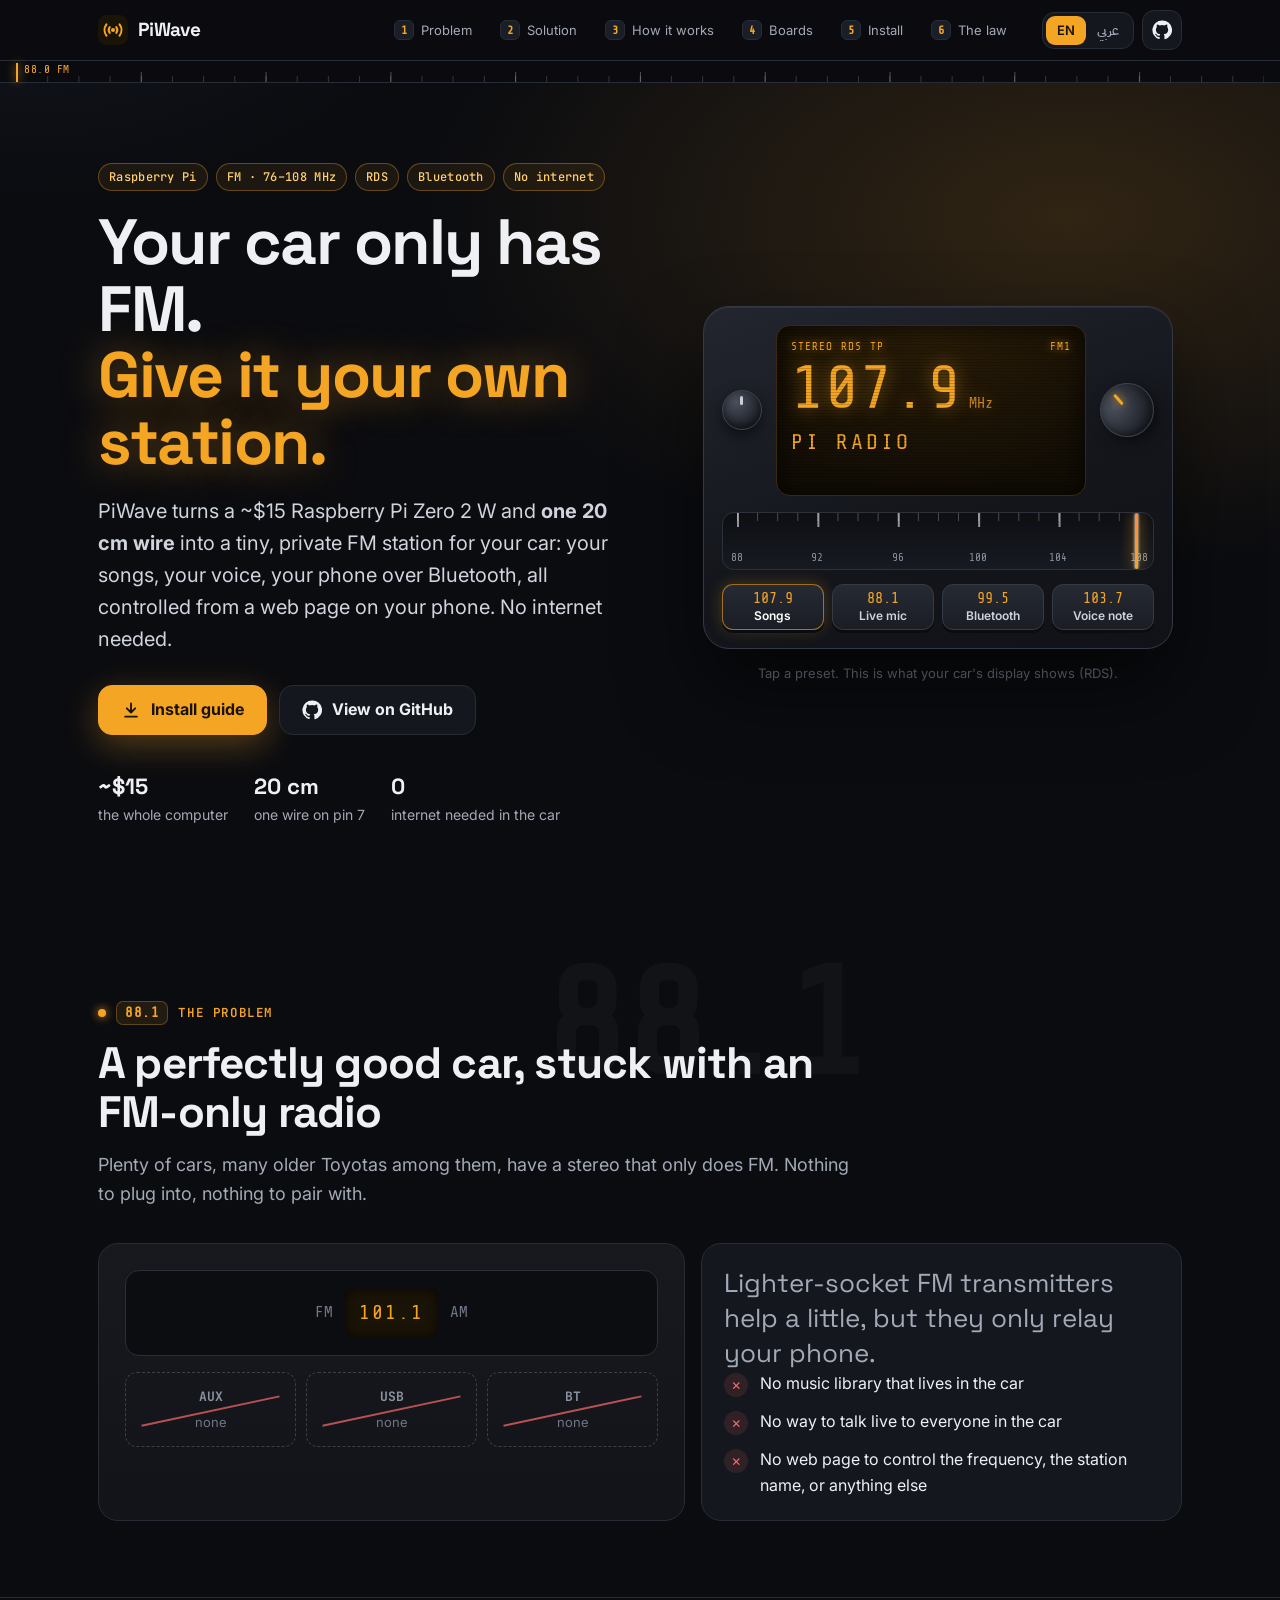
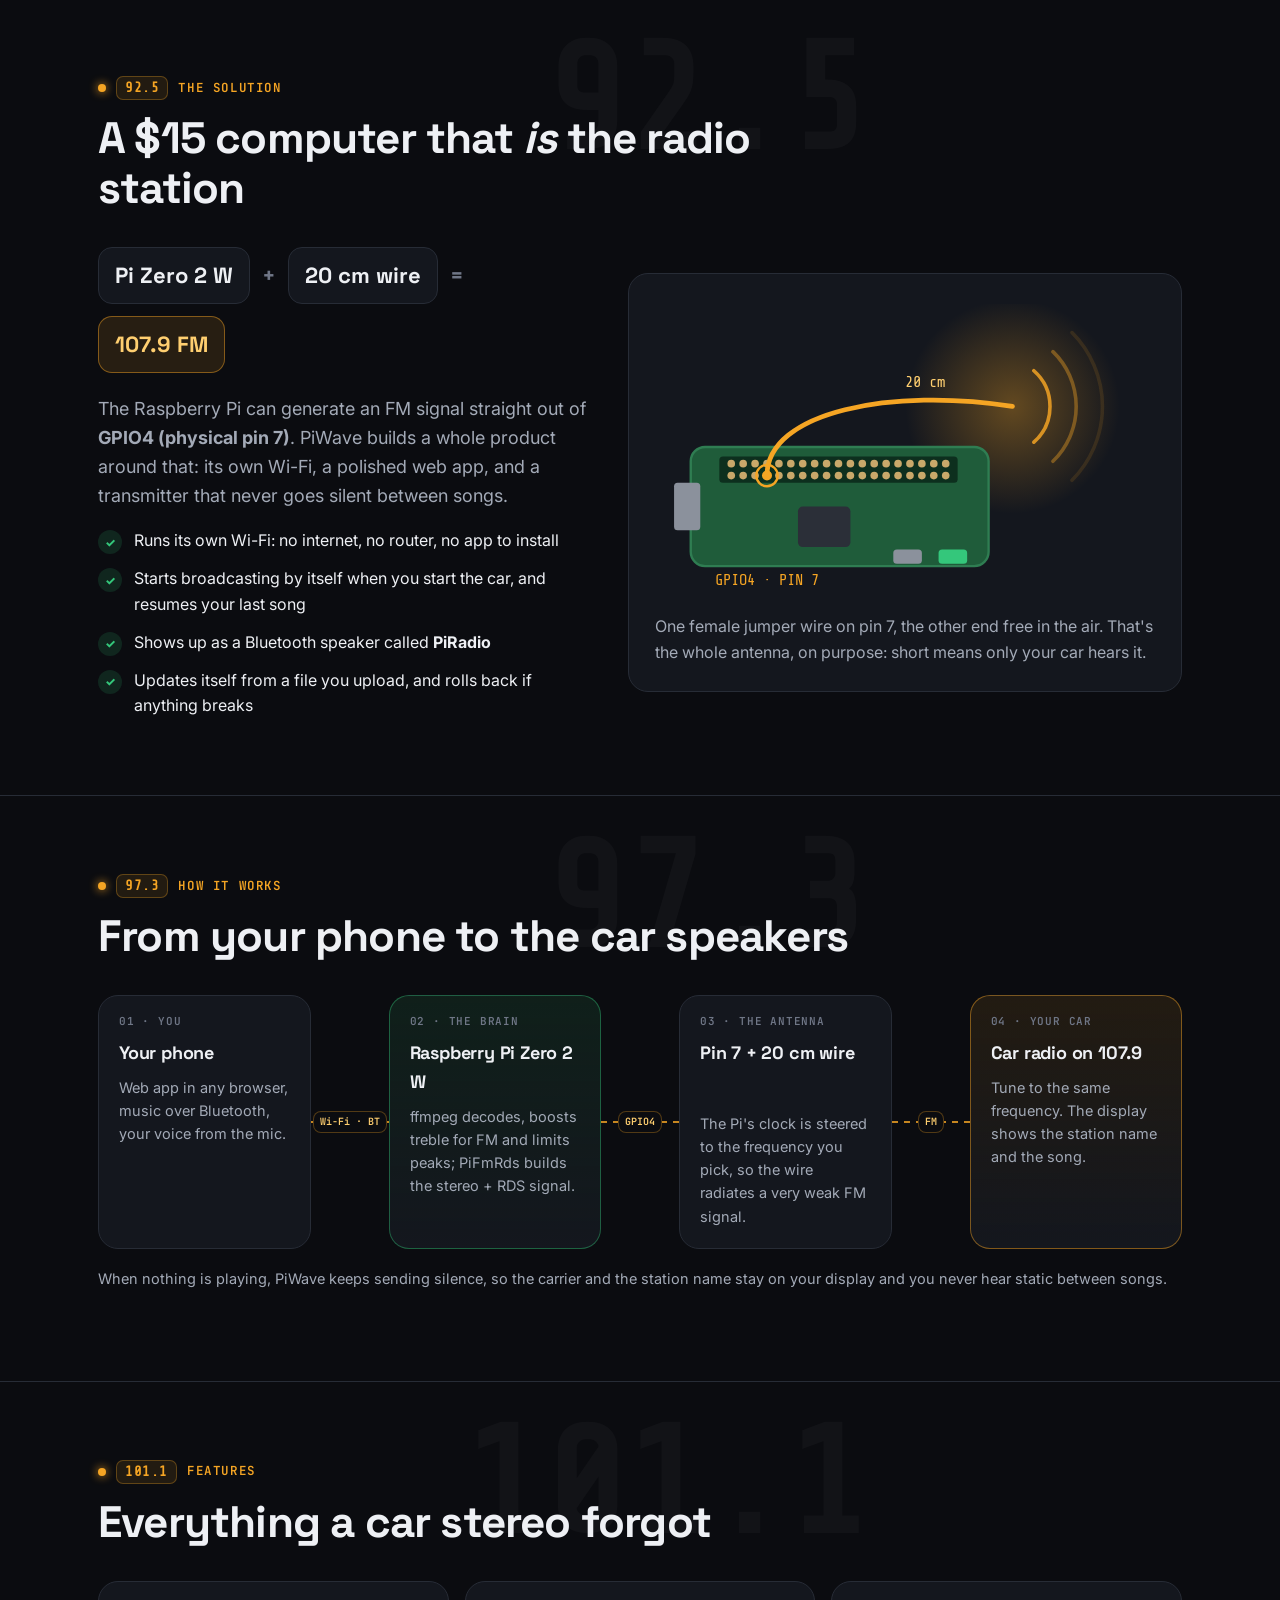
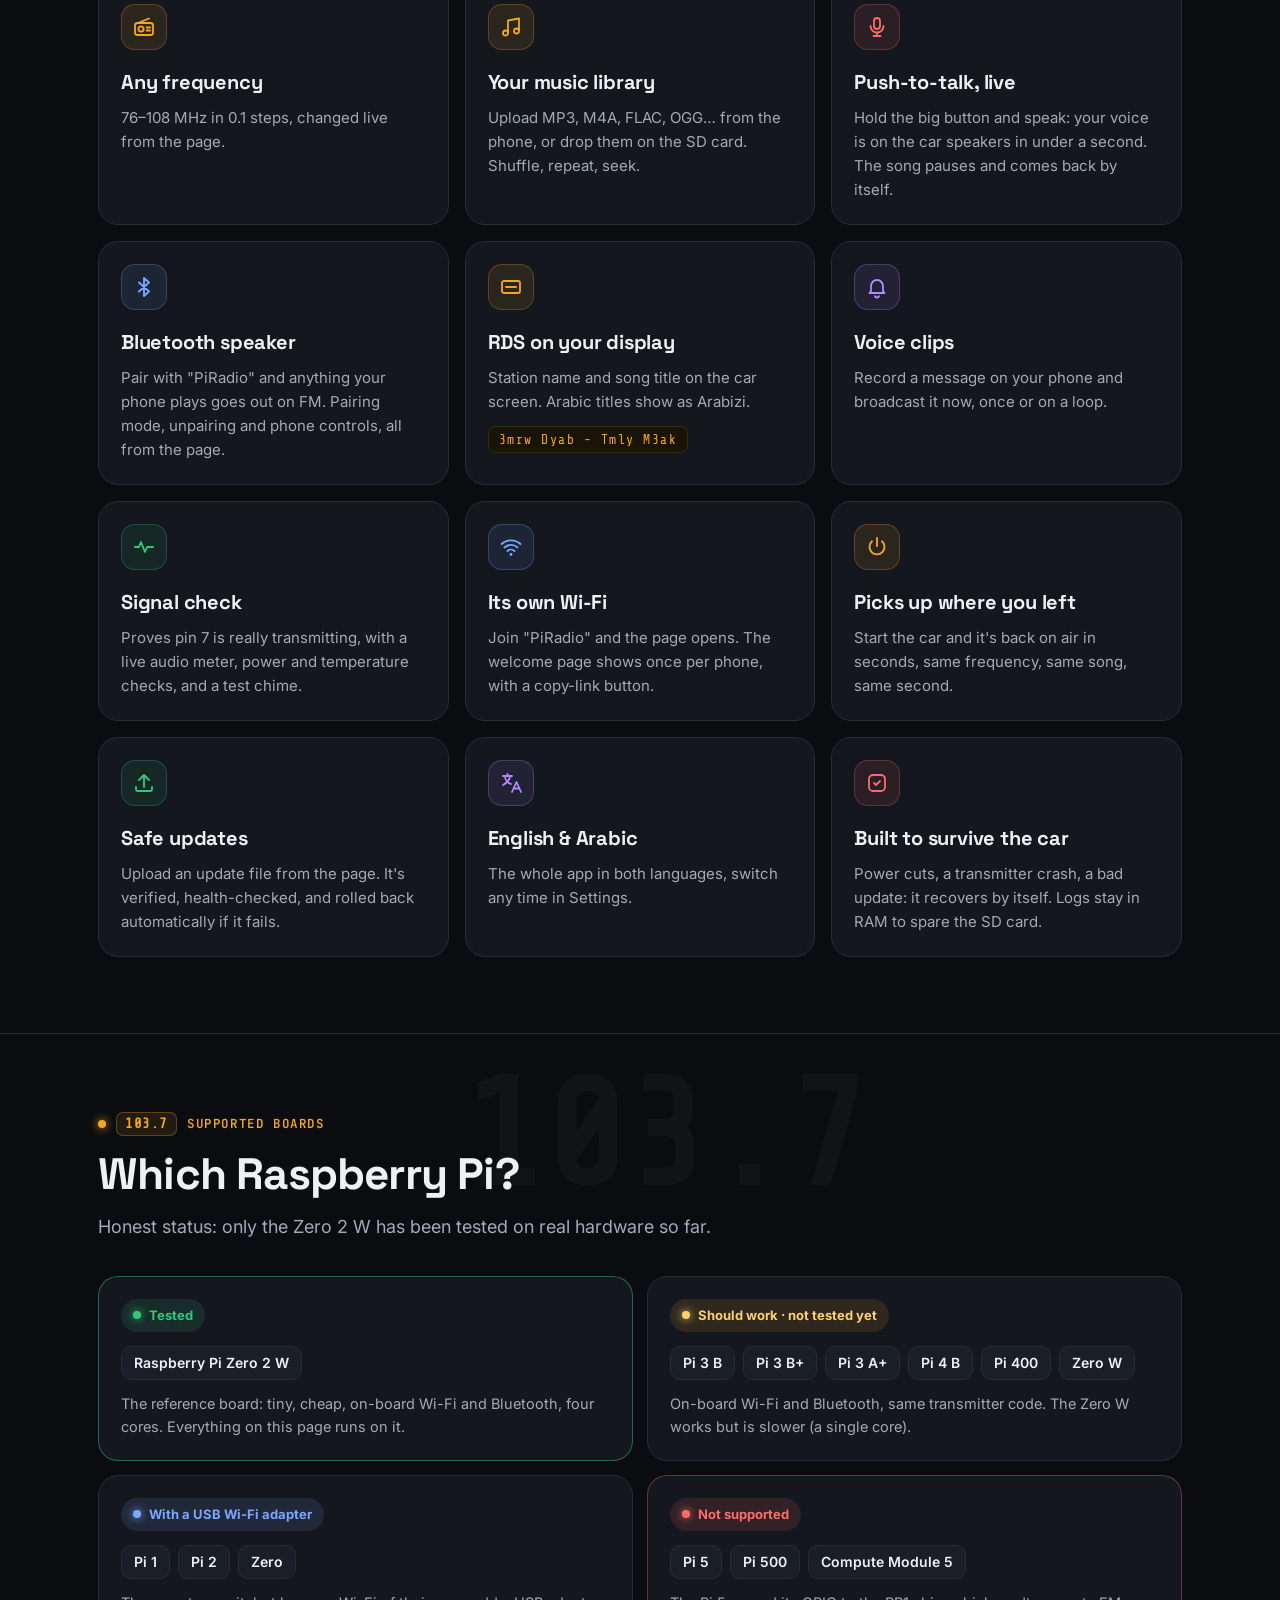
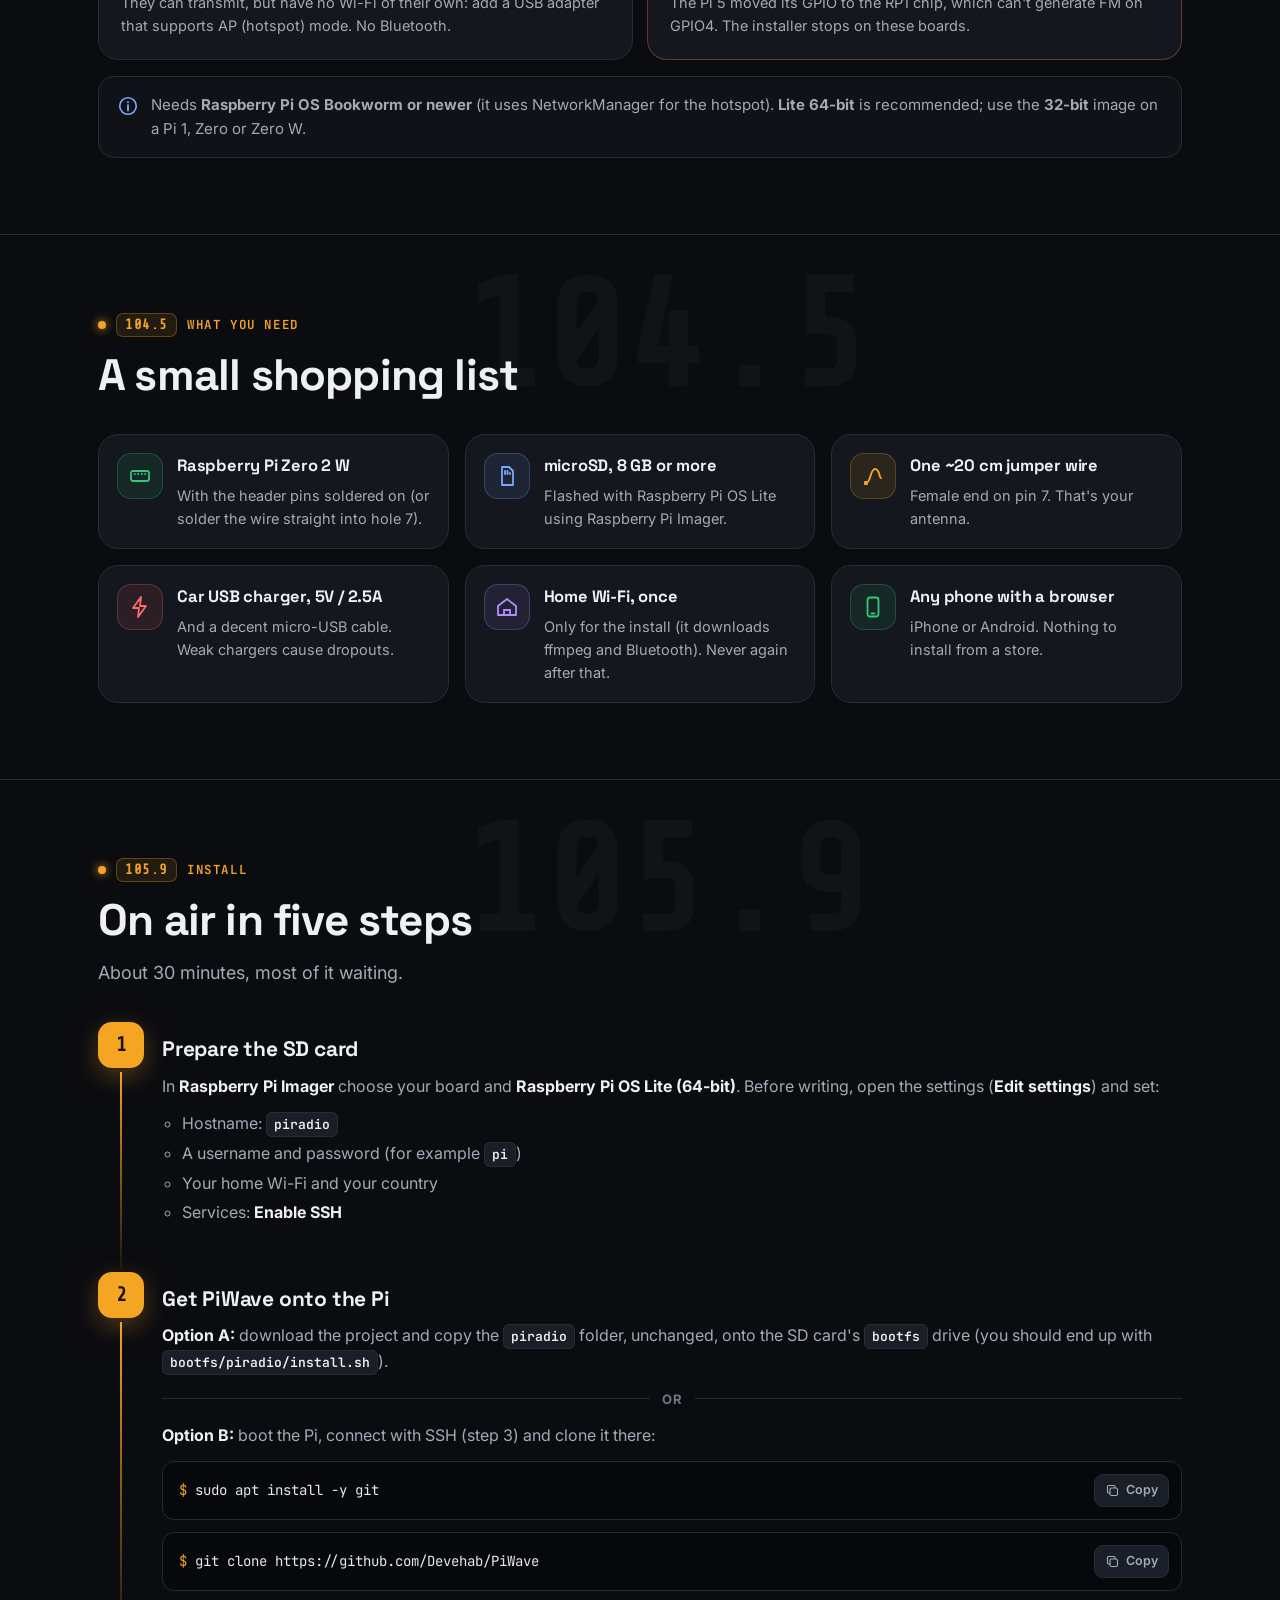
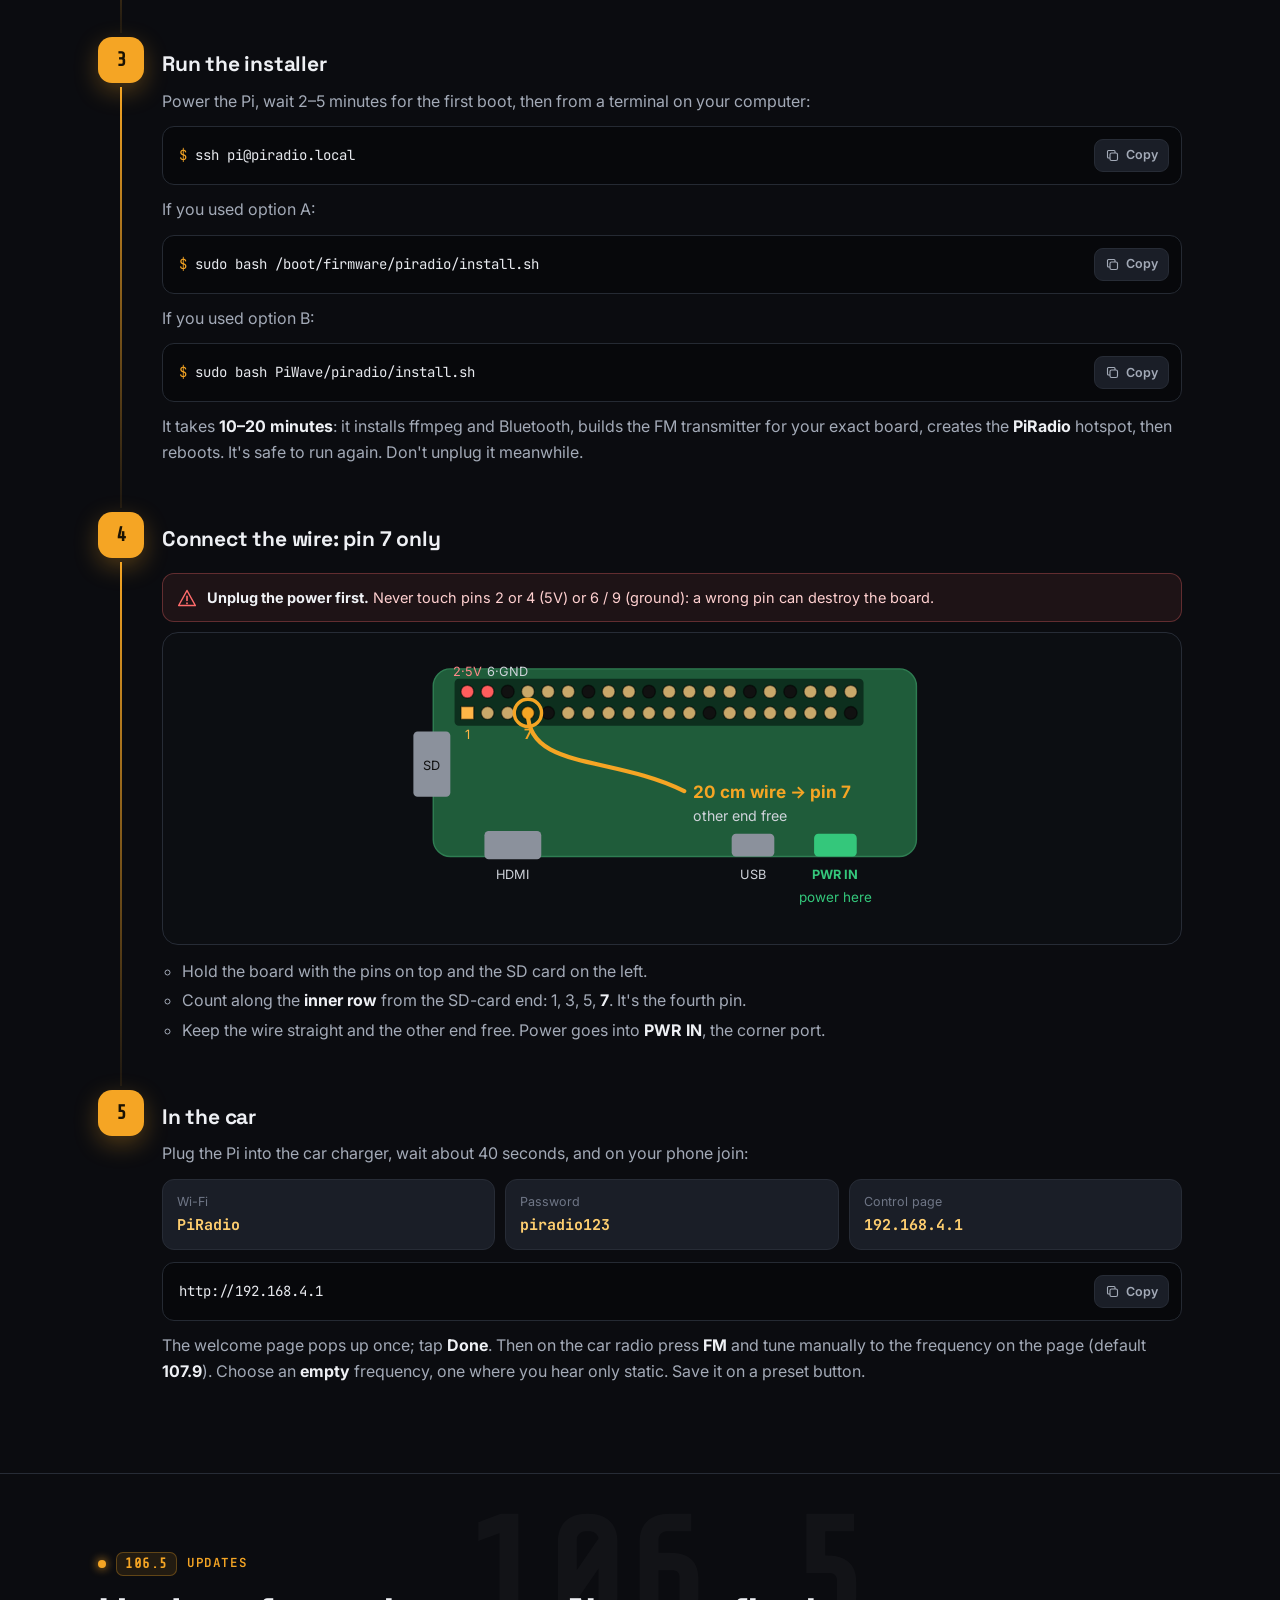
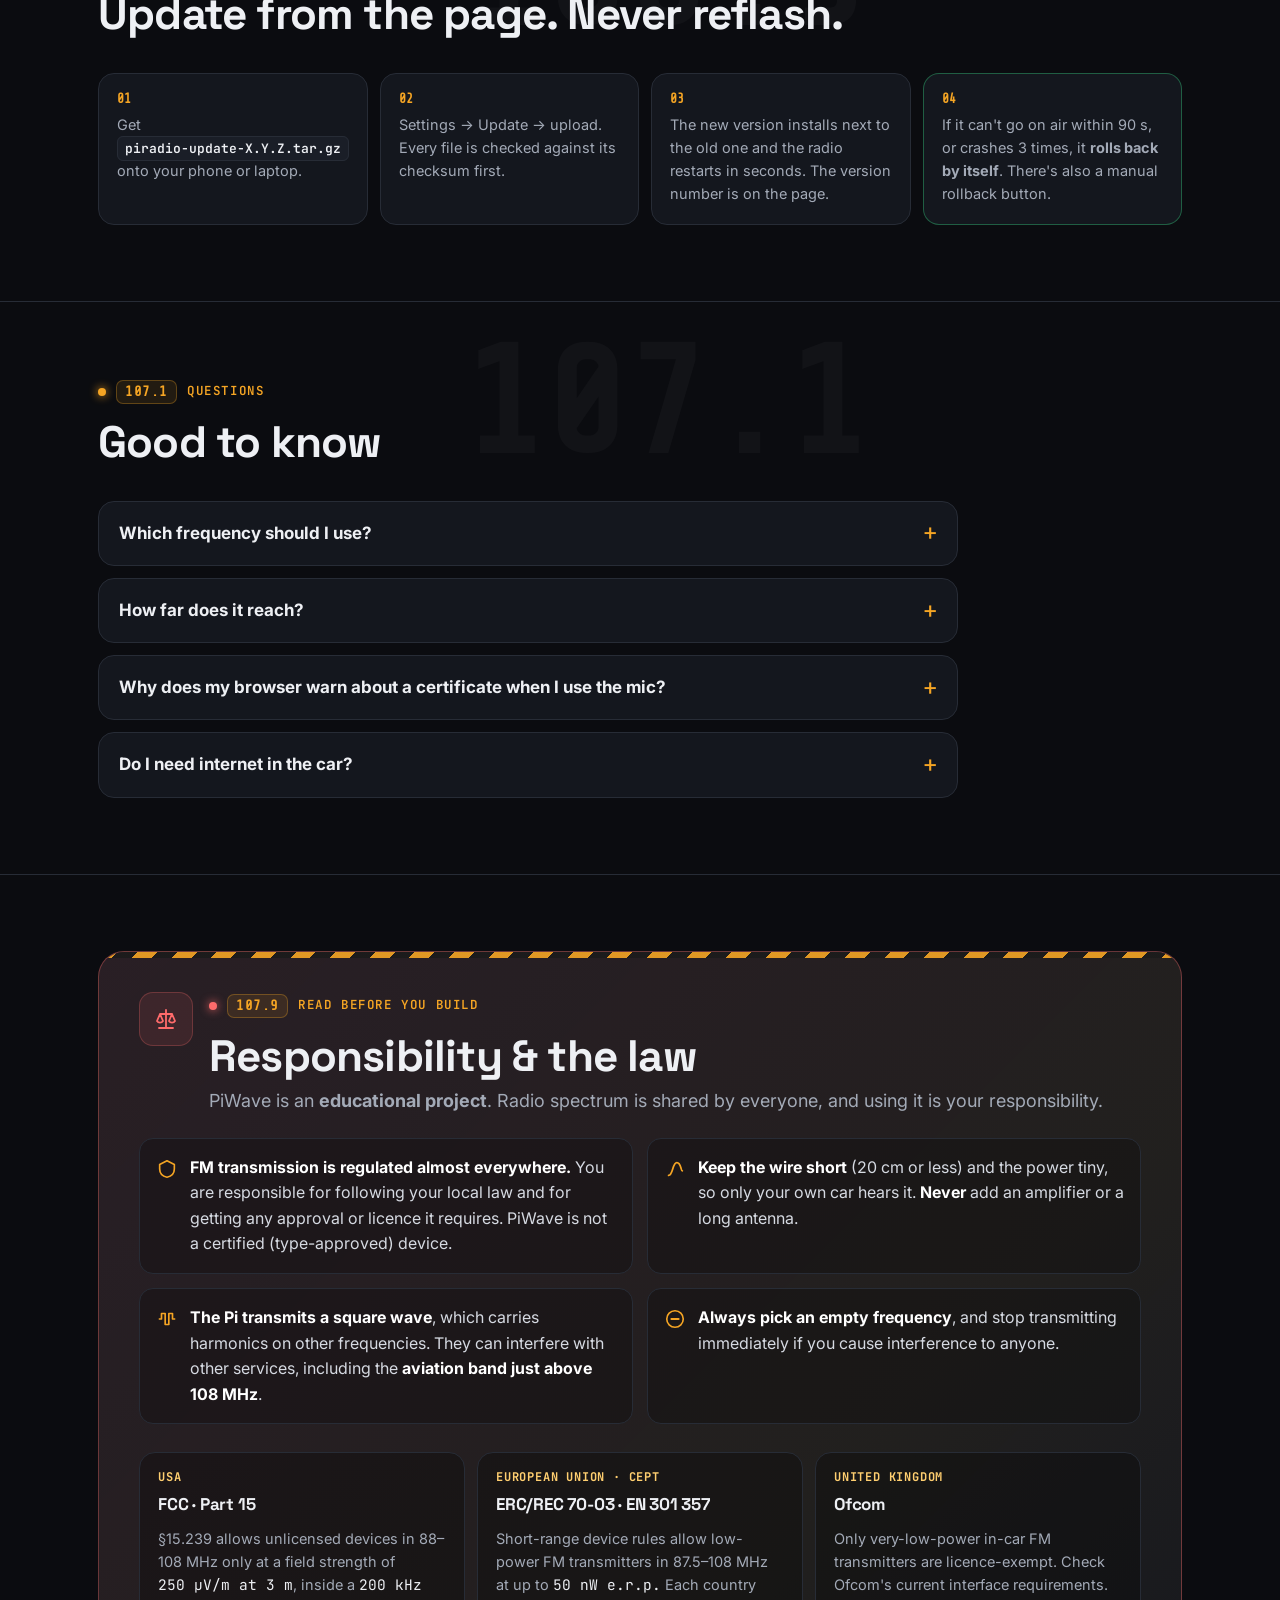
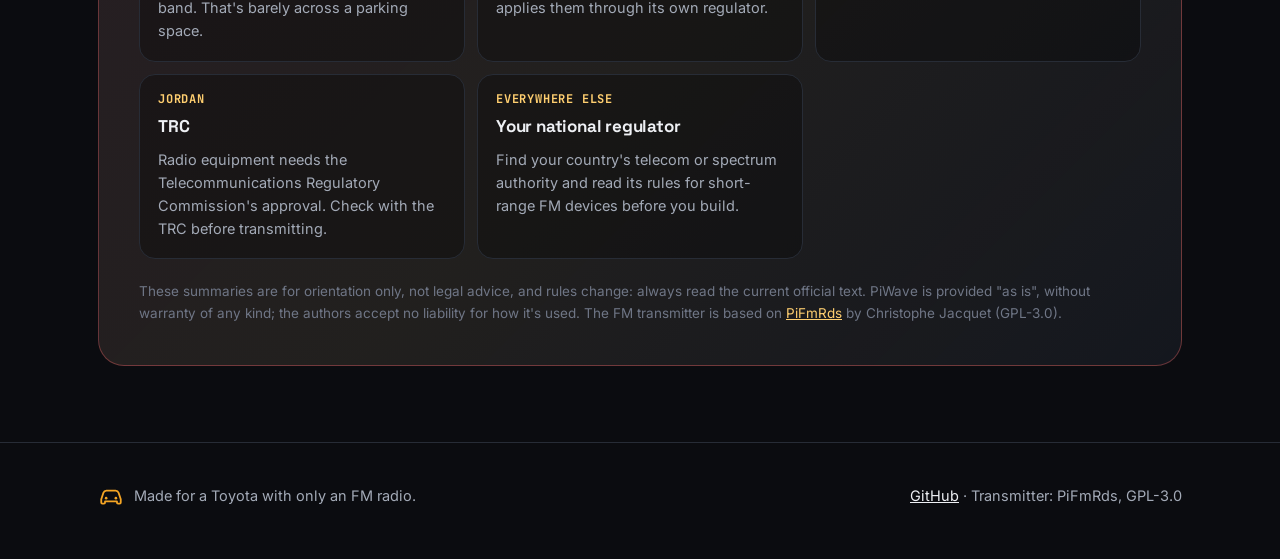
<file: index.html>
<!doctype html>
<html lang="en" dir="ltr">
<head>
<meta charset="utf-8">
<meta name="viewport" content="width=device-width, initial-scale=1, viewport-fit=cover">
<title>PiWave — Your car's private FM station, from a Raspberry Pi</title>
<meta name="description" content="PiWave turns a ~$15 Raspberry Pi Zero 2 W and one 20 cm wire into a tiny private FM station for your car: your music, your voice, Bluetooth and RDS, controlled from your phone with no internet.">
<meta name="theme-color" content="#0b0c10">
<meta name="color-scheme" content="dark">
<meta property="og:type" content="website">
<meta property="og:title" content="PiWave — Your car's private FM station">
<meta property="og:description" content="A Raspberry Pi + a 20 cm wire = your own FM station for a car that only has FM. Music, live voice, Bluetooth, RDS. No internet needed.">
<meta property="og:url" content="https://devehab.github.io/PiWave/">
<meta property="og:site_name" content="PiWave">
<meta name="twitter:card" content="summary">
<link rel="icon" href="data:image/svg+xml,%3Csvg xmlns='http://www.w3.org/2000/svg' viewBox='0 0 32 32'%3E%3Crect width='32' height='32' rx='8' fill='%230b0c10'/%3E%3Cpath d='M9 22a10 10 0 0 1 0-12M23 10a10 10 0 0 1 0 12M12.5 19a5 5 0 0 1 0-6M19.5 13a5 5 0 0 1 0 6' fill='none' stroke='%23f5a524' stroke-width='2.2' stroke-linecap='round'/%3E%3Ccircle cx='16' cy='16' r='2.2' fill='%23f5a524'/%3E%3C/svg%3E">
<link rel="preconnect" href="https://fonts.googleapis.com">
<link rel="preconnect" href="https://fonts.gstatic.com" crossorigin>
<link href="https://fonts.googleapis.com/css2?family=IBM+Plex+Sans+Arabic:wght@400;500;700&family=Inter:wght@400;500;600;700&family=JetBrains+Mono:wght@400;600&family=Share+Tech+Mono&family=Space+Grotesk:wght@500;700&display=swap" rel="stylesheet">
<style>
:root {
  --bg: #0b0c10; --bg2: #101218; --card: #14171e; --card2: #1a1e27; --line: #272c36;
  --text: #eef0f4; --muted: #a3aab7; --dim: #6f7686;
  --amber: #f5a524; --amber2: #ffcf70; --ink: #1a1203;
  --good: #34c77b; --bad: #ff6b6b; --blue: #7aa7ff; --violet: #b18cff;
  --r: 20px;
  --f-body: "Inter", system-ui, -apple-system, "Segoe UI", sans-serif;
  --f-head: "Space Grotesk", "Inter", system-ui, sans-serif;
  --f-mono: "JetBrains Mono", ui-monospace, "SF Mono", Menlo, monospace;
  --f-lcd: "Share Tech Mono", ui-monospace, monospace;
}
html[lang="ar"] {
  --f-body: "IBM Plex Sans Arabic", "Inter", system-ui, sans-serif;
  --f-head: "IBM Plex Sans Arabic", "Space Grotesk", system-ui, sans-serif;
}
html[lang="en"] [data-l="ar"], html[lang="ar"] [data-l="en"] { display: none !important; }
* { box-sizing: border-box; }
html { scroll-behavior: smooth; -webkit-text-size-adjust: 100%; }
body { margin: 0; background: var(--bg); color: var(--text); font-family: var(--f-body); line-height: 1.6; overflow-x: hidden; }
html[lang="ar"] body { line-height: 1.85; }
a { color: var(--amber2); }
img, svg { max-width: 100%; }
::selection { background: rgba(245, 165, 36, .35); }
:focus-visible { outline: 3px solid var(--amber); outline-offset: 3px; border-radius: 8px; }
.skip { position: absolute; inset-inline-start: 16px; top: -60px; z-index: 100; background: var(--amber); color: var(--ink); padding: 10px 14px; border-radius: 10px; font-weight: 700; }
.skip:focus { top: 12px; }
.wrap { width: 100%; max-width: 1140px; margin: 0 auto; padding: 0 16px; }
@media (min-width: 720px) { .wrap { padding: 0 28px; } }

/* ------------------------------------------------ header + scroll tuner */
.top { position: sticky; top: 0; z-index: 50; background: rgba(11, 12, 16, .82); backdrop-filter: blur(14px); -webkit-backdrop-filter: blur(14px); border-bottom: 1px solid var(--line); }
.top-row { display: flex; align-items: center; gap: 14px; height: 60px; }
.brand { display: flex; align-items: center; gap: 10px; text-decoration: none; color: var(--text); font-family: var(--f-head); font-weight: 700; font-size: 19px; letter-spacing: -.2px; }
.brand svg { width: 30px; height: 30px; }
.presets-nav { display: none; gap: 6px; margin-inline-start: auto; }
.presets-nav a { display: flex; align-items: center; gap: 7px; text-decoration: none; color: var(--muted); font-size: 13px; padding: 6px 10px; border-radius: 10px; border: 1px solid transparent; white-space: nowrap; }
.presets-nav a b { font-family: var(--f-lcd); font-size: 12px; width: 20px; height: 20px; border-radius: 6px; display: grid; place-items: center; background: var(--card2); color: var(--amber); border: 1px solid var(--line); }
.presets-nav a:hover, .presets-nav a.on { color: var(--text); border-color: var(--line); background: var(--card); }
.presets-nav a.on b { background: var(--amber); color: var(--ink); }
.tools { display: flex; align-items: center; gap: 8px; margin-inline-start: auto; }
@media (min-width: 1020px) { .presets-nav { display: flex; } .tools { margin-inline-start: 10px; } }
.lang { display: flex; padding: 3px; border: 1px solid var(--line); border-radius: 12px; background: var(--card); }
.lang button { font: 600 13px/1 var(--f-body); color: var(--muted); background: none; border: 0; padding: 8px 11px; border-radius: 9px; cursor: pointer; }
.lang button[lang="ar"] { font-family: "IBM Plex Sans Arabic", sans-serif; }
.lang button[aria-pressed="true"] { background: var(--amber); color: var(--ink); }
.gh { display: grid; place-items: center; width: 40px; height: 40px; border-radius: 12px; border: 1px solid var(--line); background: var(--card); color: var(--text); }
.gh svg { width: 20px; height: 20px; }
.tuner { position: relative; height: 22px; border-top: 1px solid var(--line); }
.tuner .scale { position: absolute; inset: 0 16px; background:
  repeating-linear-gradient(90deg, rgba(255,255,255,.18) 0 1px, transparent 1px 100%) 0 100% / calc(100% / 40) 6px no-repeat,
  repeating-linear-gradient(90deg, rgba(255,255,255,.28) 0 1px, transparent 1px 100%) 0 100% / calc(100% / 10) 10px no-repeat; }
.tuner .scale { background-repeat: repeat-x; }
.tuner .needle { position: absolute; top: 2px; bottom: 0; width: 2px; background: var(--amber); box-shadow: 0 0 10px var(--amber); left: 16px; transition: left .12s linear; }
.tuner .tag { position: absolute; top: 3px; font: 11px/1 var(--f-lcd); color: var(--amber); white-space: nowrap; letter-spacing: .5px; }

/* ------------------------------------------------ hero */
.hero { position: relative; padding: 54px 0 70px; overflow: hidden; }
.hero::before { content: ""; position: absolute; inset: -20% -10% auto; height: 120%; background:
  radial-gradient(60% 50% at 78% 30%, rgba(245, 165, 36, .16), transparent 70%),
  radial-gradient(40% 40% at 10% 0%, rgba(122, 167, 255, .08), transparent 70%); pointer-events: none; }
.hero-grid { position: relative; display: grid; gap: 44px; align-items: center; }
@media (min-width: 960px) { .hero-grid { grid-template-columns: 1.05fr .95fr; gap: 56px; } .hero { padding: 80px 0 96px; } }
.eyebrow { display: inline-flex; flex-wrap: wrap; gap: 8px; margin: 0 0 18px; padding: 0; list-style: none; }
.eyebrow li { font: 500 12px/1 var(--f-mono); color: var(--amber2); border: 1px solid rgba(245, 165, 36, .35); background: rgba(245, 165, 36, .07); padding: 7px 10px; border-radius: 99px; letter-spacing: .3px; }
html[lang="ar"] .eyebrow li { font-family: var(--f-body); font-size: 13px; }
h1 { font-family: var(--f-head); font-size: clamp(36px, 7.4vw, 64px); line-height: 1.04; letter-spacing: -1.5px; margin: 0 0 20px; }
html[lang="ar"] h1 { letter-spacing: 0; line-height: 1.3; font-size: clamp(32px, 6.6vw, 56px); }
h1 .glow { color: var(--amber); text-shadow: 0 0 40px rgba(245, 165, 36, .45); }
.lead { font-size: clamp(17px, 2.3vw, 20px); color: #cfd4dd; margin: 0 0 30px; max-width: 590px; }
.cta { display: flex; flex-wrap: wrap; gap: 12px; }
.btn { display: inline-flex; align-items: center; justify-content: center; gap: 10px; min-height: 50px; padding: 0 22px; border-radius: 14px; font-weight: 700; font-size: 16px; text-decoration: none; border: 1px solid var(--line); color: var(--text); background: var(--card); transition: transform .15s, box-shadow .2s, background .2s; }
.btn svg { width: 20px; height: 20px; }
.btn.primary { background: var(--amber); color: var(--ink); border-color: var(--amber); box-shadow: 0 10px 34px rgba(245, 165, 36, .32); }
.btn:hover { transform: translateY(-2px); }
.btn.primary:hover { box-shadow: 0 14px 40px rgba(245, 165, 36, .45); }
.hero-meta { display: flex; flex-wrap: wrap; gap: 18px 26px; margin-top: 34px; color: var(--muted); font-size: 14px; }
.hero-meta b { display: block; text-align: start; color: var(--text); font-family: var(--f-head); font-size: 22px; }
html[lang="ar"] .hero-meta b { font-size: 20px; }

/* the radio faceplate */
.radio-wrap { position: relative; display: grid; justify-items: center; }
.rings { position: absolute; inset: -30% -20%; pointer-events: none; display: grid; place-items: center; }
.rings i { position: absolute; width: 60%; aspect-ratio: 1; border-radius: 50%; border: 1.5px solid rgba(245, 165, 36, .35); animation: ring 4.2s cubic-bezier(.2, .6, .3, 1) infinite; opacity: 0; }
.rings i:nth-child(2) { animation-delay: 1.4s; } .rings i:nth-child(3) { animation-delay: 2.8s; }
@keyframes ring { 0% { transform: scale(.55); opacity: .9; } 100% { transform: scale(1.6); opacity: 0; } }
.radio { position: relative; width: 100%; max-width: 470px; padding: 18px; border-radius: 26px; background: linear-gradient(160deg, #23262f, #14161c 55%, #101217); border: 1px solid #343946; box-shadow: 0 40px 80px rgba(0, 0, 0, .55), inset 0 1px 0 rgba(255, 255, 255, .06); }
.radio-top { display: flex; align-items: center; gap: 14px; }
.knob { flex: none; width: 54px; height: 54px; border-radius: 50%; background: radial-gradient(circle at 35% 30%, #4a4f5c, #1d2027 70%); border: 1px solid #3c414d; box-shadow: 0 6px 14px rgba(0, 0, 0, .5), inset 0 -3px 6px rgba(0, 0, 0, .4); position: relative; }
.knob::after { content: ""; position: absolute; left: 50%; top: 6px; width: 3px; height: 13px; margin-left: -1.5px; border-radius: 2px; background: var(--amber); box-shadow: 0 0 8px var(--amber); }
.knob.small { width: 40px; height: 40px; } .knob.small::after { height: 9px; top: 5px; background: #c9ced8; box-shadow: none; }
.lcd { position: relative; flex: 1; min-width: 0; padding: 12px 14px; border-radius: 14px; background: radial-gradient(120% 140% at 50% 0%, #2a1d07, #120d05 70%); border: 1px solid #3a2a0d; box-shadow: inset 0 0 24px rgba(0, 0, 0, .7); overflow: hidden; color: var(--amber); font-family: var(--f-lcd); }
.lcd::after { content: ""; position: absolute; inset: 0; background: repeating-linear-gradient(0deg, rgba(0, 0, 0, .18) 0 1px, transparent 1px 3px); pointer-events: none; }
.lcd .noise { position: absolute; inset: 0; opacity: 0; pointer-events: none; background-image: url("data:image/svg+xml,%3Csvg xmlns='http://www.w3.org/2000/svg' width='120' height='120'%3E%3Cfilter id='n'%3E%3CfeTurbulence baseFrequency='.9' numOctaves='2' stitchTiles='stitch'/%3E%3C/filter%3E%3Crect width='120' height='120' filter='url(%23n)' opacity='.55'/%3E%3C/svg%3E"); mix-blend-mode: screen; }
.radio.tuning .lcd .noise { opacity: .35; animation: noise .2s steps(3) infinite; }
@keyframes noise { 0% { background-position: 0 0; } 33% { background-position: 40px 17px; } 66% { background-position: -23px 51px; } }
.ind { display: flex; gap: 8px; font-size: 11px; letter-spacing: 1px; }
.ind span { opacity: .22; transition: opacity .3s; }
.radio.locked .ind span { opacity: 1; text-shadow: 0 0 8px rgba(245, 165, 36, .8); }
.ind .fm { opacity: 1; margin-inline-start: auto; }
.readout { display: flex; align-items: baseline; gap: 8px; margin: 2px 0 0; text-shadow: 0 0 18px rgba(245, 165, 36, .55); }
.readout span { font-size: clamp(46px, 11vw, 62px); line-height: 1; letter-spacing: 1px; }
.readout small { font-size: 15px; opacity: .8; }
.ps { font-size: 22px; letter-spacing: 3px; min-height: 28px; margin-top: 6px; }
.rt { position: relative; overflow: hidden; white-space: nowrap; font-size: 14px; opacity: .85; min-height: 20px; }
.rt span { display: inline-block; padding-inline-start: 100%; animation: marquee 9s linear infinite; }
.radio:not(.locked) .rt span, .radio:not(.locked) .ps { visibility: hidden; }
@keyframes marquee { from { transform: translateX(0); } to { transform: translateX(-100%); } }
.dial { position: relative; height: 58px; margin: 16px 0 14px; border-radius: 12px; background: linear-gradient(#0d0f13, #171a21); border: 1px solid #2c313c; overflow: hidden; }
.dial .ticks { position: absolute; inset: 0 14px 22px; background:
  repeating-linear-gradient(90deg, rgba(255,255,255,.55) 0 1.5px, transparent 1.5px 100%) 0 0 / calc(100% / 5) 14px repeat-x,
  repeating-linear-gradient(90deg, rgba(255,255,255,.25) 0 1px, transparent 1px 100%) 0 0 / calc(100% / 20) 8px repeat-x; }
.dial .nums { position: absolute; left: 14px; right: 14px; bottom: 6px; display: flex; justify-content: space-between; font: 11px/1 var(--f-lcd); color: #8a909c; }
.dial .nums span { width: 0; display: flex; justify-content: center; }
.dial .needle { position: absolute; top: 0; bottom: 0; width: 3px; margin-left: -1.5px; background: linear-gradient(#ff8a3d, var(--amber)); box-shadow: 0 0 14px var(--amber), 0 0 3px #fff; border-radius: 2px; }
.dial-inner { position: absolute; left: 14px; right: 14px; top: 0; bottom: 0; }
.presets { display: grid; grid-template-columns: repeat(4, 1fr); gap: 8px; }
.presets button { position: relative; min-height: 46px; border-radius: 11px; border: 1px solid #343a46; background: linear-gradient(#262a33, #1a1d24); color: #cdd2db; font: 600 12px/1.2 var(--f-body); cursor: pointer; box-shadow: 0 3px 0 #0b0c0f; transition: transform .08s, box-shadow .08s, color .2s; padding: 6px 4px; }
.presets button b { display: block; font: 15px/1 var(--f-lcd); color: var(--amber); margin-bottom: 3px; }
.presets button:active { transform: translateY(2px); box-shadow: 0 1px 0 #0b0c0f; }
.presets button[aria-pressed="true"] { color: #fff; border-color: rgba(245, 165, 36, .6); box-shadow: 0 3px 0 #0b0c0f, 0 0 16px rgba(245, 165, 36, .25); }
.radio-cap { margin: 14px 0 0; font-size: 13px; color: var(--dim); text-align: center; }

/* ------------------------------------------------ sections */
section { position: relative; padding: 76px 0; scroll-margin-top: 82px; }
section + section { border-top: 1px solid var(--line); }
.sec-head { position: relative; margin-bottom: 34px; max-width: 760px; }
.sec-head .ghost { position: absolute; top: -48px; inset-inline-end: -10px; font: 700 clamp(72px, 16vw, 150px)/1 var(--f-lcd); color: rgba(255, 255, 255, .03); pointer-events: none; user-select: none; }
.station { display: inline-flex; align-items: center; gap: 10px; font: 600 12.5px/1 var(--f-mono); color: var(--amber); letter-spacing: .6px; text-transform: uppercase; margin-bottom: 14px; }
html[lang="ar"] .station { font-family: var(--f-body); font-size: 14px; letter-spacing: 0; text-transform: none; }
.station .dot { width: 8px; height: 8px; border-radius: 50%; background: var(--amber); box-shadow: 0 0 10px var(--amber); }
.station .mhz { font-family: var(--f-lcd); font-size: 14px; padding: 4px 8px; border-radius: 7px; background: rgba(245, 165, 36, .1); border: 1px solid rgba(245, 165, 36, .3); }
h2 { font-family: var(--f-head); font-size: clamp(28px, 5vw, 44px); line-height: 1.12; letter-spacing: -.8px; margin: 0 0 14px; }
html[lang="ar"] h2 { letter-spacing: 0; line-height: 1.35; }
.sub { color: var(--muted); font-size: 18px; margin: 0; }
h3 { font-family: var(--f-head); font-size: 20px; margin: 0 0 8px; letter-spacing: -.2px; }
html[lang="ar"] h3 { letter-spacing: 0; }
.card { background: var(--card); border: 1px solid var(--line); border-radius: var(--r); padding: 22px; }
.card p { margin: 0; color: var(--muted); }
.grid { display: grid; gap: 16px; }
@media (min-width: 700px) { .grid.g2 { grid-template-columns: repeat(2, 1fr); } .grid.g3 { grid-template-columns: repeat(2, 1fr); } }
@media (min-width: 980px) { .grid.g3 { grid-template-columns: repeat(3, 1fr); } .grid.g4 { grid-template-columns: repeat(4, 1fr); } }
@media (min-width: 640px) and (max-width: 979px) { .grid.g4 { grid-template-columns: repeat(2, 1fr); } }
.ico { width: 46px; height: 46px; border-radius: 14px; display: grid; place-items: center; margin-bottom: 16px; background: rgba(245, 165, 36, .1); color: var(--amber); border: 1px solid rgba(245, 165, 36, .25); }
.ico svg { width: 24px; height: 24px; }
.ico.red { background: rgba(255, 107, 107, .1); color: var(--bad); border-color: rgba(255, 107, 107, .25); }
.ico.blue { background: rgba(122, 167, 255, .1); color: var(--blue); border-color: rgba(122, 167, 255, .25); }
.ico.green { background: rgba(52, 199, 123, .1); color: var(--good); border-color: rgba(52, 199, 123, .25); }
.ico.violet { background: rgba(177, 140, 255, .1); color: var(--violet); border-color: rgba(177, 140, 255, .25); }

/* problem */
.problem-grid { display: grid; gap: 16px; }
@media (min-width: 900px) { .problem-grid { grid-template-columns: 1.1fr .9fr; align-items: stretch; } }
.dash { position: relative; border-radius: var(--r); padding: 26px; background: linear-gradient(180deg, #17191f, #121419); border: 1px solid var(--line); overflow: hidden; }
.dash-radio { display: flex; align-items: center; justify-content: center; gap: 12px; padding: 18px; border-radius: 14px; background: #0c0d11; border: 1px solid #2a2e37; font-family: var(--f-lcd); color: #6f7686; }
.dash-radio .lcd-mini { padding: 8px 14px; border-radius: 8px; background: #1a1406; color: var(--amber); letter-spacing: 2px; font-size: 20px; box-shadow: inset 0 0 12px rgba(0,0,0,.7); }
.ports { display: grid; grid-template-columns: repeat(3, 1fr); gap: 10px; margin-top: 16px; }
.port { text-align: center; padding: 14px 6px; border-radius: 12px; border: 1px dashed #3a3f4a; color: var(--dim); font-size: 13px; position: relative; }
.port b { display: block; font-family: var(--f-mono); font-size: 13px; color: #8b92a0; margin-bottom: 4px; }
.port::after { content: ""; position: absolute; left: 14px; right: 14px; top: 50%; height: 2px; background: var(--bad); transform: rotate(-12deg); opacity: .7; }
.checklist { list-style: none; margin: 0; padding: 0; display: grid; gap: 12px; }
.checklist li { display: flex; gap: 12px; align-items: flex-start; }
.checklist li::before { content: "✕"; flex: none; width: 24px; height: 24px; border-radius: 50%; display: grid; place-items: center; font-size: 12px; font-weight: 800; background: rgba(255, 107, 107, .12); color: var(--bad); margin-top: 2px; }
.checklist.ok li::before { content: "✓"; background: rgba(52, 199, 123, .14); color: var(--good); }
.big-quote { font-family: var(--f-head); font-size: clamp(20px, 3vw, 26px); line-height: 1.35; margin: 0 0 18px; }

/* solution */
.solution { display: grid; gap: 28px; align-items: center; }
@media (min-width: 900px) { .solution { grid-template-columns: .95fr 1.05fr; } }
.equation { display: flex; flex-wrap: wrap; align-items: center; gap: 12px; font-family: var(--f-head); font-size: clamp(18px, 2.6vw, 22px); font-weight: 700; margin-bottom: 22px; }
.equation .pill { padding: 10px 16px; border-radius: 14px; background: var(--card); border: 1px solid var(--line); }
.equation .pill.hl { background: rgba(245, 165, 36, .12); border-color: rgba(245, 165, 36, .45); color: var(--amber2); }
.equation .op { color: var(--dim); }

/* how it works: signal path */
.path { display: grid; gap: 0; }
@media (min-width: 980px) { .path { grid-template-columns: 1fr 78px 1fr 78px 1fr 78px 1fr; align-items: stretch; } }
.node { position: relative; background: var(--card); border: 1px solid var(--line); border-radius: var(--r); padding: 20px; }
.node .k { font: 600 11px/1 var(--f-mono); color: var(--dim); letter-spacing: .8px; text-transform: uppercase; margin-bottom: 12px; }
html[lang="ar"] .node .k { font-family: var(--f-body); font-size: 12px; letter-spacing: 0; text-transform: none; }
.node h3 { font-size: 18px; }
.node p { margin: 0; color: var(--muted); font-size: 14.5px; }
.node.pi { border-color: rgba(52, 199, 123, .4); background: linear-gradient(180deg, rgba(31, 92, 58, .25), var(--card)); }
.node.car { border-color: rgba(245, 165, 36, .45); background: linear-gradient(180deg, rgba(245, 165, 36, .1), var(--card)); }
.link { position: relative; display: grid; place-items: center; min-height: 56px; }
.link .line { position: absolute; left: 50%; top: 0; bottom: 0; width: 2px; margin-left: -1px; background: repeating-linear-gradient(180deg, var(--amber) 0 6px, transparent 6px 12px); background-size: 2px 12px; animation: flow-v 0.8s linear infinite; opacity: .8; }
.link .lbl { position: relative; font: 600 11px/1.2 var(--f-mono); color: var(--amber2); background: var(--bg); padding: 4px 8px; border-radius: 8px; border: 1px solid rgba(245, 165, 36, .3); text-align: center; }
html[lang="ar"] .link .lbl { font-family: var(--f-body); font-size: 12px; }
@keyframes flow-v { to { background-position: 0 12px; } }
@media (min-width: 980px) {
  .link .line { left: 0; right: 0; top: 50%; bottom: auto; width: auto; height: 2px; margin: -1px 0 0; background: repeating-linear-gradient(90deg, var(--amber) 0 6px, transparent 6px 12px); background-size: 12px 2px; animation: flow-h 0.8s linear infinite; }
  html[dir="rtl"] .link .line { animation-direction: reverse; }
  .link .lbl { font-size: 10px; padding: 4px 6px; white-space: nowrap; }
}
@keyframes flow-h { to { background-position: 12px 0; } }
.pi-art { display: block; width: 100%; height: auto; margin: 4px 0 12px; }
.waves-mini { display: flex; gap: 4px; align-items: center; height: 26px; margin-bottom: 10px; }
.waves-mini i { width: 4px; border-radius: 2px; background: var(--amber); animation: eq 1.1s ease-in-out infinite; }
.waves-mini i:nth-child(2) { animation-delay: -.2s; } .waves-mini i:nth-child(3) { animation-delay: -.45s; } .waves-mini i:nth-child(4) { animation-delay: -.7s; } .waves-mini i:nth-child(5) { animation-delay: -.9s; }
@keyframes eq { 0%, 100% { height: 6px; } 50% { height: 24px; } }
.path-note { margin-top: 18px; color: var(--muted); font-size: 14.5px; }

/* features */
.feat { position: relative; background: var(--card); border: 1px solid var(--line); border-radius: var(--r); padding: 22px; transition: border-color .2s, transform .2s; }
.feat:hover { border-color: rgba(245, 165, 36, .4); transform: translateY(-3px); }
.feat p { margin: 0; color: var(--muted); font-size: 15px; }
.feat .rds { display: inline-block; margin-top: 12px; font: 13px/1 var(--f-lcd); color: var(--amber); background: #1a1406; border: 1px solid #3a2a0d; padding: 6px 10px; border-radius: 8px; letter-spacing: 1.5px; direction: ltr; }

/* boards */
.boards { display: grid; gap: 14px; }
@media (min-width: 860px) { .boards { grid-template-columns: repeat(2, 1fr); } }
.board { border-radius: var(--r); padding: 22px; border: 1px solid var(--line); background: var(--card); }
.board .badge { display: inline-flex; align-items: center; gap: 8px; font-weight: 700; font-size: 13px; padding: 6px 12px; border-radius: 99px; margin-bottom: 14px; }
.board .badge::before { content: ""; width: 8px; height: 8px; border-radius: 50%; background: currentColor; box-shadow: 0 0 8px currentColor; }
.board.t1 { border-color: rgba(52, 199, 123, .45); } .board.t1 .badge { color: var(--good); background: rgba(52, 199, 123, .12); }
.board.t2 .badge { color: var(--amber2); background: rgba(245, 165, 36, .12); }
.board.t3 .badge { color: var(--blue); background: rgba(122, 167, 255, .12); }
.board.t4 { border-color: rgba(255, 107, 107, .35); } .board.t4 .badge { color: var(--bad); background: rgba(255, 107, 107, .12); }
.chips { display: flex; flex-wrap: wrap; gap: 8px; margin: 0 0 12px; padding: 0; list-style: none; }
.chips li { font: 600 14px/1 var(--f-body); padding: 9px 12px; border-radius: 10px; background: var(--card2); border: 1px solid var(--line); direction: ltr; }
.board p { margin: 0; color: var(--muted); font-size: 14.5px; }
.os-note { margin-top: 16px; display: flex; gap: 12px; align-items: flex-start; padding: 16px 18px; border-radius: 16px; background: var(--bg2); border: 1px solid var(--line); color: var(--muted); font-size: 15px; }
.os-note svg { flex: none; width: 22px; height: 22px; color: var(--blue); margin-top: 2px; }

/* what you need */
.need .card { display: flex; gap: 14px; align-items: flex-start; padding: 18px; }
.need .ico { margin: 0; flex: none; }
.need h3 { font-size: 16.5px; margin-bottom: 4px; }
.need p { font-size: 14.5px; }

/* install */
.steps { list-style: none; margin: 0; padding: 0; display: grid; gap: 0; counter-reset: st; }
.step { position: relative; display: grid; grid-template-columns: 46px 1fr; gap: 0 18px; padding-bottom: 34px; }
.step:last-child { padding-bottom: 0; }
.step::before { counter-increment: st; content: counter(st); grid-row: 1 / span 3; width: 46px; height: 46px; border-radius: 14px; display: grid; place-items: center; font: 700 20px/1 var(--f-lcd); background: var(--amber); color: var(--ink); box-shadow: 0 8px 24px rgba(245, 165, 36, .3); position: relative; z-index: 1; }
.step::after { content: ""; position: absolute; top: 50px; bottom: 4px; inset-inline-start: 22px; width: 2px; background: linear-gradient(var(--amber), rgba(245, 165, 36, .08)); }
.step:last-child::after { display: none; }
.step h3 { margin-top: 10px; font-size: 21px; }
.step-body { min-width: 0; color: var(--muted); }
.step-body p { margin: 0 0 12px; }
.step-body ul { margin: 0 0 12px; padding-inline-start: 20px; }
.step-body li { margin: 4px 0; }
.step-body b, .step-body strong { color: var(--text); }
.or { display: flex; align-items: center; gap: 12px; color: var(--dim); font-size: 13px; font-weight: 700; margin: 14px 0; text-transform: uppercase; letter-spacing: 1px; }
.or::before, .or::after { content: ""; height: 1px; flex: 1; background: var(--line); }
.code { position: relative; display: flex; align-items: center; gap: 10px; margin: 8px 0 12px; padding: 12px 12px 12px 16px; border-radius: 12px; background: #07080b; border: 1px solid #252a33; direction: ltr; }
.code code { flex: 1; min-width: 0; overflow-x: auto; white-space: nowrap; font: 14px/1.5 var(--f-mono); color: #e7e9ee; scrollbar-width: thin; }
.code code::before { content: "$ "; color: var(--amber); }
.code code.url::before { content: ""; }
.copy { flex: none; display: inline-flex; align-items: center; gap: 6px; font: 600 12.5px/1 var(--f-body); color: var(--muted); background: var(--card2); border: 1px solid var(--line); border-radius: 9px; padding: 8px 10px; cursor: pointer; }
.copy svg { width: 15px; height: 15px; }
.copy.done { color: var(--good); border-color: rgba(52, 199, 123, .5); }
@media (max-width: 560px) {
  .step { grid-template-columns: 36px 1fr; gap: 0 12px; }
  .step::before { width: 36px; height: 36px; font-size: 17px; border-radius: 11px; }
  .step::after { inset-inline-start: 17px; top: 40px; }
  .code { padding: 10px 10px 10px 12px; align-items: flex-start; }
  .code code { white-space: pre-wrap; word-break: break-all; font-size: 13.5px; }
}
kbd, .k-inline { font: 600 13px/1 var(--f-mono); padding: 3px 7px; border-radius: 6px; background: var(--card2); border: 1px solid var(--line); color: var(--text); direction: ltr; unicode-bidi: isolate; white-space: nowrap; }
.pin-card { margin: 10px 0 14px; padding: 16px; border-radius: 16px; background: #0c0e12; border: 1px solid var(--line); }
.pin-card svg { display: block; width: 100%; max-width: 540px; height: auto; margin: 0 auto; }
.warn-inline { display: flex; gap: 10px; align-items: flex-start; padding: 12px 14px; border-radius: 12px; background: rgba(255, 107, 107, .08); border: 1px solid rgba(255, 107, 107, .3); color: #ffd0d0; font-size: 14.5px; margin: 10px 0; }
.warn-inline svg { flex: none; width: 20px; height: 20px; color: var(--bad); margin-top: 2px; }
.creds { display: grid; gap: 10px; margin: 10px 0 12px; }
@media (min-width: 560px) { .creds { grid-template-columns: repeat(3, 1fr); } }
.cred { padding: 12px 14px; border-radius: 12px; background: var(--card2); border: 1px solid var(--line); }
.cred span { display: block; font-size: 12.5px; color: var(--dim); }
.cred b { font-family: var(--f-mono); font-size: 15px; color: var(--amber2); direction: ltr; unicode-bidi: isolate; }

/* updates */
.update-flow { display: grid; gap: 12px; }
@media (min-width: 860px) { .update-flow { grid-template-columns: repeat(4, 1fr); } }
.uf { padding: 18px; border-radius: 16px; background: var(--card); border: 1px solid var(--line); }
.uf .n { font: 700 13px/1 var(--f-lcd); color: var(--amber); margin-bottom: 8px; }
.uf p { margin: 0; color: var(--muted); font-size: 14.5px; }
.uf.roll { border-color: rgba(52, 199, 123, .4); }

/* faq */
.faq { display: grid; gap: 12px; max-width: 860px; }
details.q { border-radius: 16px; background: var(--card); border: 1px solid var(--line); }
details.q summary { cursor: pointer; list-style: none; padding: 18px 20px; font-weight: 700; font-size: 17px; display: flex; gap: 12px; align-items: center; }
details.q summary::-webkit-details-marker { display: none; }
details.q summary::after { content: "+"; margin-inline-start: auto; font: 400 24px/1 var(--f-mono); color: var(--amber); transition: transform .2s; }
details.q[open] summary::after { transform: rotate(45deg); }
details.q .a { padding: 0 20px 20px; color: var(--muted); }
details.q .a p { margin: 0 0 10px; }
.range { width: 100%; border-collapse: collapse; font-size: 14.5px; margin-top: 6px; }
.range th, .range td { padding: 10px 8px; text-align: start; border-bottom: 1px solid var(--line); }
.range th { color: var(--dim); font-weight: 600; font-size: 13px; }
.range td:first-child { font-family: var(--f-mono); color: var(--text); white-space: nowrap; }
.range tr.best td { background: rgba(52, 199, 123, .08); }
.range .bar { display: block; height: 6px; border-radius: 3px; background: linear-gradient(90deg, var(--good), var(--amber)); }
.range tr.no .bar { background: var(--bad); }

/* law */
.law { position: relative; border-radius: 26px; padding: 30px 22px; background:
  linear-gradient(135deg, rgba(255, 107, 107, .09), rgba(245, 165, 36, .06) 60%, transparent), var(--card);
  border: 1px solid rgba(255, 107, 107, .35); overflow: hidden; }
@media (min-width: 720px) { .law { padding: 40px; } }
.law::before { content: ""; position: absolute; inset: 0 0 auto; height: 6px; background: repeating-linear-gradient(-45deg, var(--amber) 0 14px, #1b1b1b 14px 28px); opacity: .9; }
.law-head { display: flex; gap: 16px; align-items: flex-start; margin-bottom: 22px; }
.law-head .ico { margin: 0; flex: none; width: 54px; height: 54px; }
@media (max-width: 560px) { .law-head { flex-direction: column; gap: 12px; } }
.law h2 { margin-bottom: 6px; }
.law-list { list-style: none; margin: 0 0 28px; padding: 0; display: grid; gap: 14px; }
@media (min-width: 900px) { .law-list { grid-template-columns: repeat(2, 1fr); } }
.law-list li { display: flex; gap: 12px; padding: 16px; border-radius: 14px; background: rgba(0, 0, 0, .25); border: 1px solid var(--line); color: #d6dae2; }
.law-list li svg { flex: none; width: 22px; height: 22px; color: var(--amber); margin-top: 3px; }
.law-list li b { color: #fff; }
.regs { display: grid; gap: 12px; }
@media (min-width: 760px) { .regs { grid-template-columns: repeat(2, 1fr); } }
@media (min-width: 1080px) { .regs { grid-template-columns: repeat(3, 1fr); } }
.reg { padding: 18px; border-radius: 16px; background: rgba(0, 0, 0, .3); border: 1px solid var(--line); }
.reg .where { font: 700 12px/1 var(--f-mono); color: var(--amber2); letter-spacing: .8px; text-transform: uppercase; margin-bottom: 8px; }
html[lang="ar"] .reg .where { font-family: var(--f-body); font-size: 13px; letter-spacing: 0; text-transform: none; }
.reg h3 { font-size: 17px; }
.reg p { margin: 0; color: var(--muted); font-size: 14.5px; }
.reg .num { font-family: var(--f-mono); color: var(--text); white-space: nowrap; direction: ltr; unicode-bidi: isolate; }
.fine { margin: 22px 0 0; color: var(--dim); font-size: 13.5px; }

/* footer */
footer { border-top: 1px solid var(--line); padding: 40px 0 50px; color: var(--muted); font-size: 14.5px; }
.foot { display: flex; flex-wrap: wrap; gap: 18px 30px; align-items: center; justify-content: space-between; }
.foot .made { display: flex; align-items: center; gap: 10px; }
.foot .made svg { width: 26px; height: 26px; color: var(--amber); }
.foot a { color: var(--text); }

/* reveal on scroll */
.js .reveal { opacity: 0; transform: translateY(18px); transition: opacity .6s ease, transform .6s ease; }
.js .reveal.in { opacity: 1; transform: none; }

@media (prefers-reduced-motion: reduce) {
  *, *::before, *::after { animation: none !important; transition: none !important; scroll-behavior: auto !important; }
  .js .reveal { opacity: 1; transform: none; }
  .rings { display: none; }
  .rt span { padding-inline-start: 0; }
}
</style>
</head>
<body>
<a class="skip" href="#main"><span data-l="en">Skip to content</span><span data-l="ar">انتقل إلى المحتوى</span></a>

<!-- ======================================================== header -->
<header class="top">
  <div class="wrap top-row">
    <a class="brand" href="#top" aria-label="PiWave">
      <svg viewBox="0 0 32 32" aria-hidden="true"><rect width="32" height="32" rx="9" fill="#1a1406"/><path d="M9 22a10 10 0 0 1 0-12M23 10a10 10 0 0 1 0 12M12.5 19a5 5 0 0 1 0-6M19.5 13a5 5 0 0 1 0 6" fill="none" stroke="#f5a524" stroke-width="2.2" stroke-linecap="round"/><circle cx="16" cy="16" r="2.2" fill="#f5a524"/></svg>
      <span>PiWave</span>
    </a>
    <nav class="presets-nav" aria-label="Sections">
      <a href="#problem"><b>1</b><span data-l="en">Problem</span><span data-l="ar">المشكلة</span></a>
      <a href="#solution"><b>2</b><span data-l="en">Solution</span><span data-l="ar">الحل</span></a>
      <a href="#how"><b>3</b><span data-l="en">How it works</span><span data-l="ar">كيف يعمل</span></a>
      <a href="#boards"><b>4</b><span data-l="en">Boards</span><span data-l="ar">الأجهزة</span></a>
      <a href="#install"><b>5</b><span data-l="en">Install</span><span data-l="ar">التثبيت</span></a>
      <a href="#law"><b>6</b><span data-l="en">The law</span><span data-l="ar">القانون</span></a>
    </nav>
    <div class="tools">
      <div class="lang" role="group" aria-label="Language / اللغة">
        <button type="button" lang="en" data-set-lang="en" aria-pressed="true">EN</button>
        <button type="button" lang="ar" data-set-lang="ar" aria-pressed="false">عربي</button>
      </div>
      <a class="gh" href="https://github.com/Devehab/PiWave" aria-label="GitHub"><svg viewBox="0 0 24 24" aria-hidden="true"><path fill="currentColor" d="M12 .5a11.5 11.5 0 0 0-3.64 22.41c.58.1.79-.25.79-.56v-2c-3.2.7-3.88-1.37-3.88-1.37-.52-1.33-1.28-1.69-1.28-1.69-1.05-.72.08-.7.08-.7 1.16.08 1.77 1.19 1.77 1.19 1.03 1.77 2.7 1.26 3.36.96.1-.75.4-1.26.73-1.55-2.55-.29-5.24-1.28-5.24-5.69 0-1.26.45-2.29 1.19-3.1-.12-.29-.52-1.46.11-3.05 0 0 .97-.31 3.17 1.18a11 11 0 0 1 5.77 0c2.2-1.49 3.17-1.18 3.17-1.18.63 1.59.23 2.76.11 3.05.74.81 1.19 1.84 1.19 3.1 0 4.42-2.7 5.39-5.26 5.68.41.36.78 1.06.78 2.14v3.17c0 .31.21.67.8.56A11.5 11.5 0 0 0 12 .5z"/></svg></a>
    </div>
  </div>
  <div class="tuner" dir="ltr" aria-hidden="true">
    <div class="scale"></div>
    <div class="needle" id="tn"></div>
    <span class="tag" id="tt">88.0 FM</span>
  </div>
</header>

<main id="main">
<!-- ======================================================== hero -->
<div class="hero" id="top">
  <div class="wrap hero-grid">
    <div class="reveal">
      <ul class="eyebrow" aria-label="Tags">
        <li>Raspberry Pi</li><li>FM · 76–108 MHz</li><li>RDS</li>
        <li><span data-l="en">Bluetooth</span><span data-l="ar">بلوتوث</span></li>
        <li><span data-l="en">No internet</span><span data-l="ar">بلا إنترنت</span></li>
      </ul>
      <h1>
        <span data-l="en">Your car only has FM.<br><span class="glow">Give it your own station.</span></span>
        <span data-l="ar">سيارتك فيها راديو FM فقط؟<br><span class="glow">اصنع لها محطتك الخاصة.</span></span>
      </h1>
      <p class="lead">
        <span data-l="en">PiWave turns a ~$15 Raspberry Pi Zero 2 W and <b>one 20 cm wire</b> into a tiny, private FM station for your car: your songs, your voice, your phone over Bluetooth, all controlled from a web page on your phone. No internet needed.</span>
        <span data-l="ar">يحوّل PiWave جهاز راسبيري باي Zero 2 W (بحوالي 15 دولارًا) و<b>سلكًا واحدًا بطول 20 سم</b> إلى محطة FM صغيرة وخاصة بسيارتك: أغانيك، وصوتك، وهاتفك عبر البلوتوث، وكل ذلك من صفحة على هاتفك. ومن دون إنترنت.</span>
      </p>
      <div class="cta">
        <a class="btn primary" href="#install">
          <svg viewBox="0 0 24 24" aria-hidden="true"><path d="M12 4v11M7 10l5 5 5-5M5 20h14" fill="none" stroke="currentColor" stroke-width="2.2" stroke-linecap="round" stroke-linejoin="round"/></svg>
          <span data-l="en">Install guide</span><span data-l="ar">دليل التثبيت</span>
        </a>
        <a class="btn" href="https://github.com/Devehab/PiWave">
          <svg viewBox="0 0 24 24" aria-hidden="true"><path fill="currentColor" d="M12 .5a11.5 11.5 0 0 0-3.64 22.41c.58.1.79-.25.79-.56v-2c-3.2.7-3.88-1.37-3.88-1.37-.52-1.33-1.28-1.69-1.28-1.69-1.05-.72.08-.7.08-.7 1.16.08 1.77 1.19 1.77 1.19 1.03 1.77 2.7 1.26 3.36.96.1-.75.4-1.26.73-1.55-2.55-.29-5.24-1.28-5.24-5.69 0-1.26.45-2.29 1.19-3.1-.12-.29-.52-1.46.11-3.05 0 0 .97-.31 3.17 1.18a11 11 0 0 1 5.77 0c2.2-1.49 3.17-1.18 3.17-1.18.63 1.59.23 2.76.11 3.05.74.81 1.19 1.84 1.19 3.1 0 4.42-2.7 5.39-5.26 5.68.41.36.78 1.06.78 2.14v3.17c0 .31.21.67.8.56A11.5 11.5 0 0 0 12 .5z"/></svg>
          <span data-l="en">View on GitHub</span><span data-l="ar">المشروع على GitHub</span>
        </a>
      </div>
      <div class="hero-meta">
        <div><b><span dir="ltr">~$15</span></b><span data-l="en">the whole computer</span><span data-l="ar">ثمن الكمبيوتر كله</span></div>
        <div><b><span dir="ltr">20 cm</span></b><span data-l="en">one wire on pin 7</span><span data-l="ar">سلك واحد على الرجل 7</span></div>
        <div><b><span dir="ltr">0</span></b><span data-l="en">internet needed in the car</span><span data-l="ar">إنترنت مطلوب في السيارة</span></div>
      </div>
    </div>

    <div class="radio-wrap reveal">
      <div class="rings" aria-hidden="true"><i></i><i></i><i></i></div>
      <div class="radio" id="radio" dir="ltr" role="img" aria-label="Animated car radio tuning to 107.9 MHz, station PI RADIO">
        <div class="radio-top">
          <div class="knob small" aria-hidden="true"></div>
          <div class="lcd">
            <div class="noise"></div>
            <div class="ind"><span>STEREO</span><span>RDS</span><span>TP</span><span class="fm">FM1</span></div>
            <div class="readout"><span id="lcdF">88.0</span><small>MHz</small></div>
            <div class="ps" id="lcdPS">PI RADIO</div>
            <div class="rt"><span id="lcdRT">3mrw Dyab - Tmly M3ak</span></div>
          </div>
          <div class="knob" id="knob" aria-hidden="true"></div>
        </div>
        <div class="dial" aria-hidden="true">
          <div class="ticks"></div>
          <div class="nums"><span>88</span><span>92</span><span>96</span><span>100</span><span>104</span><span>108</span></div>
          <div class="dial-inner"><div class="needle" id="dialN"></div></div>
        </div>
        <div class="presets" id="presets">
          <button type="button" data-p="0" aria-pressed="true"><b>107.9</b><span data-l="en">Songs</span><span data-l="ar">أغاني</span></button>
          <button type="button" data-p="1" aria-pressed="false"><b>88.1</b><span data-l="en">Live mic</span><span data-l="ar">مايك</span></button>
          <button type="button" data-p="2" aria-pressed="false"><b>99.5</b><span data-l="en">Bluetooth</span><span data-l="ar">بلوتوث</span></button>
          <button type="button" data-p="3" aria-pressed="false"><b>103.7</b><span data-l="en">Voice note</span><span data-l="ar">تسجيل</span></button>
        </div>
      </div>
      <p class="radio-cap"><span data-l="en">Tap a preset. This is what your car's display shows (RDS).</span><span data-l="ar">جرّب الأزرار: هذا ما يظهر على شاشة راديو السيارة (RDS).</span></p>
    </div>
  </div>
</div>

<!-- ======================================================== 1 problem -->
<section id="problem" data-f="88.1">
  <div class="wrap">
    <div class="sec-head reveal">
      <div class="ghost" aria-hidden="true">88.1</div>
      <div class="station"><span class="dot"></span><span class="mhz">88.1</span><span data-l="en">The problem</span><span data-l="ar">المشكلة</span></div>
      <h2><span data-l="en">A perfectly good car, stuck with an FM-only radio</span><span data-l="ar">سيارة ممتازة… وراديو لا يعرف إلا FM</span></h2>
      <p class="sub"><span data-l="en">Plenty of cars, many older Toyotas among them, have a stereo that only does FM. Nothing to plug into, nothing to pair with.</span><span data-l="ar">كثير من السيارات، ومنها موديلات تويوتا القديمة، فيها مسجّل لا يشغّل إلا FM. لا شيء تشبك فيه، ولا شيء تقترن به.</span></p>
    </div>
    <div class="problem-grid">
      <div class="dash reveal">
        <div class="dash-radio" dir="ltr"><span>FM</span><span class="lcd-mini">101.1</span><span>AM</span></div>
        <div class="ports" dir="ltr">
          <div class="port"><b>AUX</b><span data-l="en">none</span><span data-l="ar">لا يوجد</span></div>
          <div class="port"><b>USB</b><span data-l="en">none</span><span data-l="ar">لا يوجد</span></div>
          <div class="port"><b>BT</b><span data-l="en">none</span><span data-l="ar">لا يوجد</span></div>
        </div>
      </div>
      <div class="card reveal">
        <p class="big-quote"><span data-l="en">Lighter-socket FM transmitters help a little, but they only relay your phone.</span><span data-l="ar">أجهزة البث التي تُركَّب في ولّاعة السيارة تحلّ جزءًا صغيرًا: هي مجرد ناقل لصوت هاتفك.</span></p>
        <ul class="checklist">
          <li><span data-l="en">No music library that lives in the car</span><span data-l="ar">لا مكتبة أغانٍ تبقى في السيارة</span></li>
          <li><span data-l="en">No way to talk live to everyone in the car</span><span data-l="ar">لا طريقة لتتكلم مباشرة فيسمعك الجميع</span></li>
          <li><span data-l="en">No web page to control the frequency, the station name, or anything else</span><span data-l="ar">لا صفحة تتحكم منها بالتردد واسم المحطة وغيرهما</span></li>
        </ul>
      </div>
    </div>
  </div>
</section>

<!-- ======================================================== 2 solution -->
<section id="solution" data-f="92.5">
  <div class="wrap">
    <div class="sec-head reveal">
      <div class="ghost" aria-hidden="true">92.5</div>
      <div class="station"><span class="dot"></span><span class="mhz">92.5</span><span data-l="en">The solution</span><span data-l="ar">الحل</span></div>
      <h2><span data-l="en">A $15 computer that <em>is</em> the radio station</span><span data-l="ar">كمبيوتر بـ15 دولارًا هو نفسه محطة الإذاعة</span></h2>
    </div>
    <div class="solution">
      <div class="reveal">
        <div class="equation" dir="ltr">
          <span class="pill">Pi Zero 2 W</span><span class="op">+</span><span class="pill">20 cm wire</span><span class="op">=</span><span class="pill hl">107.9 FM</span>
        </div>
        <p class="sub" style="margin-bottom:18px">
          <span data-l="en">The Raspberry Pi can generate an FM signal straight out of <b>GPIO4 (physical pin 7)</b>. PiWave builds a whole product around that: its own Wi-Fi, a polished web app, and a transmitter that never goes silent between songs.</span>
          <span data-l="ar">يستطيع الراسبيري باي توليد إشارة FM مباشرة من <b>المنفذ GPIO4 (الرجل رقم 7)</b>. وPiWave يبني حول هذه القدرة منتجًا كاملًا: شبكة واي فاي خاصة، وتطبيق ويب أنيق، وبثًّا لا ينقطع بين أغنية وأخرى.</span>
        </p>
        <ul class="checklist ok">
          <li><span data-l="en">Runs its own Wi-Fi: no internet, no router, no app to install</span><span data-l="ar">شبكة واي فاي خاصة به: بلا إنترنت، بلا راوتر، وبلا تطبيق تثبّته</span></li>
          <li><span data-l="en">Starts broadcasting by itself when you start the car, and resumes your last song</span><span data-l="ar">يبدأ البث وحده مع تشغيل السيارة، ويكمل آخر أغنية</span></li>
          <li><span data-l="en">Shows up as a Bluetooth speaker called <b>PiRadio</b></span><span data-l="ar">يظهر في هاتفك كسماعة بلوتوث اسمها <b>PiRadio</b></span></li>
          <li><span data-l="en">Updates itself from a file you upload, and rolls back if anything breaks</span><span data-l="ar">يتحدّث من ملف ترفعه من الصفحة، ويعود للنسخة السابقة إذا تعطّل شيء</span></li>
        </ul>
      </div>
      <div class="card reveal" style="padding:26px">
        <svg viewBox="0 0 420 250" class="pi-art" role="img" aria-label="Raspberry Pi Zero with a wire on pin 7 sending radio waves">
          <defs><radialGradient id="wg" cx="50%" cy="50%" r="50%"><stop offset="0" stop-color="#f5a524" stop-opacity=".35"/><stop offset="1" stop-color="#f5a524" stop-opacity="0"/></radialGradient></defs>
          <circle cx="300" cy="86" r="90" fill="url(#wg)"/>
          <g fill="none" stroke="#f5a524" stroke-linecap="round">
            <path d="M318 56a40 40 0 0 1 0 60" stroke-width="3" opacity=".9"><animate attributeName="opacity" values=".9;.2;.9" dur="1.8s" repeatCount="indefinite"/></path>
            <path d="M334 40a64 64 0 0 1 0 92" stroke-width="3" opacity=".6"><animate attributeName="opacity" values=".6;.1;.6" dur="1.8s" begin=".3s" repeatCount="indefinite"/></path>
            <path d="M350 24a88 88 0 0 1 0 124" stroke-width="3" opacity=".35"><animate attributeName="opacity" values=".35;.05;.35" dur="1.8s" begin=".6s" repeatCount="indefinite"/></path>
          </g>
          <rect x="30" y="120" width="250" height="100" rx="12" fill="#1f5c3a" stroke="#2f7d52" stroke-width="2"/>
          <rect x="54" y="128" width="200" height="22" rx="3" fill="#0d2f1e"/>
          <g fill="#c9a86a">
            <circle cx="64" cy="134" r="3.2"/><circle cx="74" cy="134" r="3.2"/><circle cx="84" cy="134" r="3.2"/><circle cx="94" cy="134" r="3.2"/><circle cx="104" cy="134" r="3.2"/><circle cx="114" cy="134" r="3.2"/><circle cx="124" cy="134" r="3.2"/><circle cx="134" cy="134" r="3.2"/><circle cx="144" cy="134" r="3.2"/><circle cx="154" cy="134" r="3.2"/><circle cx="164" cy="134" r="3.2"/><circle cx="174" cy="134" r="3.2"/><circle cx="184" cy="134" r="3.2"/><circle cx="194" cy="134" r="3.2"/><circle cx="204" cy="134" r="3.2"/><circle cx="214" cy="134" r="3.2"/><circle cx="224" cy="134" r="3.2"/><circle cx="234" cy="134" r="3.2"/><circle cx="244" cy="134" r="3.2"/>
            <circle cx="64" cy="144" r="3.2"/><circle cx="74" cy="144" r="3.2"/><circle cx="84" cy="144" r="3.2"/><circle cx="104" cy="144" r="3.2"/><circle cx="114" cy="144" r="3.2"/><circle cx="124" cy="144" r="3.2"/><circle cx="134" cy="144" r="3.2"/><circle cx="144" cy="144" r="3.2"/><circle cx="154" cy="144" r="3.2"/><circle cx="164" cy="144" r="3.2"/><circle cx="174" cy="144" r="3.2"/><circle cx="184" cy="144" r="3.2"/><circle cx="194" cy="144" r="3.2"/><circle cx="204" cy="144" r="3.2"/><circle cx="214" cy="144" r="3.2"/><circle cx="224" cy="144" r="3.2"/><circle cx="234" cy="144" r="3.2"/><circle cx="244" cy="144" r="3.2"/>
          </g>
          <circle cx="94" cy="144" r="4.2" fill="#f5a524"/>
          <circle cx="94" cy="144" r="9" fill="none" stroke="#f5a524" stroke-width="2"><animate attributeName="r" values="7;12;7" dur="1.6s" repeatCount="indefinite"/></circle>
          <path d="M94 144 C 94 90, 200 70, 300 86" fill="none" stroke="#f5a524" stroke-width="4" stroke-linecap="round"/>
          <rect x="120" y="170" width="44" height="34" rx="4" fill="#2b2f38"/>
          <rect x="16" y="150" width="22" height="40" rx="3" fill="#8b919c"/>
          <rect x="200" y="206" width="24" height="12" rx="3" fill="#8b919c"/><rect x="238" y="206" width="24" height="12" rx="3" fill="#34c77b"/>
          <text x="94" y="236" font-family="Share Tech Mono, monospace" font-size="13" fill="#f5a524" text-anchor="middle">GPIO4 · PIN 7</text>
          <text x="210" y="70" font-family="Share Tech Mono, monospace" font-size="13" fill="#ffcf70">20 cm</text>
        </svg>
        <p><span data-l="en">One female jumper wire on pin 7, the other end free in the air. That's the whole antenna, on purpose: short means only your car hears it.</span><span data-l="ar">سلك جمبر واحد على الرجل 7، وطرفه الآخر حرّ في الهواء. هذا هو الهوائي كله، وعن قصد: قِصَر السلك يعني أن سيارتك فقط هي التي تسمع البث.</span></p>
      </div>
    </div>
  </div>
</section>

<!-- ======================================================== 3 how it works -->
<section id="how" data-f="97.3">
  <div class="wrap">
    <div class="sec-head reveal">
      <div class="ghost" aria-hidden="true">97.3</div>
      <div class="station"><span class="dot"></span><span class="mhz">97.3</span><span data-l="en">How it works</span><span data-l="ar">كيف يعمل</span></div>
      <h2><span data-l="en">From your phone to the car speakers</span><span data-l="ar">من هاتفك إلى سماعات السيارة</span></h2>
    </div>
    <div class="path reveal">
      <div class="node">
        <div class="k"><span data-l="en">01 · You</span><span data-l="ar">01 · أنت</span></div>
        <h3><span data-l="en">Your phone</span><span data-l="ar">هاتفك</span></h3>
        <p><span data-l="en">Web app in any browser, music over Bluetooth, your voice from the mic.</span><span data-l="ar">تطبيق ويب من أي متصفح، وموسيقى عبر البلوتوث، وصوتك من المايك.</span></p>
      </div>
      <div class="link" aria-hidden="true"><span class="line"></span><span class="lbl">Wi-Fi · BT</span></div>
      <div class="node pi">
        <div class="k"><span data-l="en">02 · The brain</span><span data-l="ar">02 · العقل</span></div>
        <h3>Raspberry Pi Zero 2 W</h3>
        <p><span data-l="en">ffmpeg decodes, boosts treble for FM and limits peaks; PiFmRds builds the stereo + RDS signal.</span><span data-l="ar">ffmpeg يفكّ الصوت ويقوّي الترددات العالية ويضبط القمم، وPiFmRds يبني إشارة الستيريو مع RDS.</span></p>
      </div>
      <div class="link" aria-hidden="true"><span class="line"></span><span class="lbl">GPIO4</span></div>
      <div class="node">
        <div class="k"><span data-l="en">03 · The antenna</span><span data-l="ar">03 · الهوائي</span></div>
        <h3><span data-l="en">Pin 7 + 20 cm wire</span><span data-l="ar">الرجل 7 + سلك 20 سم</span></h3>
        <div class="waves-mini" aria-hidden="true"><i></i><i></i><i></i><i></i><i></i></div>
        <p><span data-l="en">The Pi's clock is steered to the frequency you pick, so the wire radiates a very weak FM signal.</span><span data-l="ar">تُوجَّه ساعة الراسبيري إلى التردد الذي تختاره، فيبث السلك إشارة FM ضعيفة جدًا.</span></p>
      </div>
      <div class="link" aria-hidden="true"><span class="line"></span><span class="lbl">FM</span></div>
      <div class="node car">
        <div class="k"><span data-l="en">04 · Your car</span><span data-l="ar">04 · سيارتك</span></div>
        <h3><span data-l="en">Car radio on 107.9</span><span data-l="ar">راديو السيارة على 107.9</span></h3>
        <p><span data-l="en">Tune to the same frequency. The display shows the station name and the song.</span><span data-l="ar">اضبط الراديو على نفس التردد، فتظهر على الشاشة المحطة واسم الأغنية.</span></p>
      </div>
    </div>
    <p class="path-note reveal"><span data-l="en">When nothing is playing, PiWave keeps sending silence, so the carrier and the station name stay on your display and you never hear static between songs.</span><span data-l="ar">حين لا يكون هناك ما يُشغَّل، يواصل PiWave بث الصمت، فتبقى المحطة واسمها على الشاشة ولا تسمع أي تشويش بين الأغاني.</span></p>
  </div>
</section>

<!-- ======================================================== 4 features -->
<section id="features" data-f="101.1">
  <div class="wrap">
    <div class="sec-head reveal">
      <div class="ghost" aria-hidden="true">101.1</div>
      <div class="station"><span class="dot"></span><span class="mhz">101.1</span><span data-l="en">Features</span><span data-l="ar">المزايا</span></div>
      <h2><span data-l="en">Everything a car stereo forgot</span><span data-l="ar">كل ما نسيه مسجّل السيارة</span></h2>
    </div>
    <div class="grid g3">
      <div class="feat reveal"><div class="ico"><svg viewBox="0 0 24 24"><rect x="3" y="8" width="18" height="12" rx="2.5" fill="none" stroke="currentColor" stroke-width="1.8"/><circle cx="9" cy="14" r="2.6" fill="none" stroke="currentColor" stroke-width="1.8"/><path d="M14.5 12.5h3.5M14.5 15.5h3.5M6 8l11-4.5" stroke="currentColor" stroke-width="1.8" stroke-linecap="round"/></svg></div>
        <h3><span data-l="en">Any frequency</span><span data-l="ar">أي تردد تريده</span></h3>
        <p><span data-l="en">76–108 MHz in 0.1 steps, changed live from the page.</span><span data-l="ar">من 76 إلى 108 ميغاهيرتز بخطوة 0.1، ويتغيّر فورًا من الصفحة.</span></p></div>
      <div class="feat reveal"><div class="ico"><svg viewBox="0 0 24 24"><path d="M9 18V5.5l11-2V16" fill="none" stroke="currentColor" stroke-width="1.8" stroke-linejoin="round"/><circle cx="6.5" cy="18" r="2.5" fill="none" stroke="currentColor" stroke-width="1.8"/><circle cx="17.5" cy="16" r="2.5" fill="none" stroke="currentColor" stroke-width="1.8"/></svg></div>
        <h3><span data-l="en">Your music library</span><span data-l="ar">مكتبة أغانيك</span></h3>
        <p><span data-l="en">Upload MP3, M4A, FLAC, OGG… from the phone, or drop them on the SD card. Shuffle, repeat, seek.</span><span data-l="ar">ارفع MP3 وM4A وFLAC وOGG من الهاتف، أو انسخها إلى بطاقة الذاكرة. مع تشغيل عشوائي وتكرار وتقديم.</span></p></div>
      <div class="feat reveal"><div class="ico red"><svg viewBox="0 0 24 24"><rect x="9" y="3" width="6" height="11" rx="3" fill="none" stroke="currentColor" stroke-width="1.8"/><path d="M5.5 11a6.5 6.5 0 0 0 13 0M12 17.5V21M8.5 21h7" fill="none" stroke="currentColor" stroke-width="1.8" stroke-linecap="round"/></svg></div>
        <h3><span data-l="en">Push-to-talk, live</span><span data-l="ar">تكلّم مباشرة</span></h3>
        <p><span data-l="en">Hold the big button and speak: your voice is on the car speakers in under a second. The song pauses and comes back by itself.</span><span data-l="ar">اضغط مطوّلًا على الزر وتكلّم: يخرج صوتك من سماعات السيارة خلال أقل من ثانية، وتتوقف الأغنية ثم تعود وحدها.</span></p></div>
      <div class="feat reveal"><div class="ico blue"><svg viewBox="0 0 24 24"><path d="M7 7.5l10 9-5 4.5V3l5 4.5-10 9" fill="none" stroke="currentColor" stroke-width="1.9" stroke-linecap="round" stroke-linejoin="round"/></svg></div>
        <h3><span data-l="en">Bluetooth speaker</span><span data-l="ar">سماعة بلوتوث</span></h3>
        <p><span data-l="en">Pair with "PiRadio" and anything your phone plays goes out on FM. Pairing mode, unpairing and phone controls, all from the page.</span><span data-l="ar">اقرن هاتفك بـ«PiRadio» وأي صوت يشغّله يُبث على الراديو. وضع الاقتران وفكّه والتحكم بالهاتف، كله من الصفحة.</span></p></div>
      <div class="feat reveal"><div class="ico"><svg viewBox="0 0 24 24"><rect x="3" y="6" width="18" height="12" rx="2" fill="none" stroke="currentColor" stroke-width="1.8"/><path d="M7 12h10" stroke="currentColor" stroke-width="1.8" stroke-linecap="round"/></svg></div>
        <h3><span data-l="en">RDS on your display</span><span data-l="ar">RDS على شاشة السيارة</span></h3>
        <p><span data-l="en">Station name and song title on the car screen. Arabic titles show as Arabizi.</span><span data-l="ar">اسم المحطة واسم الأغنية على شاشة السيارة، والعناوين العربية تظهر بالعربيزي.</span></p>
        <span class="rds">3mrw Dyab - Tmly M3ak</span></div>
      <div class="feat reveal"><div class="ico violet"><svg viewBox="0 0 24 24"><path d="M6 16V11a6 6 0 0 1 12 0v5l1.5 2h-15zM10 20.5a2 2 0 0 0 4 0" fill="none" stroke="currentColor" stroke-width="1.8" stroke-linejoin="round"/></svg></div>
        <h3><span data-l="en">Voice clips</span><span data-l="ar">مقاطع صوتية</span></h3>
        <p><span data-l="en">Record a message on your phone and broadcast it now, once or on a loop.</span><span data-l="ar">سجّل رسالة من هاتفك وابثّها فورًا، مرة واحدة أو بشكل متكرر.</span></p></div>
      <div class="feat reveal"><div class="ico green"><svg viewBox="0 0 24 24"><path d="M3 12h4l2-5 4 10 2-5h6" fill="none" stroke="currentColor" stroke-width="1.8" stroke-linecap="round" stroke-linejoin="round"/></svg></div>
        <h3><span data-l="en">Signal check</span><span data-l="ar">فحص الإشارة</span></h3>
        <p><span data-l="en">Proves pin 7 is really transmitting, with a live audio meter, power and temperature checks, and a test chime.</span><span data-l="ar">يثبت أن الرجل 7 تبث فعلًا، مع مؤشر صوت حي وفحص للكهرباء والحرارة ونغمة اختبار.</span></p></div>
      <div class="feat reveal"><div class="ico blue"><svg viewBox="0 0 24 24"><path d="M2.5 9a14 14 0 0 1 19 0M5.5 12.5a9.5 9.5 0 0 1 13 0M8.5 16a5 5 0 0 1 7 0" fill="none" stroke="currentColor" stroke-width="1.8" stroke-linecap="round"/><circle cx="12" cy="19.5" r="1.4" fill="currentColor"/></svg></div>
        <h3><span data-l="en">Its own Wi-Fi</span><span data-l="ar">شبكة واي فاي خاصة</span></h3>
        <p><span data-l="en">Join "PiRadio" and the page opens. The welcome page shows once per phone, with a copy-link button.</span><span data-l="ar">اتصل بشبكة «PiRadio» فتفتح الصفحة. صفحة الترحيب تظهر مرة واحدة لكل هاتف، ومعها زر لنسخ الرابط.</span></p></div>
      <div class="feat reveal"><div class="ico"><svg viewBox="0 0 24 24"><path d="M12 3v8M7 6.3a7.5 7.5 0 1 0 10 0" fill="none" stroke="currentColor" stroke-width="1.9" stroke-linecap="round"/></svg></div>
        <h3><span data-l="en">Picks up where you left</span><span data-l="ar">يكمل من حيث توقفت</span></h3>
        <p><span data-l="en">Start the car and it's back on air in seconds, same frequency, same song, same second.</span><span data-l="ar">شغّل السيارة فيعود البث خلال ثوانٍ، بنفس التردد ونفس الأغنية ومن نفس الثانية.</span></p></div>
      <div class="feat reveal"><div class="ico green"><svg viewBox="0 0 24 24"><path d="M12 16V4M7 9l5-5 5 5M4 16v2.5A1.5 1.5 0 0 0 5.5 20h13a1.5 1.5 0 0 0 1.5-1.5V16" fill="none" stroke="currentColor" stroke-width="1.8" stroke-linecap="round" stroke-linejoin="round"/></svg></div>
        <h3><span data-l="en">Safe updates</span><span data-l="ar">تحديثات آمنة</span></h3>
        <p><span data-l="en">Upload an update file from the page. It's verified, health-checked, and rolled back automatically if it fails.</span><span data-l="ar">ارفع ملف التحديث من الصفحة: يُفحص ويُراقَب، وإن فشل يعود للنسخة السابقة تلقائيًا.</span></p></div>
      <div class="feat reveal"><div class="ico violet"><svg viewBox="0 0 24 24"><path d="M4 5h9M8.5 3v2M6 5c0 4 3 7 6 8M11 5c0 3-3 7-7 9M13 21l4.5-10L22 21M14.6 17.5h5.8" fill="none" stroke="currentColor" stroke-width="1.8" stroke-linecap="round" stroke-linejoin="round"/></svg></div>
        <h3><span data-l="en">English & Arabic</span><span data-l="ar">إنجليزي وعربي</span></h3>
        <p><span data-l="en">The whole app in both languages, switch any time in Settings.</span><span data-l="ar">التطبيق كاملًا باللغتين، وتغيّر اللغة متى شئت من الإعدادات.</span></p></div>
      <div class="feat reveal"><div class="ico red"><svg viewBox="0 0 24 24"><rect x="4" y="4" width="16" height="16" rx="4" fill="none" stroke="currentColor" stroke-width="1.8"/><path d="M9 12l2 2 4-4" fill="none" stroke="currentColor" stroke-width="1.8" stroke-linecap="round" stroke-linejoin="round"/></svg></div>
        <h3><span data-l="en">Built to survive the car</span><span data-l="ar">مصمَّم ليتحمّل السيارة</span></h3>
        <p><span data-l="en">Power cuts, a transmitter crash, a bad update: it recovers by itself. Logs stay in RAM to spare the SD card.</span><span data-l="ar">انقطاع الكهرباء أو تعطّل برنامج البث أو تحديث سيئ: يتعافى وحده. والسجلات في الذاكرة لحماية بطاقة الذاكرة.</span></p></div>
    </div>
  </div>
</section>

<!-- ======================================================== 5 boards -->
<section id="boards" data-f="103.7">
  <div class="wrap">
    <div class="sec-head reveal">
      <div class="ghost" aria-hidden="true">103.7</div>
      <div class="station"><span class="dot"></span><span class="mhz">103.7</span><span data-l="en">Supported boards</span><span data-l="ar">الأجهزة المدعومة</span></div>
      <h2><span data-l="en">Which Raspberry Pi?</span><span data-l="ar">أي راسبيري باي؟</span></h2>
      <p class="sub"><span data-l="en">Honest status: only the Zero 2 W has been tested on real hardware so far.</span><span data-l="ar">بكل صراحة: حتى الآن جُرِّب Zero 2 W فقط على جهاز حقيقي.</span></p>
    </div>
    <div class="boards">
      <div class="board t1 reveal">
        <span class="badge"><span data-l="en">Tested</span><span data-l="ar">مُجرَّب</span></span>
        <ul class="chips"><li>Raspberry Pi Zero 2 W</li></ul>
        <p><span data-l="en">The reference board: tiny, cheap, on-board Wi-Fi and Bluetooth, four cores. Everything on this page runs on it.</span><span data-l="ar">الجهاز المرجعي: صغير ورخيص، فيه واي فاي وبلوتوث وأربع أنوية. كل ما في هذه الصفحة يعمل عليه.</span></p>
      </div>
      <div class="board t2 reveal">
        <span class="badge"><span data-l="en">Should work · not tested yet</span><span data-l="ar">يُفترض أن يعمل · لم يُجرَّب بعد</span></span>
        <ul class="chips"><li>Pi 3 B</li><li>Pi 3 B+</li><li>Pi 3 A+</li><li>Pi 4 B</li><li>Pi 400</li><li>Zero W</li></ul>
        <p><span data-l="en">On-board Wi-Fi and Bluetooth, same transmitter code. The Zero W works but is slower (a single core).</span><span data-l="ar">فيها واي فاي وبلوتوث، ونفس كود البث. الـZero W يعمل لكنه أبطأ (نواة واحدة).</span></p>
      </div>
      <div class="board t3 reveal">
        <span class="badge"><span data-l="en">With a USB Wi-Fi adapter</span><span data-l="ar">مع محوّل واي فاي USB</span></span>
        <ul class="chips"><li>Pi 1</li><li>Pi 2</li><li>Zero</li></ul>
        <p><span data-l="en">They can transmit, but have no Wi-Fi of their own: add a USB adapter that supports AP (hotspot) mode. No Bluetooth.</span><span data-l="ar">تستطيع البث، لكن ليس فيها واي فاي: أضف محوّل USB يدعم وضع نقطة الاتصال (AP). ولا بلوتوث فيها.</span></p>
      </div>
      <div class="board t4 reveal">
        <span class="badge"><span data-l="en">Not supported</span><span data-l="ar">غير مدعوم</span></span>
        <ul class="chips"><li>Pi 5</li><li>Pi 500</li><li>Compute Module 5</li></ul>
        <p><span data-l="en">The Pi 5 moved its GPIO to the RP1 chip, which can't generate FM on GPIO4. The installer stops on these boards.</span><span data-l="ar">نقل الـPi 5 منافذ GPIO إلى شريحة RP1 التي لا تستطيع توليد FM على GPIO4. المثبّت يتوقف على هذه الأجهزة.</span></p>
      </div>
    </div>
    <div class="os-note reveal">
      <svg viewBox="0 0 24 24" aria-hidden="true"><circle cx="12" cy="12" r="9" fill="none" stroke="currentColor" stroke-width="1.8"/><path d="M12 11v6M12 7.5v.5" stroke="currentColor" stroke-width="2" stroke-linecap="round"/></svg>
      <div><span data-l="en">Needs <b>Raspberry Pi OS Bookworm or newer</b> (it uses NetworkManager for the hotspot). <b>Lite 64-bit</b> is recommended; use the <b>32-bit</b> image on a Pi 1, Zero or Zero W.</span><span data-l="ar">يحتاج <b>Raspberry Pi OS إصدار Bookworm أو أحدث</b> (يستعمل NetworkManager لنقطة الاتصال). يُنصح بنسخة <b>Lite 64-bit</b>، واستعمل نسخة <b>32-bit</b> مع Pi 1 وZero وZero W.</span></div>
    </div>
  </div>
</section>

<!-- ======================================================== 6 what you need -->
<section id="need" data-f="104.5">
  <div class="wrap">
    <div class="sec-head reveal">
      <div class="ghost" aria-hidden="true">104.5</div>
      <div class="station"><span class="dot"></span><span class="mhz">104.5</span><span data-l="en">What you need</span><span data-l="ar">ماذا تحتاج</span></div>
      <h2><span data-l="en">A small shopping list</span><span data-l="ar">قائمة مشتريات قصيرة</span></h2>
    </div>
    <div class="grid g3 need">
      <div class="card reveal"><div class="ico green"><svg viewBox="0 0 24 24"><rect x="3" y="7" width="18" height="10" rx="2" fill="none" stroke="currentColor" stroke-width="1.8"/><path d="M6 10h12" stroke="currentColor" stroke-width="1.8" stroke-dasharray="1.5 2"/></svg></div>
        <div><h3>Raspberry Pi Zero 2 W</h3><p><span data-l="en">With the header pins soldered on (or solder the wire straight into hole 7).</span><span data-l="ar">مع الأرجل (Header) ملحومة عليه، أو الحم السلك مباشرة في الفتحة رقم 7.</span></p></div></div>
      <div class="card reveal"><div class="ico blue"><svg viewBox="0 0 24 24"><path d="M7 3h7l4 4v14H7z" fill="none" stroke="currentColor" stroke-width="1.8" stroke-linejoin="round"/><path d="M10 7v3M12.5 7v3M15 9v1" stroke="currentColor" stroke-width="1.8" stroke-linecap="round"/></svg></div>
        <div><h3><span data-l="en">microSD, 8 GB or more</span><span data-l="ar">بطاقة microSD بسعة 8GB أو أكثر</span></h3><p><span data-l="en">Flashed with Raspberry Pi OS Lite using Raspberry Pi Imager.</span><span data-l="ar">عليها Raspberry Pi OS Lite عبر برنامج Raspberry Pi Imager.</span></p></div></div>
      <div class="card reveal"><div class="ico"><svg viewBox="0 0 24 24"><path d="M5 19c5 0 4-14 9-14s4 9 6 9" fill="none" stroke="currentColor" stroke-width="1.9" stroke-linecap="round"/><rect x="3" y="17" width="4" height="4" rx="1" fill="currentColor"/></svg></div>
        <div><h3><span data-l="en">One ~20 cm jumper wire</span><span data-l="ar">سلك جمبر واحد بطول 20 سم تقريبًا</span></h3><p><span data-l="en">Female end on pin 7. That's your antenna.</span><span data-l="ar">طرفه الأنثى على الرجل 7، وهذا هو الهوائي.</span></p></div></div>
      <div class="card reveal"><div class="ico red"><svg viewBox="0 0 24 24"><path d="M13 2L5 13h6l-1 9 8-11h-6z" fill="none" stroke="currentColor" stroke-width="1.8" stroke-linejoin="round"/></svg></div>
        <div><h3><span data-l="en">Car USB charger, 5V / 2.5A</span><span data-l="ar">شاحن سيارة USB بقوة 5V / 2.5A</span></h3><p><span data-l="en">And a decent micro-USB cable. Weak chargers cause dropouts.</span><span data-l="ar">مع كيبل micro-USB جيد. الشاحن الضعيف يسبب انقطاعات.</span></p></div></div>
      <div class="card reveal"><div class="ico violet"><svg viewBox="0 0 24 24"><path d="M3 11l9-7 9 7v9H3z" fill="none" stroke="currentColor" stroke-width="1.8" stroke-linejoin="round"/><path d="M9 20v-5h6v5" fill="none" stroke="currentColor" stroke-width="1.8"/></svg></div>
        <div><h3><span data-l="en">Home Wi-Fi, once</span><span data-l="ar">واي فاي البيت، مرة واحدة</span></h3><p><span data-l="en">Only for the install (it downloads ffmpeg and Bluetooth). Never again after that.</span><span data-l="ar">للتثبيت فقط (ينزّل ffmpeg والبلوتوث)، ولا تحتاجه بعدها أبدًا.</span></p></div></div>
      <div class="card reveal"><div class="ico green"><svg viewBox="0 0 24 24"><rect x="6.5" y="2.5" width="11" height="19" rx="2.5" fill="none" stroke="currentColor" stroke-width="1.8"/><path d="M10.5 18.5h3" stroke="currentColor" stroke-width="1.8" stroke-linecap="round"/></svg></div>
        <div><h3><span data-l="en">Any phone with a browser</span><span data-l="ar">أي هاتف فيه متصفح</span></h3><p><span data-l="en">iPhone or Android. Nothing to install from a store.</span><span data-l="ar">آيفون أو أندرويد، ولا شيء تثبّته من المتجر.</span></p></div></div>
    </div>
  </div>
</section>

<!-- ======================================================== 7 install -->
<section id="install" data-f="105.9">
  <div class="wrap">
    <div class="sec-head reveal">
      <div class="ghost" aria-hidden="true">105.9</div>
      <div class="station"><span class="dot"></span><span class="mhz">105.9</span><span data-l="en">Install</span><span data-l="ar">التثبيت</span></div>
      <h2><span data-l="en">On air in five steps</span><span data-l="ar">على الهواء في خمس خطوات</span></h2>
      <p class="sub"><span data-l="en">About 30 minutes, most of it waiting.</span><span data-l="ar">حوالي نصف ساعة، معظمها انتظار.</span></p>
    </div>
    <ol class="steps">
      <li class="step reveal">
        <h3><span data-l="en">Prepare the SD card</span><span data-l="ar">جهّز بطاقة الذاكرة</span></h3>
        <div class="step-body">
          <p><span data-l="en">In <b>Raspberry Pi Imager</b> choose your board and <b>Raspberry Pi OS Lite (64-bit)</b>. Before writing, open the settings (<b>Edit settings</b>) and set:</span><span data-l="ar">في <b>Raspberry Pi Imager</b> اختر جهازك ثم <b>Raspberry Pi OS Lite (64-bit)</b>. وقبل الكتابة افتح الإعدادات (<b>Edit settings</b>) واضبط:</span></p>
          <ul>
            <li><span data-l="en">Hostname: <span class="k-inline">piradio</span></span><span data-l="ar">اسم الجهاز: <span class="k-inline">piradio</span></span></li>
            <li><span data-l="en">A username and password (for example <span class="k-inline">pi</span>)</span><span data-l="ar">اسم مستخدم وكلمة سر (مثلًا <span class="k-inline">pi</span>)</span></li>
            <li><span data-l="en">Your home Wi-Fi and your country</span><span data-l="ar">واي فاي البيت وبلدك</span></li>
            <li><span data-l="en">Services: <b>Enable SSH</b></span><span data-l="ar">الخدمات: <b>Enable SSH</b></span></li>
          </ul>
        </div>
      </li>
      <li class="step reveal">
        <h3><span data-l="en">Get PiWave onto the Pi</span><span data-l="ar">انقل PiWave إلى الراسبيري</span></h3>
        <div class="step-body">
          <p><span data-l="en"><b>Option A:</b> download the project and copy the <span class="k-inline">piradio</span> folder, unchanged, onto the SD card's <span class="k-inline">bootfs</span> drive (you should end up with <span class="k-inline">bootfs/piradio/install.sh</span>).</span><span data-l="ar"><b>الطريقة الأولى:</b> نزّل المشروع وانسخ مجلد <span class="k-inline">piradio</span> كما هو إلى قرص <span class="k-inline">bootfs</span> في بطاقة الذاكرة (يجب أن يصبح المسار <span class="k-inline">bootfs/piradio/install.sh</span>).</span></p>
          <div class="or"><span data-l="en">or</span><span data-l="ar">أو</span></div>
          <p><span data-l="en"><b>Option B:</b> boot the Pi, connect with SSH (step 3) and clone it there:</span><span data-l="ar"><b>الطريقة الثانية:</b> شغّل الراسبيري، واتصل به عبر SSH (الخطوة 3)، ثم انسخ المشروع عليه مباشرة:</span></p>
          <div class="code"><code>sudo apt install -y git</code><button class="copy" type="button"></button></div>
          <div class="code"><code>git clone https://github.com/Devehab/PiWave</code><button class="copy" type="button"></button></div>
        </div>
      </li>
      <li class="step reveal">
        <h3><span data-l="en">Run the installer</span><span data-l="ar">شغّل المثبّت</span></h3>
        <div class="step-body">
          <p><span data-l="en">Power the Pi, wait 2–5 minutes for the first boot, then from a terminal on your computer:</span><span data-l="ar">وصّل الكهرباء، وانتظر من 2 إلى 5 دقائق لأن أول تشغيل بطيء، ثم من الطرفية (Terminal) على كمبيوترك:</span></p>
          <div class="code"><code>ssh pi@piradio.local</code><button class="copy" type="button"></button></div>
          <p><span data-l="en">If you used option A:</span><span data-l="ar">إذا استعملت الطريقة الأولى:</span></p>
          <div class="code"><code>sudo bash /boot/firmware/piradio/install.sh</code><button class="copy" type="button"></button></div>
          <p><span data-l="en">If you used option B:</span><span data-l="ar">إذا استعملت الطريقة الثانية:</span></p>
          <div class="code"><code>sudo bash PiWave/piradio/install.sh</code><button class="copy" type="button"></button></div>
          <p><span data-l="en">It takes <b>10–20 minutes</b>: it installs ffmpeg and Bluetooth, builds the FM transmitter for your exact board, creates the <b>PiRadio</b> hotspot, then reboots. It's safe to run again. Don't unplug it meanwhile.</span><span data-l="ar">يستغرق <b>10 إلى 20 دقيقة</b>: يثبّت ffmpeg والبلوتوث، ويبني برنامج البث لجهازك تحديدًا، وينشئ شبكة <b>PiRadio</b>، ثم يعيد التشغيل. يمكنك تشغيله مرة أخرى بأمان، ولا تفصل الكهرباء خلال ذلك.</span></p>
        </div>
      </li>
      <li class="step reveal">
        <h3><span data-l="en">Connect the wire: pin 7 only</span><span data-l="ar">ركّب السلك: الرجل 7 فقط</span></h3>
        <div class="step-body">
          <div class="warn-inline"><svg viewBox="0 0 24 24" aria-hidden="true"><path d="M12 3l10 18H2z" fill="none" stroke="currentColor" stroke-width="1.8" stroke-linejoin="round"/><path d="M12 10v5M12 18v.5" stroke="currentColor" stroke-width="2" stroke-linecap="round"/></svg><span><span data-l="en"><b>Unplug the power first.</b> Never touch pins 2 or 4 (5V) or 6 / 9 (ground): a wrong pin can destroy the board.</span><span data-l="ar"><b>افصل الكهرباء أولًا.</b> لا تلمس الرجلين 2 و4 (5V) ولا 6 و9 (الأرضي): الرجل الخطأ قد تتلف اللوحة.</span></span></div>
          <div class="pin-card"><svg id="pinout" viewBox="0 0 380 196" dir="ltr" style="direction:ltr" role="img" aria-label="Raspberry Pi header: the wire goes on pin 7, the fourth pin of the inner row from the SD card side"></svg></div>
          <ul>
            <li><span data-l="en">Hold the board with the pins on top and the SD card on the left.</span><span data-l="ar">أمسك اللوحة بحيث تكون الأرجل في الأعلى وبطاقة الذاكرة على اليسار.</span></li>
            <li><span data-l="en">Count along the <b>inner row</b> from the SD-card end: 1, 3, 5, <b>7</b>. It's the fourth pin.</span><span data-l="ar">عُدّ في <b>الصف الداخلي</b> من جهة بطاقة الذاكرة: 1، 3، 5، <b>7</b>. إنها الرجل الرابعة.</span></li>
            <li><span data-l="en">Keep the wire straight and the other end free. Power goes into <b>PWR IN</b>, the corner port.</span><span data-l="ar">اجعل السلك مستقيمًا وطرفه الآخر حرًّا. والكهرباء في منفذ <b>PWR IN</b> عند الزاوية.</span></li>
          </ul>
        </div>
      </li>
      <li class="step reveal">
        <h3><span data-l="en">In the car</span><span data-l="ar">في السيارة</span></h3>
        <div class="step-body">
          <p><span data-l="en">Plug the Pi into the car charger, wait about 40 seconds, and on your phone join:</span><span data-l="ar">وصّل الراسبيري بشاحن السيارة، وانتظر حوالي 40 ثانية، ثم اتصل من هاتفك بالشبكة:</span></p>
          <div class="creds">
            <div class="cred"><span data-l="en">Wi-Fi</span><span data-l="ar">الشبكة</span><b>PiRadio</b></div>
            <div class="cred"><span data-l="en">Password</span><span data-l="ar">كلمة السر</span><b>piradio123</b></div>
            <div class="cred"><span data-l="en">Control page</span><span data-l="ar">صفحة التحكم</span><b>192.168.4.1</b></div>
          </div>
          <div class="code"><code class="url">http://192.168.4.1</code><button class="copy" type="button"></button></div>
          <p><span data-l="en">The welcome page pops up once; tap <b>Done</b>. Then on the car radio press <b>FM</b> and tune manually to the frequency on the page (default <b>107.9</b>). Choose an <b>empty</b> frequency, one where you hear only static. Save it on a preset button.</span><span data-l="ar">تظهر صفحة الترحيب مرة واحدة، فاضغط <b>تم</b>. ثم اضغط <b>FM</b> في راديو السيارة واضبطه يدويًا على التردد الظاهر في الصفحة (الافتراضي <b>107.9</b>). اختر ترددًا <b>فارغًا</b> لا تسمع عليه إلا الوشوشة، واحفظه على أحد أزرار المحطات.</span></p>
        </div>
      </li>
    </ol>
  </div>
</section>

<!-- ======================================================== 8 updates -->
<section id="updates" data-f="106.5">
  <div class="wrap">
    <div class="sec-head reveal">
      <div class="ghost" aria-hidden="true">106.5</div>
      <div class="station"><span class="dot"></span><span class="mhz">106.5</span><span data-l="en">Updates</span><span data-l="ar">التحديثات</span></div>
      <h2><span data-l="en">Update from the page. Never reflash.</span><span data-l="ar">حدّث من الصفحة، دون إعادة تنزيل النظام</span></h2>
    </div>
    <div class="update-flow">
      <div class="uf reveal"><div class="n">01</div><p><span data-l="en">Get <span class="k-inline">piradio-update-X.Y.Z.tar.gz</span> onto your phone or laptop.</span><span data-l="ar">احصل على الملف <span class="k-inline">piradio-update-X.Y.Z.tar.gz</span> على هاتفك أو حاسوبك.</span></p></div>
      <div class="uf reveal"><div class="n">02</div><p><span data-l="en">Settings → Update → upload. Every file is checked against its checksum first.</span><span data-l="ar">الإعدادات ← التحديث ← ارفع الملف. يُفحص كل ملف مقابل بصمته (checksum) أولًا.</span></p></div>
      <div class="uf reveal"><div class="n">03</div><p><span data-l="en">The new version installs next to the old one and the radio restarts in seconds. The version number is on the page.</span><span data-l="ar">تُثبَّت النسخة الجديدة بجانب القديمة ويعود الراديو خلال ثوانٍ، ورقم الإصدار ظاهر في الصفحة.</span></p></div>
      <div class="uf roll reveal"><div class="n">04</div><p><span data-l="en">If it can't go on air within 90 s, or crashes 3 times, it <b>rolls back by itself</b>. There's also a manual rollback button.</span><span data-l="ar">إذا لم تستطع البث خلال 90 ثانية، أو تعطّلت 3 مرات، <b>تعود للنسخة السابقة وحدها</b>. وهناك أيضًا زر للرجوع يدويًا.</span></p></div>
    </div>
  </div>
</section>

<!-- ======================================================== 9 faq -->
<section id="faq" data-f="107.1">
  <div class="wrap">
    <div class="sec-head reveal">
      <div class="ghost" aria-hidden="true">107.1</div>
      <div class="station"><span class="dot"></span><span class="mhz">107.1</span><span data-l="en">Questions</span><span data-l="ar">أسئلة</span></div>
      <h2><span data-l="en">Good to know</span><span data-l="ar">من المفيد أن تعرف</span></h2>
    </div>
    <div class="faq">
      <details class="q reveal">
        <summary><span data-l="en">Which frequency should I use?</span><span data-l="ar">أي تردد أستعمل؟</span></summary>
        <div class="a">
          <p><span data-l="en">The best one is the one that's <b>empty where you are</b>. Before plugging the Pi in, tune the car radio by hand to 87.9, 88.1, 107.7 and 107.9: the first one with clean static and no trace of a station is yours.</span><span data-l="ar">أفضل تردد هو <b>الفارغ في منطقتك</b>. قبل توصيل الراسبيري، اضبط راديو السيارة يدويًا على 87.9 ثم 88.1 ثم 107.7 ثم 107.9: أول تردد تسمع عليه وشوشة صافية بلا أي أثر لمحطة هو ترددك.</span></p>
          <p><span data-l="en">Frequencies ending in an odd digit (.1, .3, .5, .7, .9) work on every car, including American ones.</span><span data-l="ar">الترددات التي تنتهي برقم فردي (.1 و.3 و.5 و.7 و.9) تعمل على كل السيارات، حتى الأمريكية.</span></p>
        </div>
      </details>
      <details class="q reveal">
        <summary><span data-l="en">How far does it reach?</span><span data-l="ar">ما مدى البث؟</span></summary>
        <div class="a">
          <p><span data-l="en">Between 88 and 108 MHz the frequency barely changes the range; the wire length does. Rough figures:</span><span data-l="ar">بين 88 و108 ميغاهيرتز لا يغيّر التردد المدى تقريبًا، بل طول السلك. أرقام تقريبية:</span></p>
          <table class="range">
            <thead><tr><th><span data-l="en">Wire</span><span data-l="ar">السلك</span></th><th><span data-l="en">Range</span><span data-l="ar">المدى</span></th><th style="width:34%"></th></tr></thead>
            <tbody>
              <tr><td><span data-l="en">none</span><span data-l="ar">بلا سلك</span></td><td><span data-l="en">under 1 m</span><span data-l="ar">أقل من متر</span></td><td><span class="bar" style="width:6%"></span></td></tr>
              <tr><td>10 cm</td><td><span data-l="en">about 2–5 m</span><span data-l="ar">2–5 أمتار تقريبًا</span></td><td><span class="bar" style="width:28%"></span></td></tr>
              <tr class="best"><td>20 cm</td><td><span data-l="en">about 5–15 m · best for a car</span><span data-l="ar">5–15 مترًا تقريبًا · الأفضل للسيارة</span></td><td><span class="bar" style="width:55%"></span></td></tr>
              <tr class="no"><td>~70 cm</td><td><span data-l="en">quarter-wave: 50–100 m+ · <b>don't</b></span><span data-l="ar">ربع الموجة: 50–100 متر وأكثر · <b>لا تفعل</b></span></td><td><span class="bar" style="width:100%"></span></td></tr>
            </tbody>
          </table>
        </div>
      </details>
      <details class="q reveal">
        <summary><span data-l="en">Why does my browser warn about a certificate when I use the mic?</span><span data-l="ar">لماذا يحذّرني المتصفح من الشهادة عند استعمال المايك؟</span></summary>
        <div class="a"><p><span data-l="en">Browsers only allow the microphone on <span class="k-inline">https://</span> pages. The Pi makes its own certificate, which no public authority signed, because it's your device and not a website. Accept it once: <b>Show Details → visit this website</b> on iPhone, <b>Advanced → Proceed</b> on Android and Chrome.</span><span data-l="ar">المتصفحات لا تسمح بالمايك إلا في صفحات <span class="k-inline">https://</span>. والراسبيري يصنع شهادته بنفسه، ولم توقّعها جهة عامة، لأنه جهازك وليس موقعًا على الإنترنت. اقبلها مرة واحدة: <b>Show Details ← visit this website</b> في الآيفون، و<b>Advanced ← Proceed</b> في أندرويد وكروم.</span></p></div>
      </details>
      <details class="q reveal">
        <summary><span data-l="en">Do I need internet in the car?</span><span data-l="ar">هل أحتاج إنترنت في السيارة؟</span></summary>
        <div class="a"><p><span data-l="en">No. Internet is needed once, at home, for the install. In the car the Pi is its own network. Tip: while your phone is on PiRadio's Wi-Fi, apps that need internet may stop working; Bluetooth keeps working without Wi-Fi.</span><span data-l="ar">لا. تحتاج الإنترنت مرة واحدة في البيت للتثبيت فقط. في السيارة يكون الراسبيري شبكة بحد ذاته. ملاحظة: ما دام هاتفك متصلًا بواي فاي PiRadio قد تتوقف التطبيقات التي تحتاج الإنترنت، أما البلوتوث فيعمل من دون واي فاي.</span></p></div>
      </details>
    </div>
  </div>
</section>

<!-- ======================================================== 10 law -->
<section id="law" data-f="107.9">
  <div class="wrap">
    <div class="law reveal">
      <div class="law-head">
        <div class="ico red"><svg viewBox="0 0 24 24"><path d="M12 3v18M5 21h14M6 7h12M6 7l-3 7a3.5 3.5 0 0 0 6 0zM18 7l-3 7a3.5 3.5 0 0 0 6 0z" fill="none" stroke="currentColor" stroke-width="1.8" stroke-linejoin="round" stroke-linecap="round"/></svg></div>
        <div>
          <div class="station"><span class="dot" style="background:var(--bad);box-shadow:0 0 10px var(--bad)"></span><span class="mhz">107.9</span><span data-l="en">Read before you build</span><span data-l="ar">اقرأ قبل أن تبدأ</span></div>
          <h2><span data-l="en">Responsibility &amp; the law</span><span data-l="ar">المسؤولية والقانون</span></h2>
          <p class="sub"><span data-l="en">PiWave is an <b>educational project</b>. Radio spectrum is shared by everyone, and using it is your responsibility.</span><span data-l="ar">PiWave <b>مشروع تعليمي</b>. الطيف الراديوي ملك للجميع، واستعماله مسؤوليتك أنت.</span></p>
        </div>
      </div>
      <ul class="law-list">
        <li><svg viewBox="0 0 24 24" aria-hidden="true"><path d="M12 3l8 4v5c0 5-3.5 8-8 9-4.5-1-8-4-8-9V7z" fill="none" stroke="currentColor" stroke-width="1.8" stroke-linejoin="round"/></svg><span><span data-l="en"><b>FM transmission is regulated almost everywhere.</b> You are responsible for following your local law and for getting any approval or licence it requires. PiWave is not a certified (type-approved) device.</span><span data-l="ar"><b>البث على FM منظَّم بالقانون في كل مكان تقريبًا.</b> أنت المسؤول عن الالتزام بقانون بلدك والحصول على أي موافقة أو ترخيص يتطلبه. وPiWave ليس جهازًا معتمدًا (غير حاصل على اعتماد نوع).</span></span></li>
        <li><svg viewBox="0 0 24 24" aria-hidden="true"><path d="M5 19c5 0 4-14 9-14s4 9 6 9" fill="none" stroke="currentColor" stroke-width="1.9" stroke-linecap="round"/></svg><span><span data-l="en"><b>Keep the wire short</b> (20 cm or less) and the power tiny, so only your own car hears it. <b>Never</b> add an amplifier or a long antenna.</span><span data-l="ar"><b>اجعل السلك قصيرًا</b> (20 سم أو أقل) والقدرة ضئيلة، بحيث لا يسمعك إلا راديو سيارتك. <b>لا تضف أبدًا</b> مضخِّمًا أو هوائيًا طويلًا.</span></span></li>
        <li><svg viewBox="0 0 24 24" aria-hidden="true"><path d="M3 12h3V6h4v12h4V6h4v6h3" fill="none" stroke="currentColor" stroke-width="1.8" stroke-linejoin="round"/></svg><span><span data-l="en"><b>The Pi transmits a square wave</b>, which carries harmonics on other frequencies. They can interfere with other services, including the <b>aviation band just above 108 MHz</b>.</span><span data-l="ar"><b>الراسبيري يبث موجة مربّعة</b> تحمل توافقيات (هارمونيكس) على ترددات أخرى، وقد تشوّش على خدمات غيرها، ومنها <b>نطاق الطيران فوق 108 ميغاهيرتز مباشرة</b>.</span></span></li>
        <li><svg viewBox="0 0 24 24" aria-hidden="true"><circle cx="12" cy="12" r="9" fill="none" stroke="currentColor" stroke-width="1.8"/><path d="M8 12h8" stroke="currentColor" stroke-width="2" stroke-linecap="round"/></svg><span><span data-l="en"><b>Always pick an empty frequency</b>, and stop transmitting immediately if you cause interference to anyone.</span><span data-l="ar"><b>اختر دائمًا ترددًا فارغًا</b>، وأوقف البث فورًا إذا سبّبت تشويشًا لأي أحد.</span></span></li>
      </ul>
      <div class="regs">
        <div class="reg">
          <div class="where"><span data-l="en">USA</span><span data-l="ar">الولايات المتحدة</span></div>
          <h3>FCC · Part 15</h3>
          <p><span data-l="en">§15.239 allows unlicensed devices in 88–108 MHz only at a field strength of <span class="num">250 µV/m at 3 m</span>, inside a <span class="num">200 kHz</span> band. That's barely across a parking space.</span><span data-l="ar">المادة 15.239 تسمح بأجهزة غير مرخّصة في نطاق 88–108 ميغاهيرتز بشدة مجال لا تتجاوز <span class="num">250 µV/m</span> على بعد <span class="num">3 m</span>، ضمن عرض <span class="num">200 kHz</span>. أي بالكاد عرض موقف سيارة.</span></p>
        </div>
        <div class="reg">
          <div class="where"><span data-l="en">European Union · CEPT</span><span data-l="ar">الاتحاد الأوروبي · CEPT</span></div>
          <h3>ERC/REC 70-03 · EN 301 357</h3>
          <p><span data-l="en">Short-range device rules allow low-power FM transmitters in 87.5–108 MHz at up to <span class="num">50 nW e.r.p.</span> Each country applies them through its own regulator.</span><span data-l="ar">قواعد الأجهزة قصيرة المدى تسمح بمرسلات FM منخفضة القدرة في نطاق 87.5–108 ميغاهيرتز حتى <span class="num">50 nW e.r.p.</span>، وتطبّقها كل دولة عبر هيئتها المنظِّمة.</span></p>
        </div>
        <div class="reg">
          <div class="where"><span data-l="en">United Kingdom</span><span data-l="ar">المملكة المتحدة</span></div>
          <h3>Ofcom</h3>
          <p><span data-l="en">Only very-low-power in-car FM transmitters are licence-exempt. Check Ofcom's current interface requirements.</span><span data-l="ar">لا يُعفى من الترخيص إلا مرسلات FM ذات القدرة المنخفضة جدًا داخل السيارة. راجع متطلبات Ofcom الحالية.</span></p>
        </div>
        <div class="reg">
          <div class="where"><span data-l="en">Jordan</span><span data-l="ar">الأردن</span></div>
          <h3><span data-l="en">TRC</span><span data-l="ar">هيئة تنظيم قطاع الاتصالات (TRC)</span></h3>
          <p><span data-l="en">Radio equipment needs the Telecommunications Regulatory Commission's approval. Check with the TRC before transmitting.</span><span data-l="ar">الأجهزة الراديوية تحتاج موافقة هيئة تنظيم قطاع الاتصالات. راجع الهيئة قبل أن تبث.</span></p>
        </div>
        <div class="reg">
          <div class="where"><span data-l="en">Everywhere else</span><span data-l="ar">في أي بلد آخر</span></div>
          <h3><span data-l="en">Your national regulator</span><span data-l="ar">الهيئة المنظِّمة في بلدك</span></h3>
          <p><span data-l="en">Find your country's telecom or spectrum authority and read its rules for short-range FM devices before you build.</span><span data-l="ar">ابحث عن هيئة الاتصالات أو الطيف الترددي في بلدك واقرأ قواعدها للأجهزة قصيرة المدى قبل أن تبدأ.</span></p>
        </div>
      </div>
      <p class="fine"><span data-l="en">These summaries are for orientation only, not legal advice, and rules change: always read the current official text. PiWave is provided "as is", without warranty of any kind; the authors accept no liability for how it's used. The FM transmitter is based on <a href="https://github.com/ChristopheJacquet/PiFmRds">PiFmRds</a> by Christophe Jacquet (GPL-3.0).</span><span data-l="ar">هذه الملخصات للتوجيه فقط وليست استشارة قانونية، والقوانين تتغيّر: اقرأ دائمًا النص الرسمي الحالي. يُقدَّم PiWave «كما هو» من دون أي ضمان، ولا يتحمّل أصحابه أي مسؤولية عن طريقة استخدامه. برنامج البث مبني على <a href="https://github.com/ChristopheJacquet/PiFmRds">PiFmRds</a> من تطوير Christophe Jacquet (برخصة GPL-3.0).</span></p>
    </div>
  </div>
</section>
</main>

<footer>
  <div class="wrap foot">
    <div class="made">
      <svg viewBox="0 0 24 24" aria-hidden="true"><path d="M3 15l2-6a3 3 0 0 1 2.8-2h8.4A3 3 0 0 1 19 9l2 6v3a1 1 0 0 1-1 1h-1.5a1 1 0 0 1-1-1v-1h-11v1a1 1 0 0 1-1 1H4a1 1 0 0 1-1-1z" fill="none" stroke="currentColor" stroke-width="1.7" stroke-linejoin="round"/><circle cx="7.5" cy="14" r="1.2" fill="currentColor"/><circle cx="16.5" cy="14" r="1.2" fill="currentColor"/></svg>
      <span><span data-l="en">Made for a Toyota with only an FM radio.</span><span data-l="ar">صُنع لسيارة تويوتا لا يوجد فيها إلا راديو FM.</span></span>
    </div>
    <div><a href="https://github.com/Devehab/PiWave">GitHub</a> · <span data-l="en">Transmitter: PiFmRds, GPL-3.0</span><span data-l="ar">برنامج البث: PiFmRds برخصة GPL-3.0</span></div>
  </div>
</footer>

<script>
(function () {
  "use strict";
  var doc = document.documentElement;
  doc.classList.add("js");

  /* ---------------- language ---------------- */
  var META = {
    en: { title: "PiWave — Your car's private FM station, from a Raspberry Pi",
          desc: "PiWave turns a ~$15 Raspberry Pi Zero 2 W and one 20 cm wire into a tiny private FM station for your car: your music, your voice, Bluetooth and RDS, controlled from your phone with no internet.",
          copy: "Copy", copied: "Copied", radio: "Animated car radio tuning to {f} MHz, station {ps}" },
    ar: { title: "PiWave — محطة FM خاصة لسيارتك من راسبيري باي",
          desc: "يحوّل PiWave جهاز راسبيري باي Zero 2 W وسلكًا بطول 20 سم إلى محطة FM صغيرة وخاصة بسيارتك: أغانيك وصوتك والبلوتوث وRDS، من هاتفك ومن دون إنترنت.",
          copy: "نسخ", copied: "تم النسخ", radio: "راديو سيارة متحرك مضبوط على {f} ميغاهيرتز، المحطة {ps}" }
  };
  function store(k, v) { try { if (v === undefined) return localStorage.getItem(k); localStorage.setItem(k, v); } catch (e) { return null; } }
  function setLang(l, save) {
    if (l !== "ar") l = "en";
    doc.lang = l;
    doc.dir = l === "ar" ? "rtl" : "ltr";
    document.title = META[l].title;
    var d = document.querySelector('meta[name="description"]');
    if (d) d.setAttribute("content", META[l].desc);
    document.querySelectorAll("[data-set-lang]").forEach(function (b) { b.setAttribute("aria-pressed", String(b.dataset.setLang === l)); });
    document.querySelectorAll(".copy").forEach(function (b) { if (!b.classList.contains("done")) b.innerHTML = COPY_ICON + META[l].copy; });
    if (save) store("piwave-lang", l);
    updateRadioLabel();
  }
  var COPY_ICON = '<svg viewBox="0 0 24 24" aria-hidden="true"><rect x="8" y="8" width="12" height="12" rx="2.5" fill="none" stroke="currentColor" stroke-width="1.8"/><path d="M16 8V5.5A1.5 1.5 0 0 0 14.5 4h-9A1.5 1.5 0 0 0 4 5.5v9A1.5 1.5 0 0 0 5.5 16H8" fill="none" stroke="currentColor" stroke-width="1.8"/></svg>';
  document.querySelectorAll("[data-set-lang]").forEach(function (b) {
    b.addEventListener("click", function () {
      setLang(b.dataset.setLang, true);
      try { var u = new URL(location.href); u.searchParams.delete("lang"); history.replaceState(null, "", u); } catch (e) { /* old browser */ }
    });
  });

  /* ---------------- copy buttons ---------------- */
  function copyText(t) {
    if (navigator.clipboard && window.isSecureContext) return navigator.clipboard.writeText(t);
    return new Promise(function (res, rej) {
      var ta = document.createElement("textarea");
      ta.value = t; ta.setAttribute("readonly", ""); ta.style.cssText = "position:fixed;top:0;opacity:0";
      document.body.appendChild(ta); ta.select();
      try { document.execCommand("copy") ? res() : rej(); } catch (e) { rej(e); }
      document.body.removeChild(ta);
    });
  }
  document.querySelectorAll(".copy").forEach(function (b) {
    b.addEventListener("click", function () {
      var code = b.parentNode.querySelector("code").textContent.trim();
      copyText(code).then(function () {
        b.classList.add("done");
        b.innerHTML = COPY_ICON + META[doc.lang].copied;
        b.setAttribute("aria-live", "polite");
        setTimeout(function () { b.classList.remove("done"); b.innerHTML = COPY_ICON + META[doc.lang].copy; }, 1800);
      }, function () { /* clipboard blocked: the text is still selectable */ });
    });
  });

  /* ---------------- pin header drawing ---------------- */
  (function pinout() {
    var x0 = 46, dx = 14.2, yOut = 30, yIn = 45, pins = "";
    function fill(n) { return n === 7 ? "#f5a524" : (n === 2 || n === 4) ? "#ff5d5d" : n === 1 ? "#ffb547" : [6, 9, 14, 20, 25, 30, 34, 39].indexOf(n) >= 0 ? "#111" : "#c9a86a"; }
    for (var i = 0; i < 20; i++) {
      var odd = 2 * i + 1, even = 2 * i + 2;
      pins += '<rect x="' + (x0 + i * dx - 4.5) + '" y="' + (yIn - 4.5) + '" width="9" height="9" rx="' + (odd === 1 ? 0 : 4.5) + '" fill="' + fill(odd) + '" stroke="#0007"/>';
      pins += '<rect x="' + (x0 + i * dx - 4.5) + '" y="' + (yOut - 4.5) + '" width="9" height="9" rx="4.5" fill="' + fill(even) + '" stroke="#0007"/>';
    }
    var p7 = x0 + 3 * dx, t = 'font-family="Inter, IBM Plex Sans Arabic, sans-serif"';
    document.getElementById("pinout").innerHTML =
      '<rect x="22" y="14" width="340" height="132" rx="12" fill="#1f5c3a" stroke="#2f7d52"/>' +
      '<rect x="8" y="58" width="26" height="46" rx="3" fill="#8b919c"/><text x="21" y="85" font-size="9" text-anchor="middle" fill="#111" ' + t + '>SD</text>' +
      '<rect x="' + (x0 - 9) + '" y="' + (yOut - 9) + '" width="' + (19 * dx + 18) + '" height="' + (yIn - yOut + 18) + '" rx="3" fill="#0d2f1e"/>' + pins +
      '<circle cx="' + p7 + '" cy="' + yIn + '" r="9" fill="none" stroke="#f5a524" stroke-width="2.4"><animate attributeName="r" values="8;12;8" dur="1.6s" repeatCount="indefinite"/></circle>' +
      '<path d="M' + p7 + ' ' + yIn + ' C ' + p7 + ' ' + (yIn + 40) + ', ' + (p7 + 60) + ' ' + (yIn + 30) + ', ' + (p7 + 110) + ' ' + (yIn + 55) + '" fill="none" stroke="#f5a524" stroke-width="3" stroke-linecap="round"/>' +
      '<text x="' + (p7 + 116) + '" y="' + (yIn + 60) + '" font-size="12" fill="#f5a524" font-weight="700" ' + t + '><tspan data-l="en">20 cm wire → pin 7</tspan><tspan data-l="ar">سلك 20 سم ← الرجل 7</tspan></text>' +
      '<text x="' + (p7 + 116) + '" y="' + (yIn + 76) + '" font-size="10" fill="#cfd3da" ' + t + '><tspan data-l="en">other end free</tspan><tspan data-l="ar">الطرف الآخر حر</tspan></text>' +
      '<text x="' + x0 + '" y="' + (yIn + 18) + '" font-size="9" text-anchor="middle" fill="#ffb547" ' + t + '>1</text>' +
      '<text x="' + p7 + '" y="' + (yIn + 18) + '" font-size="10" text-anchor="middle" fill="#f5a524" font-weight="700" ' + t + '>7</text>' +
      '<text x="' + x0 + '" y="' + (yOut - 11) + '" font-size="9" text-anchor="middle" fill="#ff8a8a" ' + t + '>2·5V</text>' +
      '<text x="' + (x0 + 2 * dx) + '" y="' + (yOut - 11) + '" font-size="9" text-anchor="middle" fill="#cfd3da" ' + t + '>6·GND</text>' +
      '<rect x="58" y="128" width="40" height="20" rx="3" fill="#8b919c"/><text x="78" y="162" font-size="9" text-anchor="middle" fill="#cfd3da" ' + t + '>HDMI</text>' +
      '<rect x="232" y="130" width="30" height="16" rx="3" fill="#8b919c"/><text x="247" y="162" font-size="9" text-anchor="middle" fill="#cfd3da" ' + t + '>USB</text>' +
      '<rect x="290" y="130" width="30" height="16" rx="3" fill="#34c77b"/><text x="305" y="162" font-size="9" text-anchor="middle" fill="#34c77b" font-weight="700" ' + t + '>PWR IN</text>' +
      '<text x="305" y="178" font-size="9.5" text-anchor="middle" fill="#34c77b" ' + t + '><tspan data-l="en">power here</tspan><tspan data-l="ar">الكهرباء هنا</tspan></text>';
  })();

  /* ---------------- the radio ---------------- */
  var reduce = window.matchMedia && window.matchMedia("(prefers-reduced-motion: reduce)").matches;
  var radio = document.getElementById("radio"), lcdF = document.getElementById("lcdF"),
      lcdPS = document.getElementById("lcdPS"), lcdRT = document.getElementById("lcdRT"),
      needle = document.getElementById("dialN"), knob = document.getElementById("knob");
  var LO = 88, HI = 108, cur = 88.0, anim = 0, station = null;
  var PRESETS = [
    { f: 107.9, ps: "PI RADIO", rt: "3mrw Dyab - Tmly M3ak" },
    { f: 88.1, ps: "LIVE", rt: "LIVE - Hold the button and talk" },
    { f: 99.5, ps: "PI RADIO", rt: "Elissa - Gouwaya Leik" },
    { f: 103.7, ps: "PI RADIO", rt: "Voice note - Welcome aboard!" }
  ];
  function show(f) {
    cur = f;
    lcdF.textContent = f.toFixed(1);
    needle.style.left = (Math.min(101, Math.max(-1, (f - LO) / (HI - LO) * 100))) + "%";
    knob.style.transform = "rotate(" + ((f - LO) * 16) + "deg)";
  }
  function updateRadioLabel() {
    if (!station) return;
    radio.setAttribute("aria-label", META[doc.lang].radio.replace("{f}", station.f.toFixed(1)).replace("{ps}", station.ps));
  }
  function lock(p) {
    station = p;
    lcdPS.textContent = p.ps;
    lcdRT.textContent = p.rt;
    lcdRT.style.animation = "none"; void lcdRT.offsetWidth; lcdRT.style.animation = "";
    radio.classList.remove("tuning");
    radio.classList.add("locked");
    updateRadioLabel();
  }
  function tune(p, ms) {
    cancelAnimationFrame(anim);
    if (reduce || !ms) { show(p.f); lock(p); return; }
    var from = cur, to = p.f, t0 = performance.now();
    radio.classList.remove("locked");
    radio.classList.add("tuning");
    function ease(t) { var c1 = 1.4, c3 = c1 + 1; return 1 + c3 * Math.pow(t - 1, 3) + c1 * Math.pow(t - 1, 2); }  // easeOutBack: a little overshoot like a real needle
    (function step(now) {
      var t = Math.min(1, (now - t0) / ms);
      show(from + (to - from) * ease(t));
      if (t < 1) anim = requestAnimationFrame(step); else { show(to); lock(p); }
    })(t0);
  }
  var presetBtns = document.querySelectorAll("#presets button");
  presetBtns.forEach(function (b) {
    b.addEventListener("click", function () {
      presetBtns.forEach(function (x) { x.setAttribute("aria-pressed", String(x === b)); });
      var p = PRESETS[+b.dataset.p];
      tune(p, 500 + Math.abs(p.f - cur) * 45);
    });
  });
  show(88.0);
  setTimeout(function () { tune(PRESETS[0], 2300); }, 350);

  /* ---------------- scroll tuner + active preset ---------------- */
  var tn = document.getElementById("tn"), tt = document.getElementById("tt");
  var navLinks = document.querySelectorAll(".presets-nav a");
  var secs = Array.prototype.slice.call(document.querySelectorAll("section[data-f]"));
  var ticking = false;
  function onScroll() {
    ticking = false;
    var max = Math.max(1, document.documentElement.scrollHeight - innerHeight);
    var p = Math.min(1, Math.max(0, scrollY / max));
    var bar = tn.parentNode.clientWidth - 32;
    var x = 16 + p * bar;
    tn.style.left = x + "px";
    var f = 88 + p * 20;
    var name = "";
    for (var i = secs.length - 1; i >= 0; i--) {
      if (secs[i].getBoundingClientRect().top < innerHeight * 0.35) { name = secs[i].id; break; }
    }
    tt.textContent = f.toFixed(1) + " FM";
    var w = tt.offsetWidth;
    tt.style.left = Math.min(bar + 16 - w, Math.max(16, x + 8)) + "px";
    navLinks.forEach(function (a) { a.classList.toggle("on", a.getAttribute("href") === "#" + name); });
  }
  addEventListener("scroll", function () { if (!ticking) { ticking = true; requestAnimationFrame(onScroll); } }, { passive: true });
  addEventListener("resize", onScroll);

  /* ---------------- reveal on scroll ---------------- */
  var els = document.querySelectorAll(".reveal");
  if (!reduce && "IntersectionObserver" in window) {
    var io = new IntersectionObserver(function (es) {
      es.forEach(function (e) { if (e.isIntersecting) { e.target.classList.add("in"); io.unobserve(e.target); } });
    }, { rootMargin: "0px 0px -8% 0px" });
    els.forEach(function (e) { io.observe(e); });
  } else {
    els.forEach(function (e) { e.classList.add("in"); });
  }

  /* ---------------- start ---------------- */
  var q = null;
  try { q = new URLSearchParams(location.search).get("lang"); } catch (e) { /* old browser */ }
  setLang(q || store("piwave-lang") || "en", false);
  onScroll();
})();
</script>
</body>
</html>
</file>
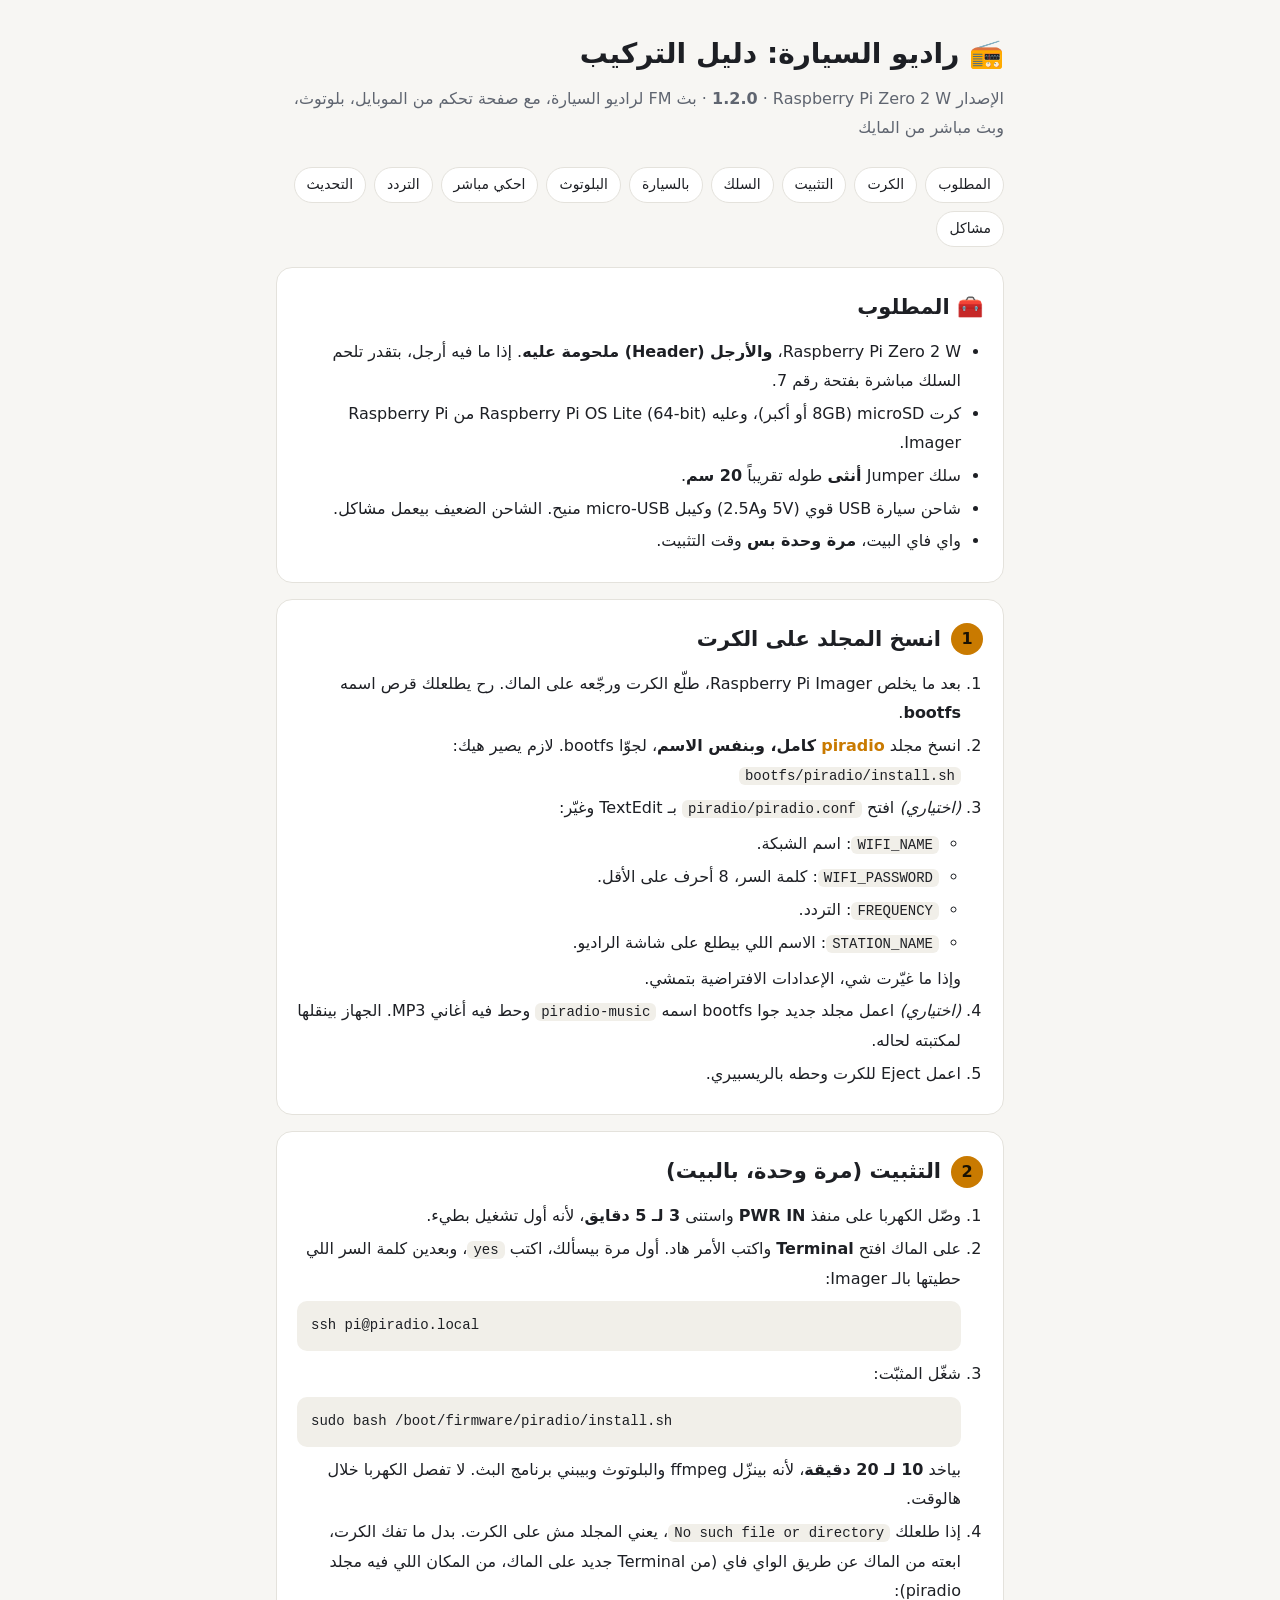
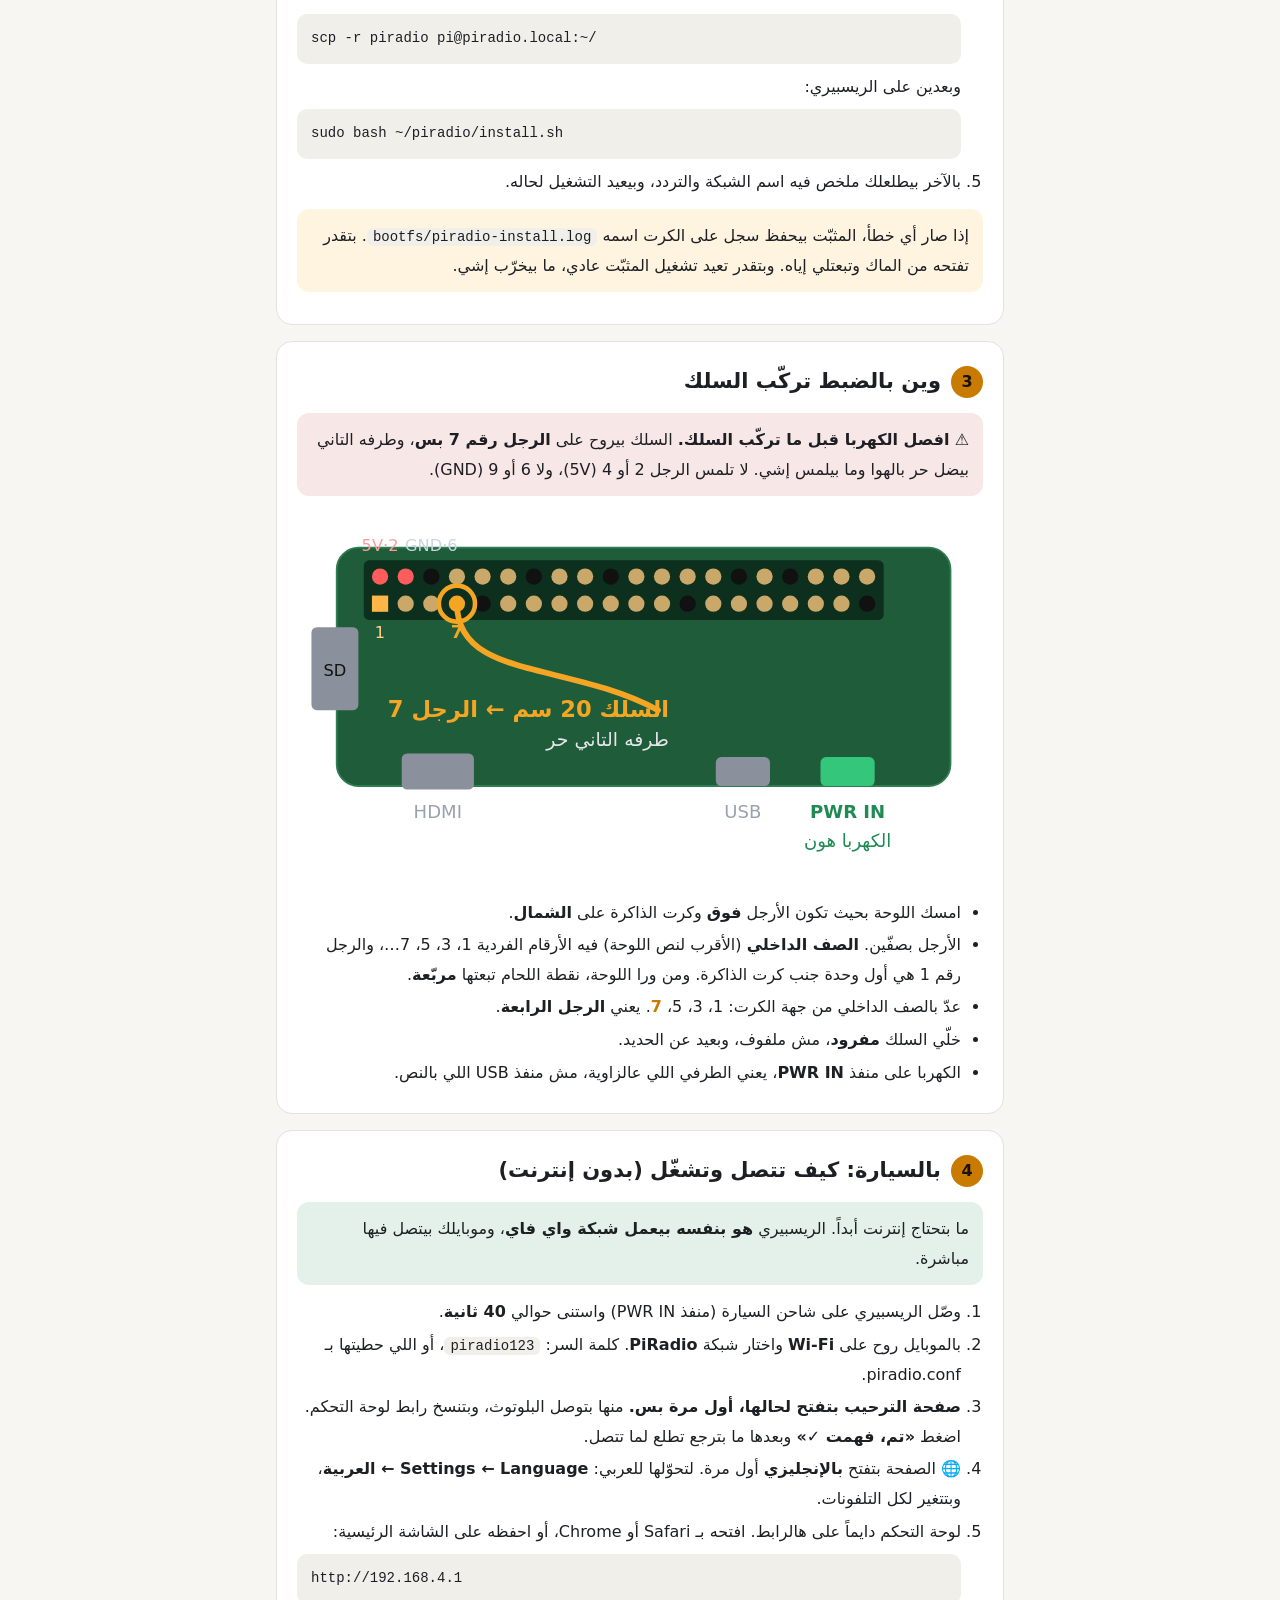
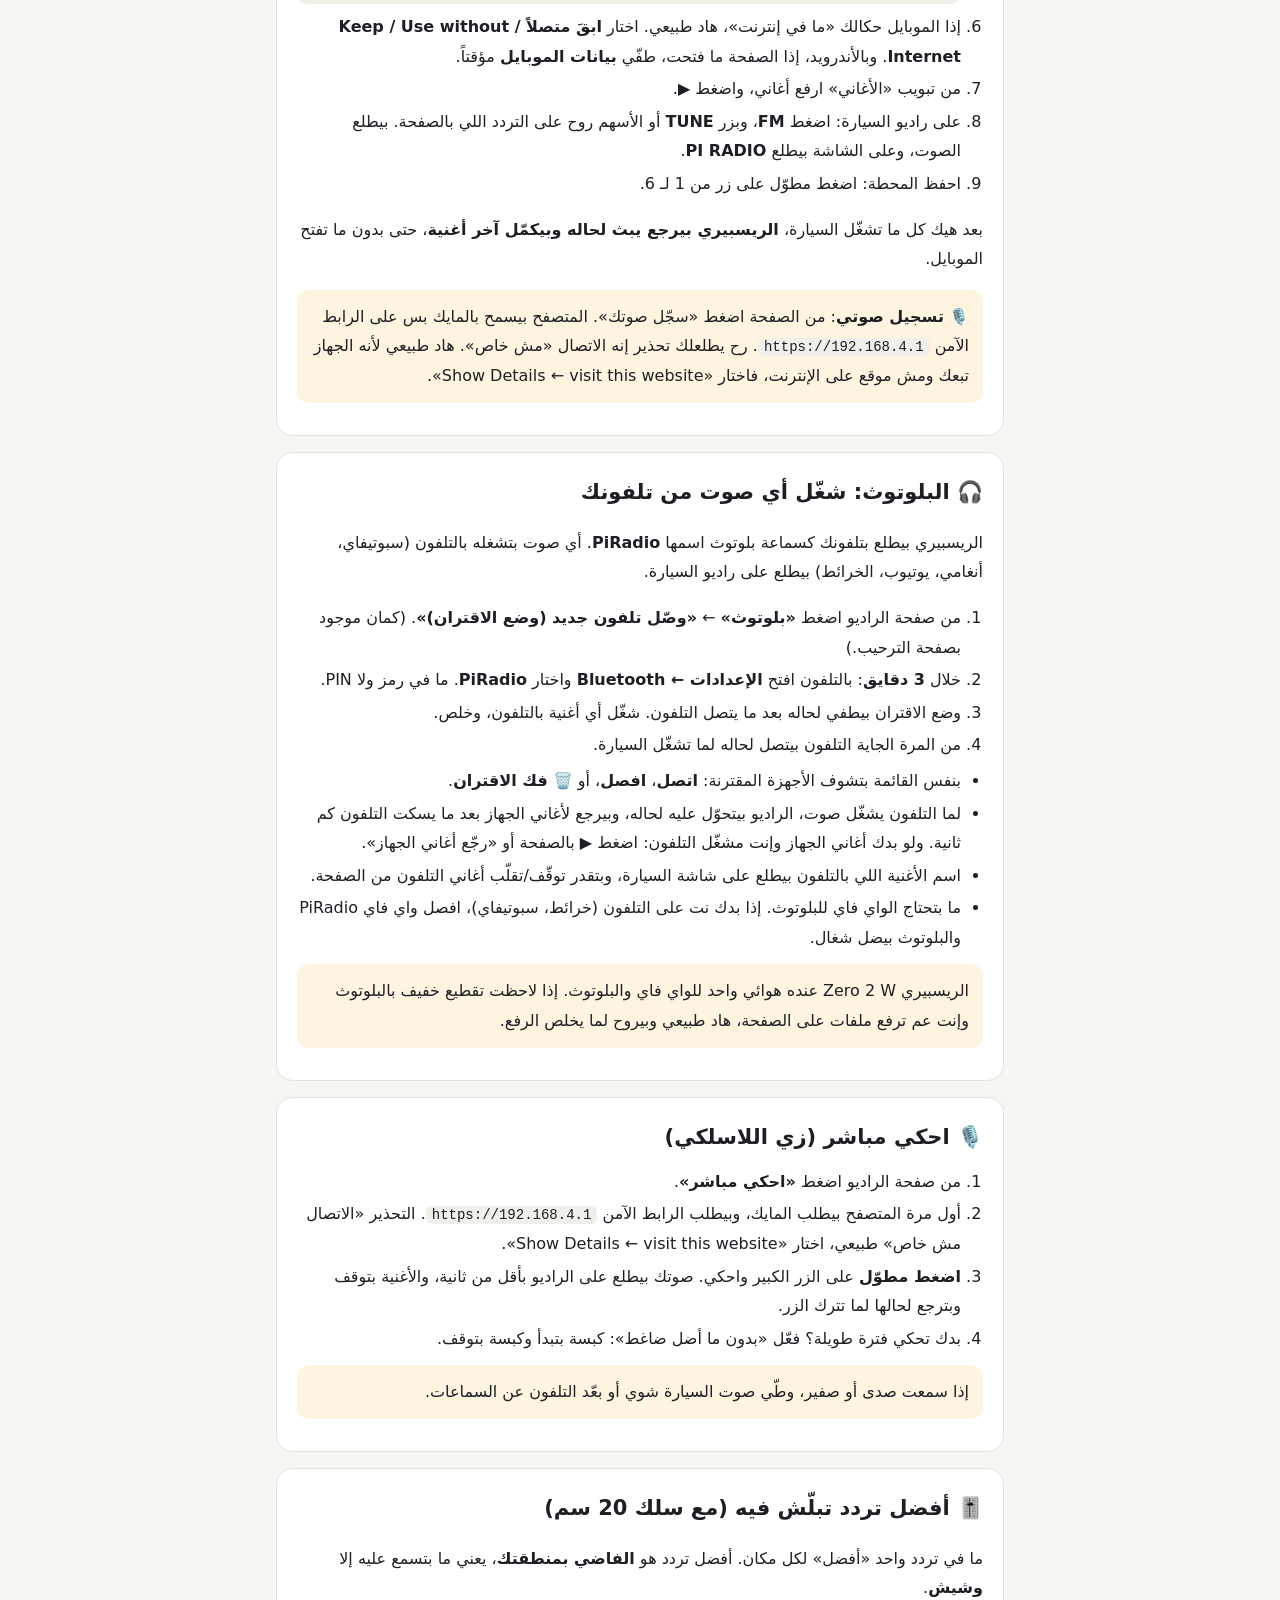
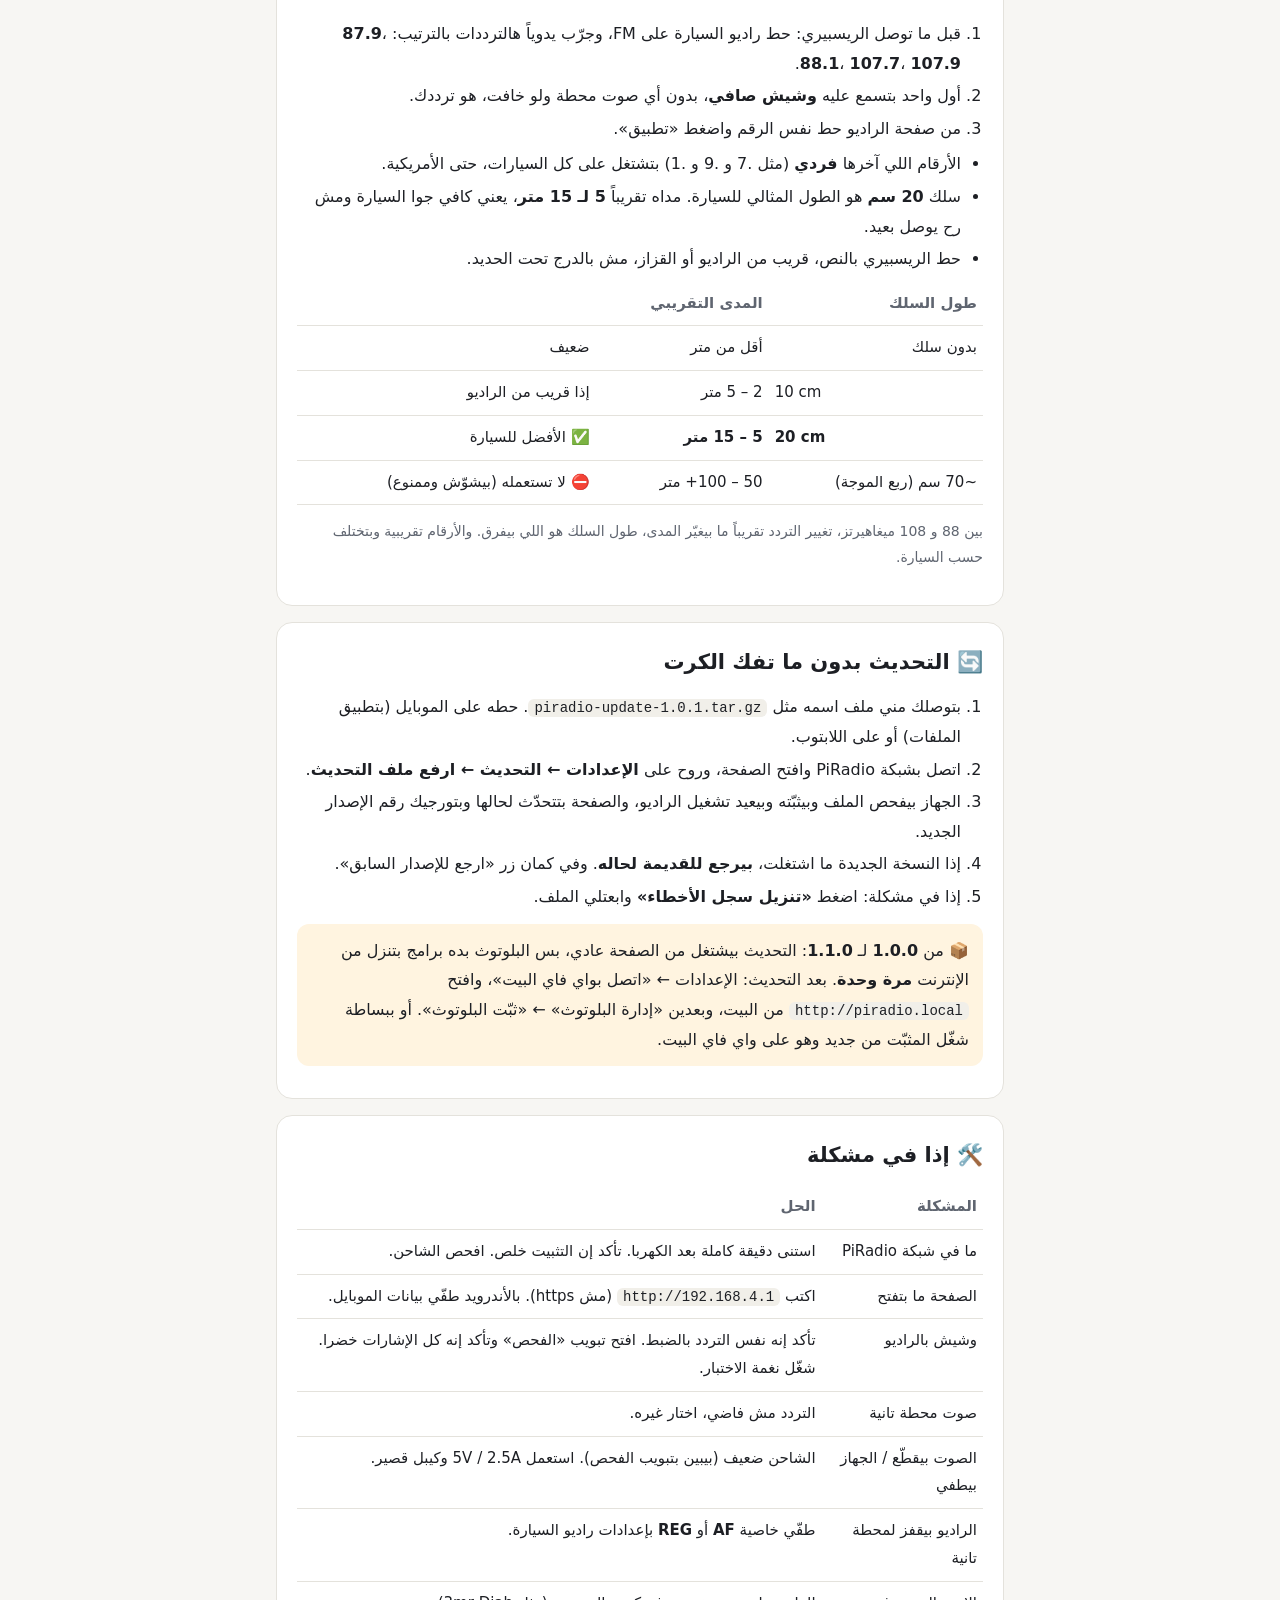
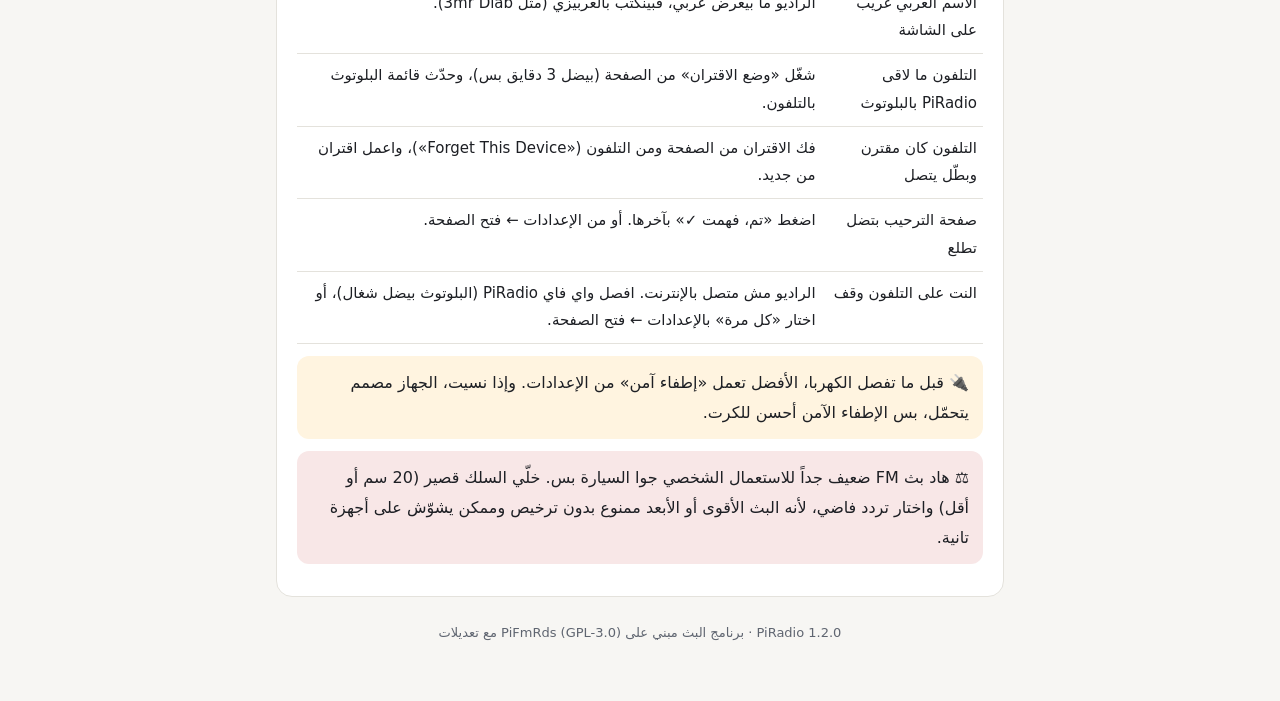
<file: دليل-التركيب.html>
<!doctype html>
<html lang="ar" dir="rtl">
<head>
<meta charset="utf-8">
<meta name="viewport" content="width=device-width, initial-scale=1">
<title>دليل راديو السيارة</title>
<style>
:root { --bg:#f7f6f3; --card:#fff; --text:#1d1f24; --muted:#5f6570; --line:#e4e2dc; --accent:#c97a00; --accent-bg:#fff4e0; --good:#1f8a52; --bad:#c43c3c; --code:#f1efe9; }
@media (prefers-color-scheme: dark) { :root:not([data-theme="light"]) { --bg:#0f1115; --card:#181b22; --text:#eef0f4; --muted:#9aa1ae; --line:#2b303b; --accent:#f5a524; --accent-bg:#2a2112; --good:#34c77b; --bad:#ff6b6b; --code:#0b0d10; } }
:root[data-theme="dark"] { --bg:#0f1115; --card:#181b22; --text:#eef0f4; --muted:#9aa1ae; --line:#2b303b; --accent:#f5a524; --accent-bg:#2a2112; --good:#34c77b; --bad:#ff6b6b; --code:#0b0d10; }
* { box-sizing: border-box; }
body { margin:0; background:var(--bg); color:var(--text); font: 16px/1.85 system-ui, -apple-system, "SF Arabic", "Segoe UI", "Noto Sans Arabic", Tahoma, sans-serif; }
main { max-width: 760px; margin: 0 auto; padding: 28px 16px 60px; }
h1 { font-size: 28px; margin: 0 0 4px; }
h2 { font-size: 21px; margin: 0 0 10px; display:flex; gap:10px; align-items:center; }
h2 .n { display:inline-grid; place-items:center; width:32px; height:32px; border-radius:50%; background:var(--accent); color:#1a1203; font-size:16px; flex:none; }
h3 { font-size: 17px; margin: 18px 0 6px; }
.lead { color: var(--muted); margin: 0 0 24px; }
section { background: var(--card); border:1px solid var(--line); border-radius: 16px; padding: 20px; margin: 0 0 16px; }
code, pre { font-family: ui-monospace, SFMono-Regular, Menlo, monospace; direction: ltr; unicode-bidi: embed; }
code { background: var(--code); padding: 1px 6px; border-radius: 6px; font-size: 14px; }
pre { background: var(--code); padding: 12px 14px; border-radius: 10px; overflow-x: auto; text-align: left; font-size: 14px; margin: 8px 0; }
.box { border-radius: 12px; padding: 12px 14px; margin: 12px 0; }
.tip { background: var(--accent-bg); }
.warn { background: color-mix(in srgb, var(--bad) 12%, transparent); }
.ok { background: color-mix(in srgb, var(--good) 12%, transparent); }
table { width:100%; border-collapse: collapse; font-size: 15px; margin: 8px 0; }
th, td { text-align: start; padding: 8px 6px; border-bottom: 1px solid var(--line); vertical-align: top; }
th { color: var(--muted); font-weight: 600; }
ol, ul { padding-inline-start: 22px; margin: 6px 0; }
li { margin: 3px 0; }
.ltr { direction: ltr; unicode-bidi: embed; }
b.a { color: var(--accent); }
svg { max-width: 100%; height: auto; display:block; margin: 10px auto; }
.toc { display:flex; flex-wrap:wrap; gap:8px; margin: 0 0 20px; }
.toc a { text-decoration:none; color:var(--text); background:var(--card); border:1px solid var(--line); padding:4px 12px; border-radius:99px; font-size:14px; }
footer { color: var(--muted); font-size: 13px; text-align:center; margin-top: 24px; }
</style>
</head>
<body>
<main>
<h1>📻 راديو السيارة: دليل التركيب</h1>
<p class="lead">الإصدار <b class="ltr">1.2.0</b> · Raspberry Pi Zero 2 W · بث FM لراديو السيارة، مع صفحة تحكم من الموبايل، بلوتوث، وبث مباشر من المايك</p>

<nav class="toc">
  <a href="#need">المطلوب</a><a href="#card">الكرت</a><a href="#install">التثبيت</a><a href="#wire">السلك</a><a href="#car">بالسيارة</a><a href="#bt">البلوتوث</a><a href="#talk">احكي مباشر</a><a href="#freq">التردد</a><a href="#update">التحديث</a><a href="#fix">مشاكل</a>
</nav>

<section id="need">
  <h2>🧰 المطلوب</h2>
  <ul>
    <li>Raspberry Pi Zero 2 W، <b>والأرجل (Header) ملحومة عليه</b>. إذا ما فيه أرجل، بتقدر تلحم السلك مباشرة بفتحة رقم 7.</li>
    <li>كرت microSD (8GB أو أكبر)، وعليه Raspberry Pi OS Lite (64-bit) من Raspberry Pi Imager.</li>
    <li>سلك Jumper <b>أنثى</b> طوله تقريباً <b>20 سم</b>.</li>
    <li>شاحن سيارة USB قوي (5V و2.5A) وكيبل micro-USB منيح. الشاحن الضعيف بيعمل مشاكل.</li>
    <li>واي فاي البيت، <b>مرة وحدة بس</b> وقت التثبيت.</li>
  </ul>
</section>

<section id="card">
  <h2><span class="n">1</span> انسخ المجلد على الكرت</h2>
  <ol>
    <li>بعد ما يخلص Raspberry Pi Imager، طلّع الكرت ورجّعه على الماك. رح يطلعلك قرص اسمه <b class="ltr">bootfs</b>.</li>
    <li>انسخ مجلد <b class="a ltr">piradio</b> <b>كامل، وبنفس الاسم</b>، لجوّا <span class="ltr">bootfs</span>. لازم يصير هيك: <code>bootfs/piradio/install.sh</code></li>
    <li><i>(اختياري)</i> افتح <code>piradio/piradio.conf</code> بـ TextEdit وغيّر:
      <ul>
        <li><code>WIFI_NAME</code>: اسم الشبكة.</li>
        <li><code>WIFI_PASSWORD</code>: كلمة السر، 8 أحرف على الأقل.</li>
        <li><code>FREQUENCY</code>: التردد.</li>
        <li><code>STATION_NAME</code>: الاسم اللي بيطلع على شاشة الراديو.</li>
      </ul>
      وإذا ما غيّرت شي، الإعدادات الافتراضية بتمشي.</li>
    <li><i>(اختياري)</i> اعمل مجلد جديد جوا <span class="ltr">bootfs</span> اسمه <code>piradio-music</code> وحط فيه أغاني MP3. الجهاز بينقلها لمكتبته لحاله.</li>
    <li>اعمل Eject للكرت وحطه بالريسبيري.</li>
  </ol>
</section>

<section id="install">
  <h2><span class="n">2</span> التثبيت (مرة وحدة، بالبيت)</h2>
  <ol>
    <li>وصّل الكهربا على منفذ <b>PWR IN</b> واستنى <b>3 لـ 5 دقايق</b>، لأنه أول تشغيل بطيء.</li>
    <li>على الماك افتح <b>Terminal</b> واكتب الأمر هاد. أول مرة بيسألك، اكتب <code>yes</code>، وبعدين كلمة السر اللي حطيتها بالـ Imager:
      <pre>ssh pi@piradio.local</pre></li>
    <li>شغّل المثبّت:
      <pre>sudo bash /boot/firmware/piradio/install.sh</pre>
      بياخد <b>10 لـ 20 دقيقة</b>، لأنه بينزّل ffmpeg والبلوتوث وبيبني برنامج البث. لا تفصل الكهربا خلال هالوقت.</li>
    <li>إذا طلعلك <code>No such file or directory</code>، يعني المجلد مش على الكرت. بدل ما تفك الكرت، ابعته من الماك عن طريق الواي فاي (من Terminal جديد على الماك، من المكان اللي فيه مجلد piradio):
      <pre>scp -r piradio pi@piradio.local:~/</pre>
      وبعدين على الريسبيري:
      <pre>sudo bash ~/piradio/install.sh</pre></li>
    <li>بالآخر بيطلعلك ملخص فيه اسم الشبكة والتردد، وبيعيد التشغيل لحاله.</li>
  </ol>
  <div class="box tip">إذا صار أي خطأ، المثبّت بيحفظ سجل على الكرت اسمه <code>bootfs/piradio-install.log</code>. بتقدر تفتحه من الماك وتبعتلي إياه. وبتقدر تعيد تشغيل المثبّت عادي، ما بيخرّب إشي.</div>
</section>

<section id="wire">
  <h2><span class="n">3</span> وين بالضبط تركّب السلك</h2>
  <div class="box warn">⚠️ <b>افصل الكهربا قبل ما تركّب السلك.</b> السلك بيروح على <b>الرجل رقم 7 بس</b>، وطرفه التاني بيضل حر بالهوا وما بيلمس إشي. لا تلمس الرجل 2 أو 4 (5V)، ولا 6 أو 9 (GND).</div>
  <svg viewBox="0 0 380 210" role="img" aria-label="رسمة الريسبيري: السلك على الرجل رقم 7">
    <rect x="22" y="22" width="340" height="132" rx="12" fill="#1f5c3a" stroke="#2f7d52"/>
    <rect x="8" y="66" width="26" height="46" rx="3" fill="#8b919c"/><text x="21" y="93" font-size="9" text-anchor="middle" fill="#111">SD</text>
    <rect x="37" y="29" width="288" height="33" rx="3" fill="#0d2f1e"/>
    <g id="pins"></g>
    <circle cx="88.6" cy="53" r="10" fill="none" stroke="#f5a524" stroke-width="2.5"/>
    <path d="M88.6 53 C 88.6 95, 150 85, 200 112" fill="none" stroke="#f5a524" stroke-width="3.2" stroke-linecap="round"/>
    <text x="206" y="116" font-size="12.5" fill="#f5a524" font-weight="700">السلك 20 سم ← الرجل 7</text>
    <text x="206" y="132" font-size="10.5" fill="#e5e7eb">طرفه التاني حر</text>
    <text x="46" y="72" font-size="9" text-anchor="middle" fill="#ffd28a">1</text>
    <text x="88.6" y="72" font-size="10" text-anchor="middle" fill="#f5a524" font-weight="700">7</text>
    <text x="46" y="24" font-size="9" text-anchor="middle" fill="#ff9b9b">2·5V</text>
    <text x="74.4" y="24" font-size="9" text-anchor="middle" fill="#cbd5e1">6·GND</text>
    <rect x="58" y="136" width="40" height="20" rx="3" fill="#8b919c"/><text x="78" y="172" font-size="10" text-anchor="middle" fill="#9aa1ae">HDMI</text>
    <rect x="232" y="138" width="30" height="16" rx="3" fill="#8b919c"/><text x="247" y="172" font-size="10" text-anchor="middle" fill="#9aa1ae">USB</text>
    <rect x="290" y="138" width="30" height="16" rx="3" fill="#34c77b"/><text x="305" y="172" font-size="10" text-anchor="middle" fill="#1f8a52" font-weight="700">PWR IN</text>
    <text x="305" y="188" font-size="10" text-anchor="middle" fill="#1f8a52">الكهربا هون</text>
  </svg>
  <ul>
    <li>امسك اللوحة بحيث تكون الأرجل <b>فوق</b> وكرت الذاكرة على <b>الشمال</b>.</li>
    <li>الأرجل بصفّين. <b>الصف الداخلي</b> (الأقرب لنص اللوحة) فيه الأرقام الفردية 1، 3، 5، 7…، والرجل رقم 1 هي أول وحدة جنب كرت الذاكرة. ومن ورا اللوحة، نقطة اللحام تبعتها <b>مربّعة</b>.</li>
    <li>عدّ بالصف الداخلي من جهة الكرت: 1، 3، 5، <b class="a">7</b>. يعني <b>الرجل الرابعة</b>.</li>
    <li>خلّي السلك <b>مفرود</b>، مش ملفوف، وبعيد عن الحديد.</li>
    <li>الكهربا على منفذ <b>PWR IN</b>، يعني الطرفي اللي عالزاوية، مش منفذ USB اللي بالنص.</li>
  </ul>
</section>

<section id="car">
  <h2><span class="n">4</span> بالسيارة: كيف تتصل وتشغّل (بدون إنترنت)</h2>
  <div class="box ok">ما بتحتاج إنترنت أبداً. الريسبيري <b>هو بنفسه بيعمل شبكة واي فاي</b>، وموبايلك بيتصل فيها مباشرة.</div>
  <ol>
    <li>وصّل الريسبيري على شاحن السيارة (منفذ PWR IN) واستنى حوالي <b>40 ثانية</b>.</li>
    <li>بالموبايل روح على <b>Wi-Fi</b> واختار شبكة <b class="ltr">PiRadio</b>. كلمة السر: <code>piradio123</code>، أو اللي حطيتها بـ piradio.conf.</li>
    <li><b>صفحة الترحيب بتفتح لحالها، أول مرة بس.</b> منها بتوصل البلوتوث، وبتنسخ رابط لوحة التحكم. اضغط <b>«تم، فهمت ✓»</b> وبعدها ما بترجع تطلع لما تتصل.</li>
    <li>🌐 الصفحة بتفتح <b>بالإنجليزي</b> أول مرة. لتحوّلها للعربي: <b>Settings ← Language ← العربية</b>، وبتتغير لكل التلفونات.</li>
    <li>لوحة التحكم دايماً على هالرابط. افتحه بـ Safari أو Chrome، أو احفظه على الشاشة الرئيسية: <pre>http://192.168.4.1</pre></li>
    <li>إذا الموبايل حكالك «ما في إنترنت»، هاد طبيعي. اختار <b>ابقَ متصلاً / Keep / Use without Internet</b>. وبالأندرويد، إذا الصفحة ما فتحت، طفّي <b>بيانات الموبايل</b> مؤقتاً.</li>
    <li>من تبويب «الأغاني» ارفع أغاني، واضغط ▶.</li>
    <li>على راديو السيارة: اضغط <b>FM</b>، وبزر <b>TUNE</b> أو الأسهم روح على التردد اللي بالصفحة. بيطلع الصوت، وعلى الشاشة بيطلع <b class="ltr">PI RADIO</b>.</li>
    <li>احفظ المحطة: اضغط مطوّل على زر من 1 لـ 6.</li>
  </ol>
  <p>بعد هيك كل ما تشغّل السيارة، <b>الريسبيري بيرجع يبث لحاله وبيكمّل آخر أغنية</b>، حتى بدون ما تفتح الموبايل.</p>
  <div class="box tip">🎙️ <b>تسجيل صوتي</b>: من الصفحة اضغط «سجّل صوتك». المتصفح بيسمح بالمايك بس على الرابط الآمن <code>https://192.168.4.1</code>. رح يطلعلك تحذير إنه الاتصال «مش خاص». هاد طبيعي لأنه الجهاز تبعك ومش موقع على الإنترنت، فاختار «Show Details ← visit this website».</div>
</section>

<section id="bt">
  <h2>🎧 البلوتوث: شغّل أي صوت من تلفونك</h2>
  <p>الريسبيري بيطلع بتلفونك كسماعة بلوتوث اسمها <b class="ltr">PiRadio</b>. أي صوت بتشغله بالتلفون (سبوتيفاي، أنغامي، يوتيوب، الخرائط) بيطلع على راديو السيارة.</p>
  <ol>
    <li>من صفحة الراديو اضغط <b>«بلوتوث»</b> ← <b>«وصّل تلفون جديد (وضع الاقتران)»</b>. (كمان موجود بصفحة الترحيب.)</li>
    <li>خلال <b>3 دقايق</b>: بالتلفون افتح <b>الإعدادات ← Bluetooth</b> واختار <b class="ltr">PiRadio</b>. ما في رمز ولا PIN.</li>
    <li>وضع الاقتران بيطفي لحاله بعد ما يتصل التلفون. شغّل أي أغنية بالتلفون، وخلص.</li>
    <li>من المرة الجاية التلفون بيتصل لحاله لما تشغّل السيارة.</li>
  </ol>
  <ul>
    <li>بنفس القائمة بتشوف الأجهزة المقترنة: <b>اتصل</b>، <b>افصل</b>، أو 🗑️ <b>فك الاقتران</b>.</li>
    <li>لما التلفون يشغّل صوت، الراديو بيتحوّل عليه لحاله، وبيرجع لأغاني الجهاز بعد ما يسكت التلفون كم ثانية. ولو بدك أغاني الجهاز وإنت مشغّل التلفون: اضغط ▶ بالصفحة أو «رجّع أغاني الجهاز».</li>
    <li>اسم الأغنية اللي بالتلفون بيطلع على شاشة السيارة، وبتقدر توقّف/تقلّب أغاني التلفون من الصفحة.</li>
    <li>ما بتحتاج الواي فاي للبلوتوث. إذا بدك نت على التلفون (خرائط، سبوتيفاي)، افصل واي فاي PiRadio والبلوتوث بيضل شغال.</li>
  </ul>
  <div class="box tip">الريسبيري Zero 2 W عنده هوائي واحد للواي فاي والبلوتوث. إذا لاحظت تقطيع خفيف بالبلوتوث وإنت عم ترفع ملفات على الصفحة، هاد طبيعي وبيروح لما يخلص الرفع.</div>
</section>

<section id="talk">
  <h2>🎙️ احكي مباشر (زي اللاسلكي)</h2>
  <ol>
    <li>من صفحة الراديو اضغط <b>«احكي مباشر»</b>.</li>
    <li>أول مرة المتصفح بيطلب المايك، وبيطلب الرابط الآمن <code>https://192.168.4.1</code>. التحذير «الاتصال مش خاص» طبيعي، اختار «Show Details ← visit this website».</li>
    <li><b>اضغط مطوّل</b> على الزر الكبير واحكي. صوتك بيطلع على الراديو بأقل من ثانية، والأغنية بتوقف وبترجع لحالها لما تترك الزر.</li>
    <li>بدك تحكي فترة طويلة؟ فعّل «بدون ما أضل ضاغط»: كبسة بتبدأ وكبسة بتوقف.</li>
  </ol>
  <div class="box tip">إذا سمعت صدى أو صفير، وطّي صوت السيارة شوي أو بعّد التلفون عن السماعات.</div>
</section>

<section id="freq">
  <h2>🎚️ أفضل تردد تبلّش فيه (مع سلك 20 سم)</h2>
  <p>ما في تردد واحد «أفضل» لكل مكان. أفضل تردد هو <b>الفاضي بمنطقتك</b>، يعني ما بتسمع عليه إلا <b>وشيش</b>.</p>
  <ol>
    <li>قبل ما توصل الريسبيري: حط راديو السيارة على FM، وجرّب يدوياً هالترددات بالترتيب: <b class="ltr">87.9</b>، <b class="ltr">88.1</b>، <b class="ltr">107.7</b>، <b class="ltr">107.9</b>.</li>
    <li>أول واحد بتسمع عليه <b>وشيش صافي</b>، بدون أي صوت محطة ولو خافت، هو ترددك.</li>
    <li>من صفحة الراديو حط نفس الرقم واضغط «تطبيق».</li>
  </ol>
  <ul>
    <li>الأرقام اللي آخرها <b>فردي</b> (مثل .7 و .9 و .1) بتشتغل على كل السيارات، حتى الأمريكية.</li>
    <li>سلك <b>20 سم</b> هو الطول المثالي للسيارة. مداه تقريباً <b>5 لـ 15 متر</b>، يعني كافي جوا السيارة ومش رح يوصل بعيد.</li>
    <li>حط الريسبيري بالنص، قريب من الراديو أو القزاز، مش بالدرج تحت الحديد.</li>
  </ul>
  <table>
    <thead><tr><th>طول السلك</th><th>المدى التقريبي</th><th></th></tr></thead>
    <tbody>
      <tr><td>بدون سلك</td><td>أقل من متر</td><td>ضعيف</td></tr>
      <tr><td class="ltr">10 cm</td><td>2 – 5 متر</td><td>إذا قريب من الراديو</td></tr>
      <tr><td class="ltr"><b>20 cm</b></td><td><b>5 – 15 متر</b></td><td>✅ الأفضل للسيارة</td></tr>
      <tr><td>~70 سم (ربع الموجة)</td><td>50 – 100+ متر</td><td>⛔ لا تستعمله (بيشوّش وممنوع)</td></tr>
    </tbody>
  </table>
  <p style="color:var(--muted);font-size:14px">بين 88 و 108 ميغاهيرتز، تغيير التردد تقريباً ما بيغيّر المدى، طول السلك هو اللي بيفرق. والأرقام تقريبية وبتختلف حسب السيارة.</p>
</section>

<section id="update">
  <h2>🔄 التحديث بدون ما تفك الكرت</h2>
  <ol>
    <li>بتوصلك مني ملف اسمه مثل <code>piradio-update-1.0.1.tar.gz</code>. حطه على الموبايل (بتطبيق الملفات) أو على اللابتوب.</li>
    <li>اتصل بشبكة PiRadio وافتح الصفحة، وروح على <b>الإعدادات ← التحديث ← ارفع ملف التحديث</b>.</li>
    <li>الجهاز بيفحص الملف وبيثبّته وبيعيد تشغيل الراديو، والصفحة بتتحدّث لحالها وبتورجيك رقم الإصدار الجديد.</li>
    <li>إذا النسخة الجديدة ما اشتغلت، <b>بيرجع للقديمة لحاله</b>. وفي كمان زر «ارجع للإصدار السابق».</li>
    <li>إذا في مشكلة: اضغط <b>«تنزيل سجل الأخطاء»</b> وابعتلي الملف.</li>
  </ol>
  <div class="box tip">📦 من <b class="ltr">1.0.0</b> لـ <b class="ltr">1.1.0</b>: التحديث بيشتغل من الصفحة عادي، بس البلوتوث بده برامج بتنزل من الإنترنت <b>مرة وحدة</b>. بعد التحديث: الإعدادات ← «اتصل بواي فاي البيت»، وافتح <code>http://piradio.local</code> من البيت، وبعدين «إدارة البلوتوث» ← «ثبّت البلوتوث». أو ببساطة شغّل المثبّت من جديد وهو على واي فاي البيت.</div>
</section>

<section id="fix">
  <h2>🛠️ إذا في مشكلة</h2>
  <table>
    <thead><tr><th>المشكلة</th><th>الحل</th></tr></thead>
    <tbody>
      <tr><td>ما في شبكة PiRadio</td><td>استنى دقيقة كاملة بعد الكهربا. تأكد إن التثبيت خلص. افحص الشاحن.</td></tr>
      <tr><td>الصفحة ما بتفتح</td><td>اكتب <code>http://192.168.4.1</code> (مش https). بالأندرويد طفّي بيانات الموبايل.</td></tr>
      <tr><td>وشيش بالراديو</td><td>تأكد إنه نفس التردد بالضبط. افتح تبويب «الفحص» وتأكد إنه كل الإشارات خضرا. شغّل نغمة الاختبار.</td></tr>
      <tr><td>صوت محطة تانية</td><td>التردد مش فاضي، اختار غيره.</td></tr>
      <tr><td>الصوت بيقطّع / الجهاز بيطفي</td><td>الشاحن ضعيف (بيبين بتبويب الفحص). استعمل 5V / 2.5A وكيبل قصير.</td></tr>
      <tr><td>الراديو بيقفز لمحطة تانية</td><td>طفّي خاصية <b>AF</b> أو <b>REG</b> بإعدادات راديو السيارة.</td></tr>
      <tr><td>الاسم العربي غريب على الشاشة</td><td>الراديو ما بيعرض عربي، فبينكتب بالعربيزي (مثل 3mr Diab).</td></tr>
      <tr><td>التلفون ما لاقى PiRadio بالبلوتوث</td><td>شغّل «وضع الاقتران» من الصفحة (بيضل 3 دقايق بس)، وحدّث قائمة البلوتوث بالتلفون.</td></tr>
      <tr><td>التلفون كان مقترن وبطّل يتصل</td><td>فك الاقتران من الصفحة ومن التلفون («Forget This Device»)، واعمل اقتران من جديد.</td></tr>
      <tr><td>صفحة الترحيب بتضل تطلع</td><td>اضغط «تم، فهمت ✓» بآخرها. أو من الإعدادات ← فتح الصفحة.</td></tr>
      <tr><td>النت على التلفون وقف</td><td>الراديو مش متصل بالإنترنت. افصل واي فاي PiRadio (البلوتوث بيضل شغال)، أو اختار «كل مرة» بالإعدادات ← فتح الصفحة.</td></tr>
    </tbody>
  </table>
  <div class="box tip">🔌 قبل ما تفصل الكهربا، الأفضل تعمل «إطفاء آمن» من الإعدادات. وإذا نسيت، الجهاز مصمم يتحمّل، بس الإطفاء الآمن أحسن للكرت.</div>
  <div class="box warn">⚖️ هاد بث FM ضعيف جداً للاستعمال الشخصي جوا السيارة بس. خلّي السلك قصير (20 سم أو أقل) واختار تردد فاضي، لأنه البث الأقوى أو الأبعد ممنوع بدون ترخيص وممكن يشوّش على أجهزة تانية.</div>
</section>

<footer>PiRadio 1.2.0 · برنامج البث مبني على PiFmRds (GPL-3.0) مع تعديلات</footer>
</main>
<script>
// draw the 2x20 header pins
(function () {
  var g = document.getElementById("pins"), x0 = 46, dx = 14.2, out = "";
  for (var i = 0; i < 20; i++) {
    var odd = 2 * i + 1, even = 2 * i + 2;
    var col = function (n) { return n === 7 ? "#f5a524" : (n === 2 || n === 4) ? "#ff5d5d" : n === 1 ? "#ffb547" : [6, 9, 14, 20, 25, 30, 34, 39].indexOf(n) >= 0 ? "#111" : "#c9a86a"; };
    out += '<rect x="' + (x0 + i * dx - 4.5) + '" y="48.5" width="9" height="9" rx="' + (odd === 1 ? 0 : 4.5) + '" fill="' + col(odd) + '"/>';
    out += '<rect x="' + (x0 + i * dx - 4.5) + '" y="33.5" width="9" height="9" rx="4.5" fill="' + col(even) + '"/>';
  }
  g.innerHTML = out;
})();
</script>
</body>
</html>
</file>
